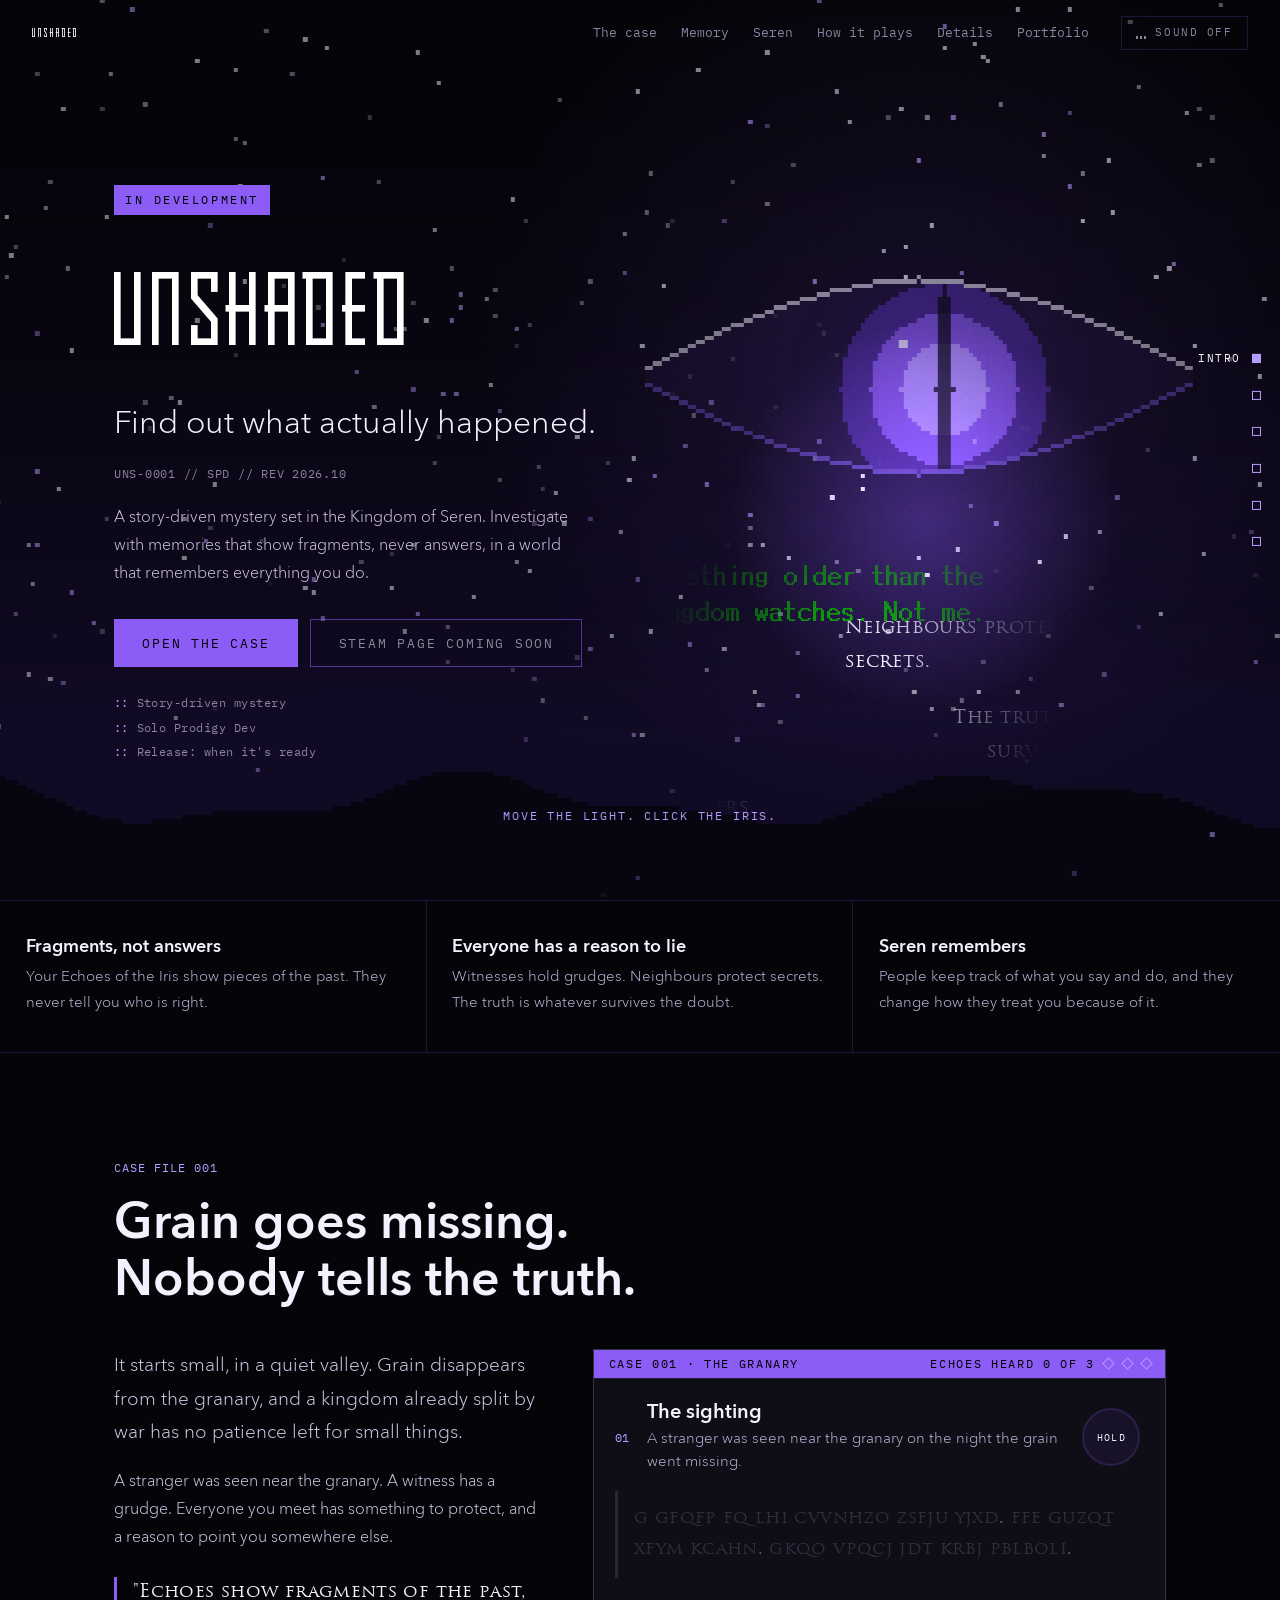
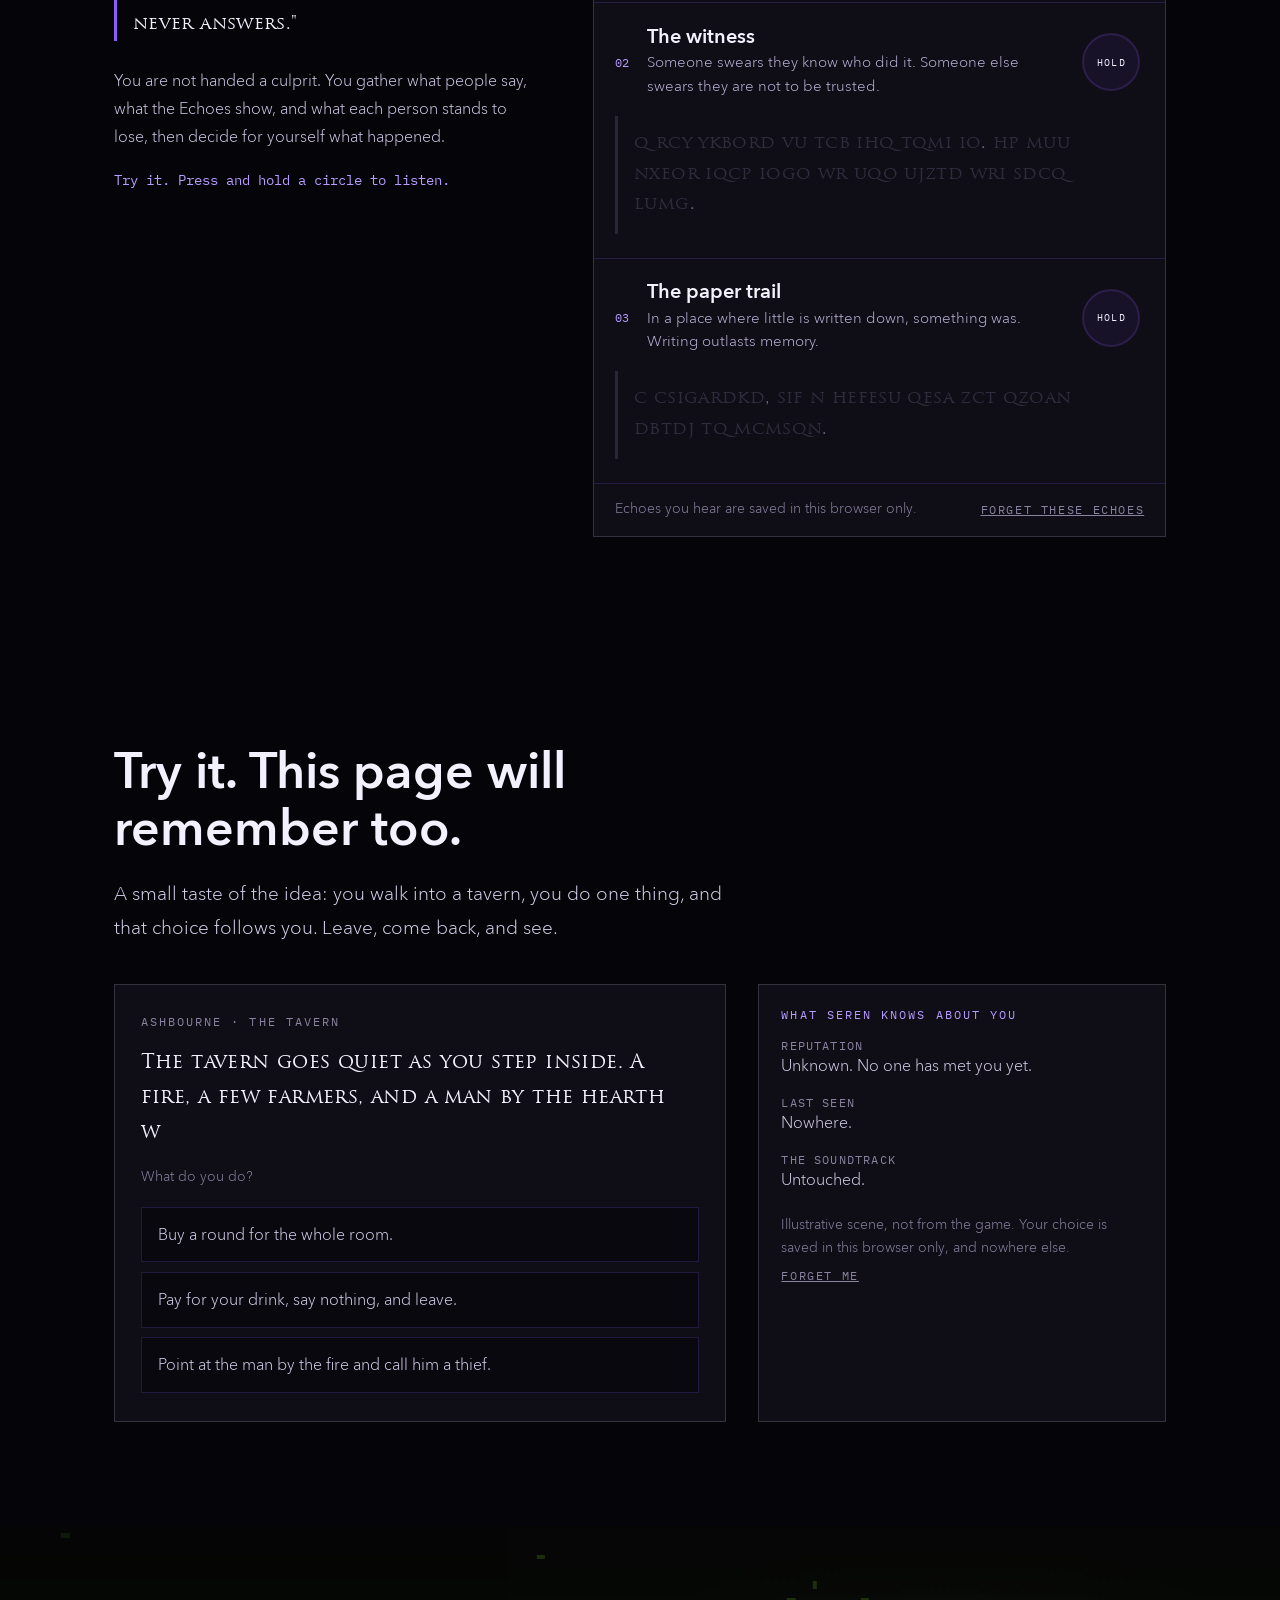
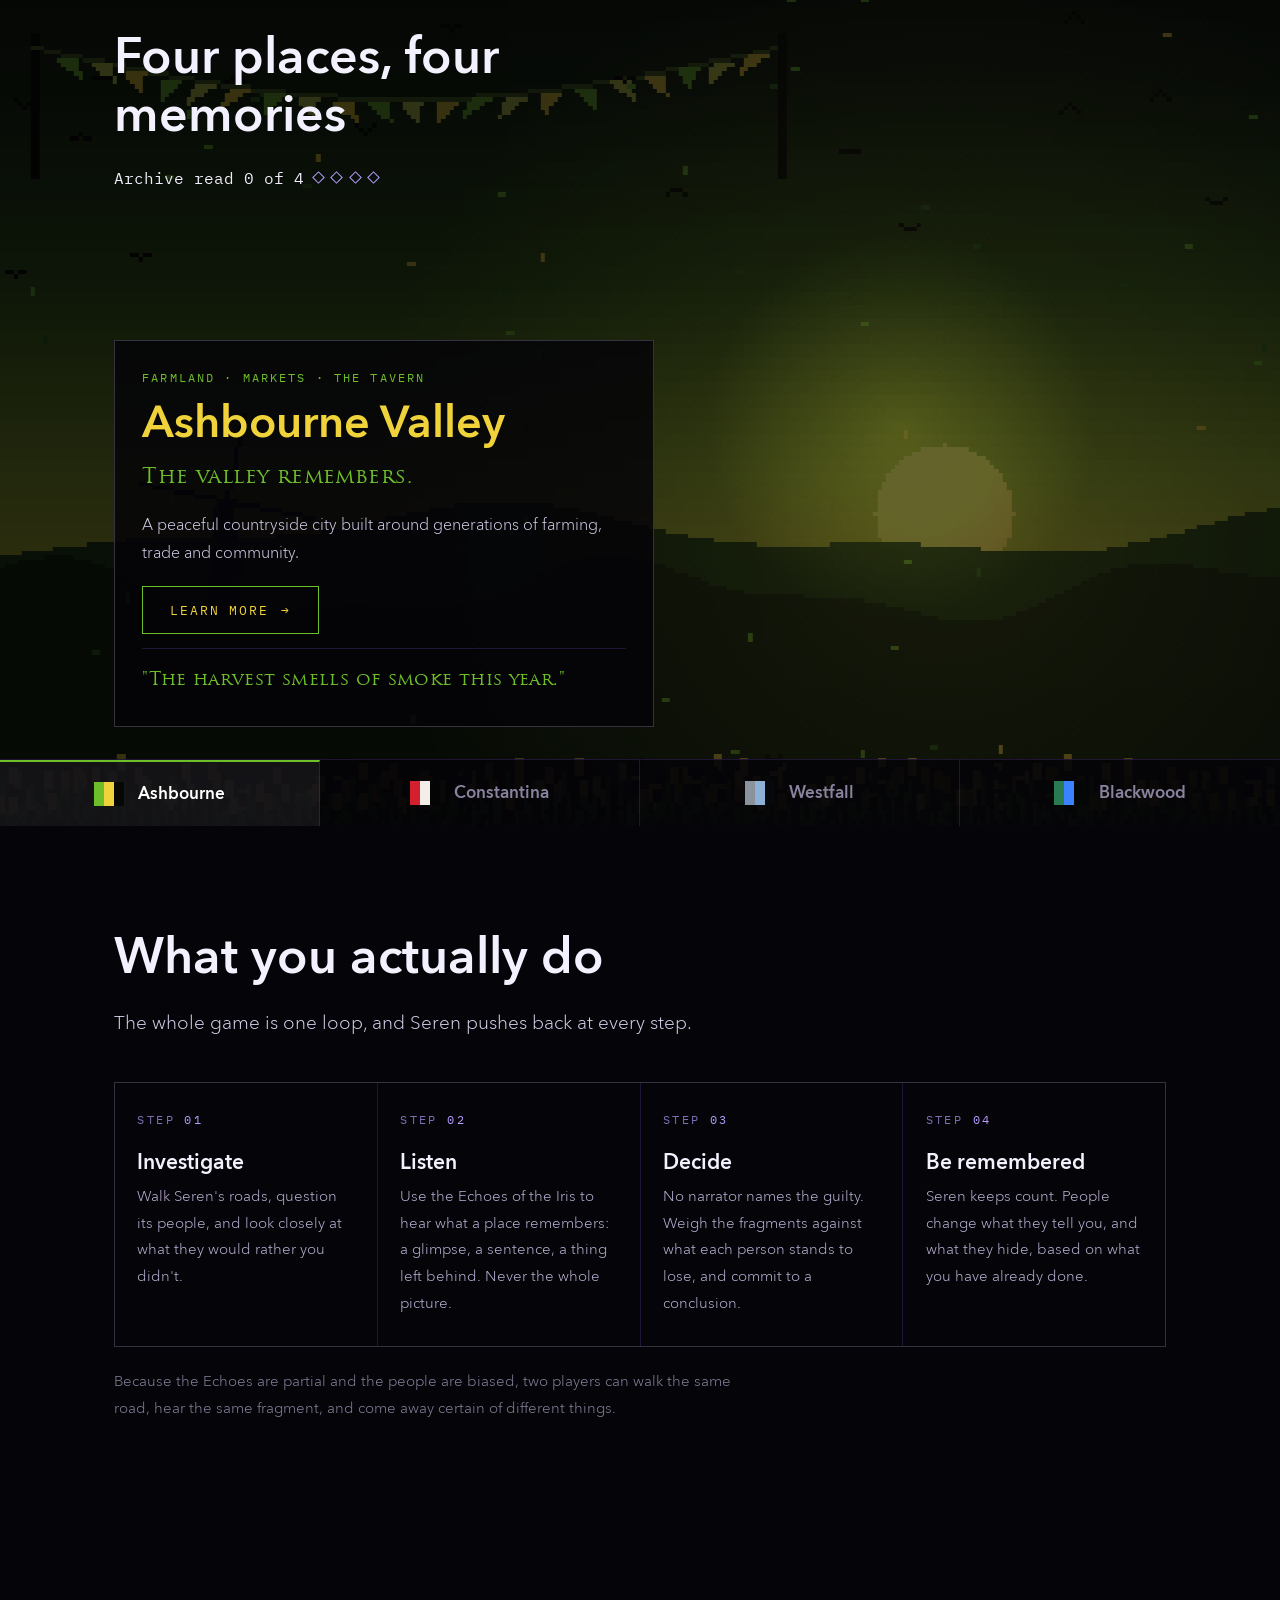
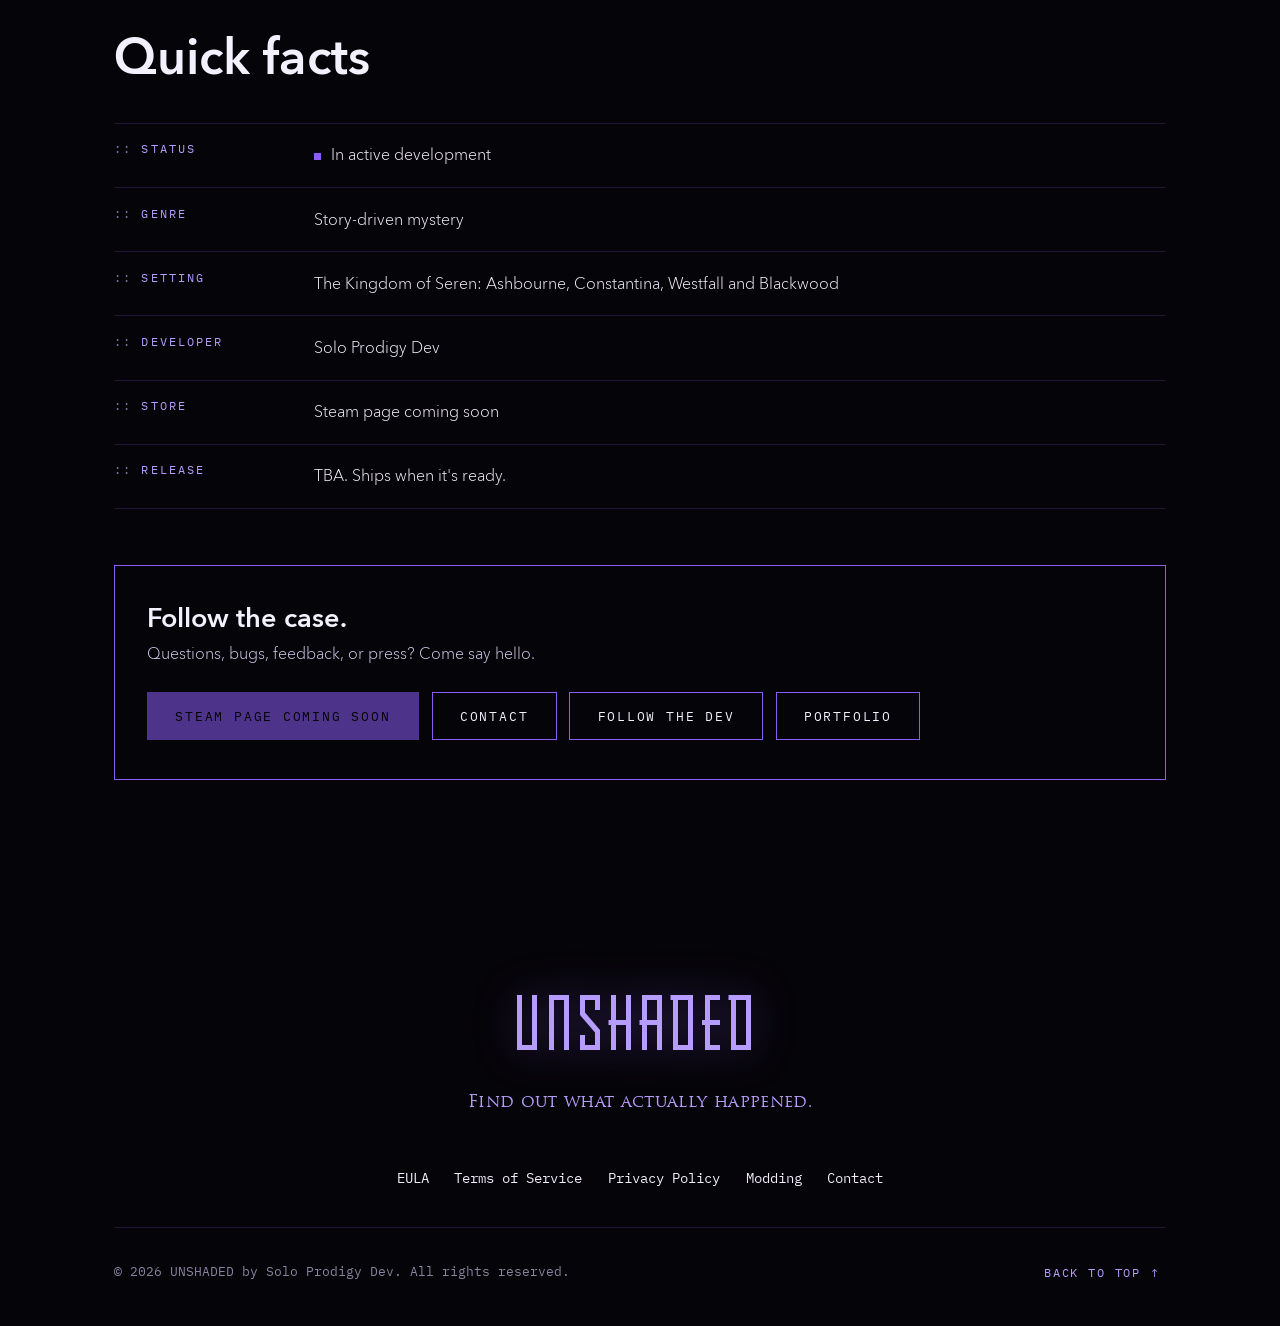
<file: unshaded/index.html>
<!DOCTYPE html>
<html lang="en">
<head>
<meta charset="UTF-8">
<meta name="viewport" content="width=device-width, initial-scale=1">
<title>UNSHADED | Story-Driven Mystery Game | Solo Prodigy Dev</title>
<meta name="description" content="UNSHADED is a story-driven mystery set in the Kingdom of Seren. Memories show fragments, never answers, and the world remembers what you do.">
<meta name="theme-color" content="#050408">
<meta name="color-scheme" content="dark">
<link rel="canonical" href="https://soloprodigydev.github.io/unshaded/">
<link rel="apple-touch-icon" href="../logo.png">
<meta property="og:type" content="website">
<meta property="og:site_name" content="UNSHADED">
<meta property="og:title" content="UNSHADED: find out what actually happened">
<meta property="og:description" content="A story-driven mystery in the Kingdom of Seren. Echoes show fragments, never answers. Everyone has a reason to lie.">
<meta property="og:url" content="https://soloprodigydev.github.io/unshaded/">
<meta property="og:image" content="https://soloprodigydev.github.io/unshaded/og.png">
<meta name="twitter:card" content="summary_large_image">
<meta name="twitter:title" content="UNSHADED: find out what actually happened">
<meta name="twitter:description" content="A story-driven mystery in the Kingdom of Seren. Echoes show fragments, never answers. Everyone has a reason to lie.">
<meta name="twitter:image" content="https://soloprodigydev.github.io/unshaded/og.png">
<script type="application/ld+json">{"@context":"https://schema.org","@graph":[{"@type":"Organization","@id":"https://soloprodigydev.github.io/#studio","name":"Solo Prodigy Dev","url":"https://soloprodigydev.github.io/","logo":"https://soloprodigydev.github.io/logo.png","email":"soloprodigydev@gmail.com","sameAs":["https://github.com/soloprodigydev","https://beacons.ai/soloprodigy"]},{"@type":"VideoGame","@id":"https://soloprodigydev.github.io/unshaded/#game","name":"UNSHADED","url":"https://soloprodigydev.github.io/unshaded/","description":"A story-driven mystery set in the Kingdom of Seren. Echoes of the Iris show fragments of the past, never answers, and the people of Seren remember what you do.","genre":["Mystery","Story-driven","Adventure"],"gamePlatform":"PC (Steam)","image":"https://soloprodigydev.github.io/unshaded/og.png","publisher":{"@id":"https://soloprodigydev.github.io/#studio"},"author":{"@id":"https://soloprodigydev.github.io/#studio"}}]}</script>
<link rel="icon" href="../logo.png">
<style>
@font-face{font-family:Avenir;src:local('AvenirNextWorld-Light'),url(../fonts/AvenirNextWorld-Light.woff) format('woff');font-weight:300;font-display:swap}
@font-face{font-family:Avenir;src:local('AvenirNextWorld-Demi'),url(../fonts/AvenirNextWorld-Demi.woff) format('woff');font-weight:600;font-display:swap}
@font-face{font-family:Trajan;src:local('TrajanPro-Regular'),url(../fonts/TrajanPro-Regular.woff) format('woff');font-weight:400;font-display:swap}
@font-face{font-family:Pixelopolis;src:url(../fonts/Pixelopolis_9000.woff) format('woff');font-display:swap}
@font-face{font-family:Plex;src:url(../fonts/IBMPlexMono-Regular.woff) format('woff');font-weight:400;font-display:swap}
@font-face{font-family:Plex;src:url(../fonts/IBMPlexMono-SemiBold.woff) format('woff');font-weight:600;font-display:swap}
@font-face{font-family:Dotum;src:url(../fonts/dotumche-pixel.woff) format('woff');font-display:swap}

/*
  FONT SYSTEM  (same as the portfolio)
  Avenir Demi    headings          h1-h3, .hd
  Avenir Light   body              default
  Plex           UI / metadata     .mono, nav, labels
  Pixelopolis    UNSHADED brand    .pix
  Trajan         in-world text     .world   (echoes, whispers, dialogue)
  Dotum          the Ancient       .ancient
*/
@property --acc{syntax:'<color>';inherits:true;initial-value:#8b5cf6}
@property --acc2{syntax:'<color>';inherits:true;initial-value:#f4f1ff}
@property --acc3{syntax:'<color>';inherits:true;initial-value:#4b2a9e}
@property --ac{syntax:'<color>';inherits:true;initial-value:#8b5cf6}
:root{transition:--ac .9s}
:root{--ink:#050408;--bone:#f1ecfa;--dim:#8a829f;--line:rgba(139,92,246,.2);--acc:#8b5cf6;--acc2:#f4f1ff;--acc3:#4b2a9e;--glow:#b79cff}
*{margin:0;padding:0;box-sizing:border-box}
html{scroll-behavior:smooth}
body{background:var(--ink);color:var(--bone);font:300 16px/1.75 Avenir,'Avenir Next',system-ui,sans-serif;overflow-x:hidden}
a{color:var(--glow)}
:focus-visible{outline:2px solid var(--glow);outline-offset:3px}
button{font:inherit;color:inherit;background:none;border:0;cursor:pointer}
.pix{font-family:Pixelopolis,monospace;-webkit-font-smoothing:none;font-weight:400}
h1,h2,h3,.hd{font-family:Avenir,'Avenir Next',system-ui,sans-serif;font-weight:600;line-height:1.15}
.mono,header nav a,.eyebrow,.stamp,.meta,footer,.sound,.rail a,.tracker,.hintline,.lamp-hint{font-family:Plex,monospace;font-weight:400}
.world{font-family:Trajan,'Trajan Pro',Georgia,serif;font-weight:400;letter-spacing:.02em}
.ancient{font-family:Dotum,Plex,monospace;color:#0ABF00}
.wrap{width:100%;max-width:1100px;margin:0 auto;padding:0 1.5rem}
.eyebrow{font-size:.78rem;letter-spacing:.2em;text-transform:uppercase;color:var(--glow);margin-bottom:1rem;display:flex;align-items:center;gap:.9rem}
.eyebrow::after{content:"";width:48px;height:1px;background:var(--acc);opacity:.6}
h2{font-size:clamp(1.9rem,4.6vw,3.1rem);color:var(--acc2);margin-bottom:1.2rem;max-width:20ch}
.lead{font-size:1.2rem;color:#d6cfeb;max-width:58ch}
section{position:relative;padding:6.5rem 0}
.rv{opacity:0;transform:translateY(22px);transition:opacity .8s,transform .8s cubic-bezier(.2,.8,.2,1)}
.rv.in{opacity:1;transform:none}
.sr{position:absolute;width:1px;height:1px;overflow:hidden;clip:rect(0 0 0 0);white-space:nowrap}

/* progress + header + rail + sound */
.prog{position:fixed;top:0;left:0;right:0;height:2px;z-index:70;background:linear-gradient(90deg,var(--acc3),var(--glow));transform:scaleX(0);transform-origin:left;box-shadow:0 0 calc(var(--beat,0)*16px) var(--glow)}
header{position:fixed;top:0;left:0;right:0;z-index:50;display:flex;justify-content:space-between;align-items:center;gap:.6rem 2rem;flex-wrap:wrap;padding:1rem 2rem;background:linear-gradient(rgba(5,4,8,.92),rgba(5,4,8,0));transition:background .4s}
header.solid{background:rgba(5,4,8,.9);backdrop-filter:blur(14px);-webkit-backdrop-filter:blur(14px);border-bottom:1px solid var(--line)}
header .brand{font-size:1.05rem;letter-spacing:.12em;color:#fff;text-decoration:none}
header nav{display:flex;flex-wrap:wrap;gap:.1rem 1.5rem;margin-left:auto}
header nav a{color:var(--dim);text-decoration:none;font-size:.82rem;transition:color .25s}
header nav a:hover,header nav a.on{color:#fff}
header nav a.on{text-decoration:underline;text-decoration-color:var(--acc);text-underline-offset:6px}
.rail{position:fixed;right:1.2rem;top:50%;transform:translateY(-50%);z-index:40;display:none;flex-direction:column;gap:1.1rem;align-items:flex-end}
.rail a{display:flex;align-items:center;gap:.7rem;color:var(--dim);text-decoration:none;font-size:.68rem;letter-spacing:.14em;text-transform:uppercase}
.rail a span{opacity:0;transform:translateX(6px);transition:opacity .3s,transform .3s}
.rail a i{width:9px;height:9px;border:1px solid var(--glow);transform:rotate(45deg);transition:background .3s,box-shadow .3s}
.rail a:hover span,.rail a.on span{opacity:1;transform:none;color:#fff}
.rail a.on i{background:var(--glow);box-shadow:0 0 12px var(--glow)}
@media(min-width:1200px){.rail{display:flex}}
.sound{display:flex;align-items:center;gap:.6rem;padding:.4rem .9rem;font-size:.7rem;letter-spacing:.14em;text-transform:uppercase;color:var(--dim);border:1px solid var(--line);border-radius:999px;transition:color .3s,border-color .3s}
.sound:hover{color:#fff;border-color:var(--acc)}
.sound[aria-pressed=true]{color:#fff;border-color:var(--glow)}
.sound .bars{display:flex;align-items:flex-end;gap:2px;height:12px}
.sound .bars i{width:2px;height:3px;background:currentColor}
.sound[aria-pressed=true] .bars i{animation:eq 1.1s ease-in-out infinite}
.sound .bars i:nth-child(2){animation-delay:-.4s}.sound .bars i:nth-child(3){animation-delay:-.8s}
@keyframes eq{0%,100%{height:3px}50%{height:12px}}
.sound.live .bars i{animation:none;transition:height .08s linear}
.sndwrap{display:flex;align-items:center;gap:.8rem}
.vol{width:74px;height:14px;accent-color:var(--glow);cursor:pointer;display:none}
.sound[aria-pressed=true]+.vol{display:block}

/* hero: the page is in shade, your cursor is the light */
.hero{min-height:100svh;display:flex;align-items:center;position:relative;overflow:hidden;padding:7rem 0 4rem;touch-action:pan-y}
#sky{position:absolute;inset:0;width:100%;height:100%;image-rendering:pixelated;image-rendering:crisp-edges;z-index:0}
.hero::after{content:"";position:absolute;inset:0;z-index:1;pointer-events:none;background:radial-gradient(ellipse 85% 75% at 60% 45%,transparent 40%,rgba(5,4,8,.7) 100%),linear-gradient(90deg,rgba(5,4,8,.72) 0%,rgba(5,4,8,.3) 45%,transparent 75%),linear-gradient(transparent 70%,var(--ink))}
.whispers{position:absolute;inset:0;z-index:2;pointer-events:none;-webkit-mask-image:radial-gradient(circle 200px at var(--lx,30%) var(--ly,60%),#000 12%,transparent 100%);mask-image:radial-gradient(circle 200px at var(--lx,30%) var(--ly,60%),#000 12%,transparent 100%)}
.whispers p{position:absolute;max-width:26ch;font-size:clamp(.95rem,1.5vw,1.3rem);color:var(--acc2);text-shadow:0 0 18px rgba(183,156,255,.8)}
.whispers p.ancient{color:#0ABF00;text-shadow:0 0 14px rgba(10,191,0,.7);font-size:clamp(1rem,1.6vw,1.4rem)}
.hero::before{content:"";position:absolute;inset:0;z-index:2;pointer-events:none;background:radial-gradient(circle 170px at var(--lx,30%) var(--ly,60%),rgba(183,156,255,.2),rgba(139,92,246,.07) 55%,transparent)}
.hero .wrap{position:relative;z-index:3}
.stamp{display:inline-block;font-size:.72rem;letter-spacing:.22em;text-transform:uppercase;color:var(--glow);border:1px solid var(--glow);padding:.35rem .8rem;transform:rotate(-2.5deg);margin-bottom:1.6rem}
h1.pix{font-size:clamp(3rem,12vw,8.5rem);letter-spacing:.04em;line-height:1;color:transparent;background:linear-gradient(100deg,var(--acc),var(--acc3) 55%,var(--acc2));-webkit-background-clip:text;background-clip:text;filter:drop-shadow(0 0 calc(30px + var(--beat,0)*34px) rgba(139,92,246,calc(.45 + var(--beat,0)*.35)));animation:rise 2.6s .5s ease both}
@keyframes rise{from{opacity:0;filter:blur(16px)}}
.hero .tagline{font-size:clamp(1.3rem,3vw,2rem);color:var(--acc2);margin:1.2rem 0 .8rem;font-weight:300;animation:rise 2s 1.6s ease both}
.hero .sub{max-width:52ch;color:#cfc7e6;margin-bottom:2rem;animation:rise 2s 2s ease both}
.hero .btns,.hero .meta{animation:rise 2s 2.3s ease both}
.meta{font-size:.78rem;color:var(--dim);letter-spacing:.08em;display:flex;flex-wrap:wrap;gap:.3rem 1.2rem;margin-top:2rem}
.btns{display:flex;flex-wrap:wrap;gap:.8rem}
.btn{font:400 .8rem Plex,monospace;letter-spacing:.14em;text-transform:uppercase;text-decoration:none;padding:.9rem 1.7rem;border:1px solid var(--acc);color:var(--acc2);border-radius:4px;transition:background .25s,box-shadow .25s,transform .25s,translate .25s;display:inline-block;cursor:pointer}
.btn:hover{background:rgba(139,92,246,.28);transform:translateY(-2px)}
.btn.solid{background:var(--acc);color:#fff}
.btn.solid:hover{background:#9d78ff}
.btn[aria-disabled=true]{opacity:.55;pointer-events:none}
.lamp-hint{position:absolute;z-index:3;left:50%;bottom:4.6rem;transform:translateX(-50%);font-size:.72rem;letter-spacing:.16em;text-transform:uppercase;color:var(--glow);white-space:nowrap;transition:opacity 1s;animation:rise 2s 3.2s ease both}
.lamp-hint.hide{opacity:0}
.scroll{position:absolute;bottom:1.6rem;left:50%;transform:translateX(-50%);z-index:3;width:1px;height:46px;background:linear-gradient(var(--glow),transparent);animation:drop 2.2s ease-in-out infinite}
@keyframes drop{0%{transform:translateX(-50%) scaleY(0);transform-origin:top}50%{transform:translateX(-50%) scaleY(1);transform-origin:top}51%{transform-origin:bottom}100%{transform:translateX(-50%) scaleY(0);transform-origin:bottom}}

/* pillars strip */
.pillars{display:grid;grid-template-columns:repeat(3,1fr);border-top:1px solid var(--line);border-bottom:1px solid var(--line)}
.pillars div{padding:2.2rem 1.6rem;border-right:1px solid var(--line)}
.pillars div:last-child{border-right:0}
.pillars h3{font-size:1.15rem;color:var(--acc2);margin-bottom:.4rem}
.pillars p{font-size:.95rem;color:#bdb4d8}

/* the case: hold to listen */
.case{display:grid;grid-template-columns:minmax(0,.85fr) minmax(0,1.15fr);gap:3.5rem;align-items:start;margin-top:2.5rem}
.case .intro{position:sticky;top:6.5rem}
.case .intro p{color:#d0c8e6;margin-bottom:1.1rem}
.case .intro .world{font-size:1.15rem;color:var(--acc2);border-left:3px solid var(--acc);padding-left:1rem;margin:1.6rem 0}
.file{background:rgba(20,14,38,.6);border:1px solid var(--line);border-radius:10px;overflow:hidden}
.fhead{display:flex;justify-content:space-between;align-items:center;gap:1rem;flex-wrap:wrap;padding:.9rem 1.3rem;font:400 .74rem Plex,monospace;letter-spacing:.14em;text-transform:uppercase;color:var(--dim)}
.tracker{display:flex;align-items:center;gap:.6rem}
.tracker u{width:9px;height:9px;border:1px solid var(--glow);transform:rotate(45deg);transition:background .5s,box-shadow .5s}
.tracker u.on{background:var(--glow);box-shadow:0 0 10px var(--glow)}
.threads{list-style:none}
.thread{border-top:1px solid var(--line);padding:1.4rem 1.3rem 1.5rem;transition:background .8s}
.thread.heard{background:linear-gradient(90deg,rgba(139,92,246,.12),transparent)}
.tmain{display:grid;grid-template-columns:auto 1fr auto;gap:1rem 1.1rem;align-items:center}
.tnum{font:400 .75rem Plex,monospace;color:var(--glow)}
.tmain h3{font-size:1.25rem;color:var(--acc2);margin-bottom:.15rem}
.tmain p{font-size:.95rem;color:#bdb4d8;line-height:1.55}
.listen{position:relative;width:66px;height:66px;border-radius:50%;display:grid;place-items:center;touch-action:none;-webkit-user-select:none;user-select:none;-webkit-touch-callout:none;-webkit-tap-highlight-color:transparent}
.listen svg{position:absolute;inset:0;transform:rotate(-90deg)}
.listen .bg{fill:rgba(139,92,246,.08);stroke:var(--line);stroke-width:2;transition:fill .3s}
.listen .fg{fill:none;stroke:var(--glow);stroke-width:3;stroke-linecap:round;stroke-dasharray:176;stroke-dashoffset:176}
.listen span{position:relative;font:400 .6rem Plex,monospace;letter-spacing:.14em;text-transform:uppercase;color:var(--acc2)}
.listen:hover .bg,.listen.on .bg{fill:rgba(139,92,246,.3)}
.listen.on{animation:throb .5s ease-in-out infinite alternate}
@keyframes throb{to{box-shadow:0 0 26px rgba(183,156,255,.5)}}
.frag{font-size:1.1rem;margin-top:1.1rem;min-height:4.4em;padding:.8rem 1rem;border-left:3px solid #2a2538;color:#6f6788;border-radius:0 6px 6px 0;transition:background .6s,border-color .6s,color .6s;overflow-wrap:anywhere}
.frag i{font-style:normal;opacity:.35}
.thread.heard .frag{border-color:var(--acc);color:var(--acc2);background:rgba(139,92,246,.1)}
.frag.live{border-color:var(--glow);color:#cfc4f5}
.unans{margin-top:1rem}
.unans[hidden]{display:none}
.unans h4{font:400 .72rem Plex,monospace;letter-spacing:.18em;text-transform:uppercase;color:var(--glow);margin-bottom:.5rem}
.unans ul{list-style:none}
.unans li{position:relative;padding-left:1.4rem;margin-bottom:.3rem;color:#d0c8e6;font-size:.95rem}
.unans li::before{content:"?";position:absolute;left:0;font-family:Plex,monospace;color:var(--acc)}
.fnote{display:flex;justify-content:space-between;align-items:center;gap:1rem;flex-wrap:wrap;border-top:1px solid var(--line);padding:.9rem 1.3rem;font-size:.85rem;color:var(--dim)}
.reset{font:400 .72rem Plex,monospace;letter-spacing:.14em;text-transform:uppercase;color:var(--dim);text-decoration:underline;width:max-content}
.reset:hover{color:#fff}
.all{margin-top:1.4rem;padding:1.3rem 1.4rem;border:1px solid rgba(183,156,255,.5);border-radius:10px;background:rgba(139,92,246,.1);box-shadow:0 0 40px rgba(139,92,246,.18);animation:rise 1.4s ease both}
.all[hidden]{display:none}
.all p{color:var(--acc2);font-size:1.1rem;margin-bottom:.9rem}

/* loop */
.loop{display:grid;grid-template-columns:repeat(4,1fr);gap:1px;background:var(--line);border:1px solid var(--line);border-radius:10px;overflow:hidden;margin-top:2.6rem}
.loop article{background:var(--ink);padding:1.8rem 1.4rem;position:relative}
.loop article::before{content:"";position:absolute;inset:0;background:radial-gradient(circle at 20% 0,rgba(139,92,246,.18),transparent 60%);opacity:0;transition:opacity .4s}
.loop article:hover::before{opacity:1}
.loop .n{font:400 .75rem Plex,monospace;color:var(--glow);letter-spacing:.2em;margin-bottom:1.6rem;display:block}
.loop h3{font-size:1.3rem;color:var(--acc2);margin-bottom:.5rem;position:relative}
.loop p{font-size:.95rem;color:#bdb4d8;position:relative}
.loopnote{margin-top:1.4rem;font-size:.95rem;color:var(--dim);max-width:70ch}

/* memory demo */
.mem{background:linear-gradient(180deg,transparent,rgba(75,42,158,.14) 40%,transparent)}
.stage{margin-top:2.4rem;display:grid;grid-template-columns:minmax(0,1.2fr) minmax(0,.8fr);gap:2rem;align-items:stretch}
.scene{position:relative;overflow:hidden;background:rgba(10,7,20,.8);border:1px solid var(--line);border-radius:10px;padding:1.8rem 1.6rem;display:flex;flex-direction:column;gap:1.1rem;min-height:360px}
.scene::before{content:"";position:absolute;left:-20%;right:-20%;bottom:-35%;height:75%;background:radial-gradient(ellipse at 50% 100%,rgba(255,140,60,.26),transparent 65%);animation:fire 3.2s ease-in-out infinite;pointer-events:none}
@keyframes fire{0%,100%{opacity:.7;transform:scale(1)}30%{opacity:1;transform:scale(1.06)}60%{opacity:.62;transform:scale(.98)}}
.scene>*{position:relative}
.scene .where{font:400 .72rem Plex,monospace;letter-spacing:.18em;text-transform:uppercase;color:var(--dim)}
.scene .say{font-size:1.25rem;color:var(--acc2);flex:1}
.scene .say small{display:block;margin-top:.8rem;font:300 .9rem Avenir,system-ui,sans-serif;color:var(--dim);letter-spacing:0;opacity:0;transition:opacity 1.2s}
.scene .say small.in{opacity:1}
.choices{display:grid;gap:.6rem}
.choices button{text-align:left;padding:.8rem 1rem;border:1px solid var(--line);border-radius:6px;color:#d6cfeb;background:rgba(5,4,8,.5);transition:border-color .25s,background .25s,transform .25s}
.choices button:hover{border-color:var(--acc);background:rgba(139,92,246,.14);transform:translateX(4px)}
.ledger2{background:rgba(20,14,38,.5);border:1px solid var(--line);border-radius:10px;padding:1.4rem}
.ledger2 h3{font:400 .72rem Plex,monospace;letter-spacing:.18em;text-transform:uppercase;color:var(--glow);margin-bottom:1rem}
.ledger2 dl{display:grid;gap:.9rem}
.ledger2 dt{font:400 .74rem Plex,monospace;color:var(--dim);letter-spacing:.1em;text-transform:uppercase}
.ledger2 dd{color:#d6cfeb;font-size:.98rem}
.ledger2 .note{margin-top:1.2rem;font-size:.85rem;color:var(--dim)}
.ledger2 .reset{margin-top:.4rem;display:block}

/* the kingdom: full-bleed pixel worlds */
#seren{padding:0;min-height:max(100svh,780px);display:flex;flex-direction:column;overflow:hidden;transition:--acc .9s,--acc2 .9s,--acc3 .9s}
#land{position:absolute;inset:0;width:100%;height:100%;image-rendering:pixelated;image-rendering:crisp-edges;z-index:0}
#seren .veil{position:absolute;inset:0;z-index:1;pointer-events:none;background:radial-gradient(ellipse 85% 75% at 50% 45%,transparent 45%,rgba(5,4,8,.72) 100%),linear-gradient(90deg,rgba(5,4,8,.55),rgba(5,4,8,.08) 60%,transparent),linear-gradient(rgba(5,4,8,.85),transparent 22%,transparent 50%,rgba(5,4,8,.88))}
.blink{position:absolute;inset:0;z-index:4;pointer-events:none;overflow:hidden}
.blink i{position:absolute;left:-5%;right:-5%;height:51%;background:#020104;transform:scaleY(0)}
.blink i:first-child{top:0;transform-origin:top;border-radius:0 0 50% 50%/0 0 14% 14%}
.blink i:last-child{bottom:0;transform-origin:bottom;border-radius:50% 50% 0 0/14% 14% 0 0}
.blink.go i{animation:lid .75s cubic-bezier(.5,0,.5,1)}
@keyframes lid{0%{transform:scaleY(0)}38%{transform:scaleY(1)}62%{transform:scaleY(1)}100%{transform:scaleY(0)}}
.rg{position:relative;z-index:2;flex:1;display:flex;flex-direction:column;padding-top:6.5rem;padding-bottom:2rem}
.rg h2{color:#f4f1ff}

.rpanel{margin-top:auto;width:min(540px,100%);border:1px solid color-mix(in oklch,var(--acc) 45%,transparent);border-radius:10px;padding:1.8rem 1.7rem;background:rgba(5,4,8,.66);backdrop-filter:blur(10px);-webkit-backdrop-filter:blur(10px);display:flex;flex-direction:column;gap:.9rem;min-height:330px}
.rpanel h3{font-size:clamp(2rem,4vw,2.8rem);color:var(--acc2)}
.rpanel .kind{font:400 .74rem Plex,monospace;letter-spacing:.18em;text-transform:uppercase;color:var(--acc)}
.rpanel p{color:#d6cfeb;max-width:56ch}
.rpanel .scene-note{font-size:.9rem;color:var(--dim)}
.rpanel .rtag{font-size:1.3rem;color:var(--acc);margin-top:-.3rem}
.rpanel .learn{align-self:flex-start;margin-top:.3rem;border-color:var(--acc);display:inline-flex;gap:.8rem;align-items:center}
.rpanel .learn span{transition:transform .3s}
.rpanel .learn:hover span{transform:translateX(5px)}
.rtabs button.read .hd::after{content:"";display:inline-block;width:6px;height:6px;margin-left:.6rem;background:var(--acc);transform:rotate(45deg);vertical-align:middle}
.rpanel .whisper{margin-top:auto;font-size:1.15rem;color:var(--acc);border-top:1px solid var(--line);padding-top:1rem}
.rpanel .whisper.ancient{color:#0ABF00}
.rtabs{position:relative;z-index:3;display:grid;grid-template-columns:repeat(4,1fr);border-top:1px solid var(--line);background:rgba(5,4,8,.88);backdrop-filter:blur(10px);-webkit-backdrop-filter:blur(10px)}
.rtabs button{display:flex;align-items:center;justify-content:center;gap:.9rem;padding:1.25rem .6rem;border-right:1px solid var(--line);color:var(--dim);font-size:1.05rem;transition:background .5s,color .3s}
.rtabs button:last-child{border-right:0}
.rtabs button:hover{color:#fff}
.rtabs button[aria-selected=true]{color:#fff;background:color-mix(in oklch,var(--acc) 18%,transparent);box-shadow:inset 0 2px var(--acc)}
.rtabs .sw{display:flex}
.rtabs .sw u{width:10px;height:24px}
.rtabs .sw u:first-child{border-radius:3px 0 0 3px}.rtabs .sw u:last-child{border-radius:0 3px 3px 0}

/* reactive layer: cursor aura, now playing, sound prompt */
.aura{position:fixed;left:0;top:0;width:460px;height:460px;margin:-230px 0 0 -230px;border-radius:50%;pointer-events:none;z-index:2;mix-blend-mode:screen;background:radial-gradient(circle,color-mix(in srgb,var(--ac) 22%,transparent),transparent 65%);opacity:0;transition:opacity .7s;will-change:transform}
.aura.on{opacity:1}.aura.off{opacity:0}
@media(hover:none){.aura{display:none}}
.np{position:fixed;right:1.2rem;bottom:5.2rem;z-index:60;display:flex;align-items:center;gap:.9rem;max-width:calc(100vw - 2.4rem);padding:.7rem 1.1rem;background:rgba(5,4,8,.84);border:1px solid color-mix(in srgb,var(--glow) 40%,transparent);border-radius:8px;backdrop-filter:blur(12px);-webkit-backdrop-filter:blur(12px);opacity:0;transform:translateY(14px);pointer-events:none;transition:opacity .6s,transform .6s cubic-bezier(.2,.8,.2,1)}
.np.show{opacity:1;transform:none}
.np i{width:7px;height:7px;background:var(--glow);transform:rotate(45deg);box-shadow:0 0 calc(4px + var(--beat,0)*14px) var(--glow);flex:none}
.np small{display:block;font:400 .64rem Plex,monospace;letter-spacing:.16em;text-transform:uppercase;color:var(--dim)}
.np b{display:block;font:400 1rem Trajan,'Trajan Pro',Georgia,serif;color:var(--acc2);letter-spacing:.02em}
.sndask{position:fixed;top:4.6rem;right:1.2rem;z-index:60;display:flex;align-items:center;gap:.9rem;padding:.55rem .6rem .55rem 1.1rem;background:rgba(10,7,20,.92);border:1px solid var(--line);border-radius:999px;backdrop-filter:blur(12px);-webkit-backdrop-filter:blur(12px);font:400 .72rem Plex,monospace;letter-spacing:.1em;color:var(--bone);opacity:0;transform:translateY(-12px);pointer-events:none;transition:opacity .6s,transform .6s cubic-bezier(.2,.8,.2,1)}
.sndask.show{opacity:1;transform:none;pointer-events:auto}
.sndask .btn{padding:.45rem .9rem;font-size:.68rem;border-radius:999px}
.sndask .x{width:26px;height:26px;border-radius:50%;color:var(--dim);line-height:1}
.sndask .x:hover{color:#fff}

/* lore archive: the deeper record */
dialog.lore{position:fixed;inset:0;width:100%;height:100%;max-width:none;max-height:none;margin:0;padding:0;border:0;background:var(--ink);color:var(--bone);overflow-y:auto;overscroll-behavior:contain;scroll-behavior:auto}
dialog.lore:not([open]){display:none}
dialog.lore::backdrop{background:#000}
dialog.lore[open]{animation:loreIn .9s cubic-bezier(.2,.7,.2,1) both}
dialog.lore.out{animation:loreOut .35s ease forwards}
@keyframes loreIn{from{clip-path:circle(0 at var(--ox,50%) var(--oy,80%))}to{clip-path:circle(160vmax at var(--ox,50%) var(--oy,80%))}}
@keyframes loreOut{to{opacity:0}}
.lore .fx{position:fixed;inset:0;pointer-events:none;z-index:0;background:radial-gradient(ellipse 80% 55% at 15% 0,color-mix(in oklch,var(--acc3) 60%,transparent),transparent 70%),radial-gradient(ellipse 60% 50% at 100% 100%,color-mix(in oklch,var(--acc3) 35%,transparent),transparent 70%),radial-gradient(circle 380px at var(--mx,70%) var(--my,30%),color-mix(in oklch,var(--acc) 15%,transparent),transparent 70%)}
.lore .lbar{position:fixed;top:0;left:0;right:0;height:2px;z-index:5;background:var(--acc);transform:scaleX(0);transform-origin:left;box-shadow:0 0 calc(var(--beat,0)*14px) var(--acc)}
.lore .lclose{position:fixed;top:1rem;right:1.2rem;z-index:5;font:400 .72rem Plex,monospace;letter-spacing:.16em;text-transform:uppercase;color:var(--dim);padding:.55rem 1rem;border:1px solid var(--line);border-radius:999px;background:rgba(5,4,8,.7);backdrop-filter:blur(8px);-webkit-backdrop-filter:blur(8px);transition:color .25s,border-color .25s}
.lore .lclose:hover{color:#fff;border-color:var(--acc)}
.lw{position:relative;z-index:1;max-width:740px;margin:0 auto;padding:7rem 1.5rem 5rem}
.lw.swap{animation:rise 1s ease both}
.lore .kind{font:400 .74rem Plex,monospace;letter-spacing:.2em;text-transform:uppercase;color:var(--acc);display:flex;align-items:center;gap:.9rem}
.lore .kind::after{content:"";width:48px;height:1px;background:var(--acc);opacity:.6}
.lore h2{max-width:none;font-size:clamp(2.6rem,8vw,5rem);color:var(--acc2);margin:1rem 0 .6rem}
.lore .tag{font-size:1.5rem;color:var(--acc)}
.lore .scn{margin:1.2rem 0 0;color:var(--dim);font-size:.95rem;max-width:52ch}
.lore .rule{height:1px;margin:2.6rem 0 3rem;background:linear-gradient(90deg,var(--acc),transparent)}
.lp{font-size:1.14rem;line-height:1.9;color:#d9d2ee;margin:0 0 1.5rem}
.lp.lead{font-size:1.32rem;color:var(--acc2)}
.lp.beat{font-family:Trajan,'Trajan Pro',Georgia,serif;font-size:1.45rem;line-height:1.5;color:var(--acc2);margin:2.4rem 0;padding-left:1.2rem;border-left:3px solid var(--acc)}
.lp em{font-style:normal;font-family:Plex,monospace;font-size:.92em;letter-spacing:.14em;color:var(--acc);border:1px solid color-mix(in srgb,var(--acc) 55%,transparent);padding:.05em .45em;border-radius:3px;white-space:nowrap}
.twin{display:grid;grid-template-columns:1fr 1fr;gap:1rem;margin:2.8rem 0}
.twin>div{border:1px solid color-mix(in srgb,var(--acc) 35%,transparent);border-radius:10px;padding:1.4rem 1.3rem;background:rgba(5,4,8,.55);transition:opacity .4s,border-color .4s,transform .4s}
.twin>div:hover{border-color:var(--acc);transform:translateY(-3px)}
.twin:hover>div:not(:hover){opacity:.45}
.twin small{display:block;font:400 .68rem Plex,monospace;letter-spacing:.18em;text-transform:uppercase;color:var(--acc);margin-bottom:.8rem}
.twin p{font-size:1.1rem;line-height:1.6;color:var(--acc2)}
.lore .q{margin:4rem 0 3rem;padding:2rem 0 0;border-top:1px solid color-mix(in srgb,var(--acc) 40%,transparent)}
.lore .q small{font:400 .7rem Plex,monospace;letter-spacing:.2em;text-transform:uppercase;color:var(--dim)}
.lore .q p{font-size:clamp(1.5rem,3.6vw,2.2rem);line-height:1.3;color:var(--acc2);margin-top:.8rem}
.lnav{display:flex;flex-wrap:wrap;justify-content:space-between;gap:.8rem;margin-top:2rem}
.lnav .btn{background:rgba(5,4,8,.5)}
.sealed .bar{display:block;height:1.15rem;margin:0 0 .8rem;border-radius:2px;background:#000;border:1px solid color-mix(in srgb,var(--acc) 30%,transparent);position:relative;overflow:hidden}
.sealed .bar::after{content:"";position:absolute;inset:0;background:linear-gradient(90deg,transparent,color-mix(in srgb,var(--acc) 40%,transparent),transparent);transform:translateX(-100%);animation:sweep 5s ease-in-out infinite}
@keyframes sweep{60%,100%{transform:translateX(100%)}}
.sealed .ancient{font-size:1.4rem;margin:2.2rem 0 .6rem}
.sealed .note{color:var(--dim);font-size:.95rem}

/* details */
.spec{width:100%;border-collapse:collapse;margin-top:2.2rem}
.spec tr{border-bottom:1px solid var(--line)}
.spec tr:first-child{border-top:1px solid var(--line)}
.spec td{padding:1.1rem 0;vertical-align:top}
.spec td:first-child{font:400 .74rem Plex,monospace;letter-spacing:.18em;text-transform:uppercase;color:var(--glow);width:200px;padding-right:1rem}
.dot{display:inline-block;width:7px;height:7px;border-radius:50%;background:var(--acc);margin-right:.6rem;animation:pulse 2s ease-in-out infinite}
@keyframes pulse{0%,100%{box-shadow:0 0 0 0 rgba(139,92,246,.6)}50%{box-shadow:0 0 0 6px rgba(139,92,246,0)}}
.cta{margin-top:3.5rem;border:1px solid rgba(139,92,246,.35);background:rgba(139,92,246,.07);border-radius:12px;padding:2.4rem 2rem;display:flex;flex-wrap:wrap;gap:1.5rem 3rem;align-items:center;justify-content:space-between}
.cta h3{font-size:1.7rem;color:var(--acc2)}
.cta p{color:#cfc7e6;margin-top:.3rem}

footer{border-top:1px solid var(--line);padding:2.4rem 1.5rem;text-align:center;font-size:.8rem;color:var(--dim)}
footer .links{display:flex;flex-wrap:wrap;justify-content:center;gap:.4rem 1.6rem;margin-bottom:.9rem}
footer a{color:var(--dim);text-decoration:none}footer a:hover{color:#fff}

@media(max-width:900px){
  header{background:rgba(5,4,8,.94);border-bottom:1px solid var(--line)}
  header nav a:nth-child(n+6):not(:last-child){display:none}
  .case,.stage{grid-template-columns:1fr}
  .loop{grid-template-columns:1fr 1fr}
  .pillars{grid-template-columns:1fr}.pillars div{border-right:0;border-bottom:1px solid var(--line)}.pillars div:last-child{border-bottom:0}
  .hero::after{background:linear-gradient(rgba(5,4,8,.55),rgba(5,4,8,.75) 60%,var(--ink))}
  #seren .veil{background:linear-gradient(rgba(5,4,8,.85),transparent 25%,transparent 35%,rgba(5,4,8,.92))}
  .lamp-hint{bottom:5.2rem}
}
@media(max-width:700px){
  .vol{display:none!important}.twin{grid-template-columns:1fr}.sndask{left:1rem;right:1rem;top:4.2rem;justify-content:space-between;white-space:normal}.np{bottom:4.6rem;right:.8rem}
  header nav{display:none}
  header{flex-wrap:nowrap}
  .scroll{display:none}.lamp-hint{bottom:1.3rem}
  .whispers p{left:6%!important;right:auto!important;text-align:left!important;max-width:30ch}
  .whispers p:nth-child(n){display:none}
  .whispers p:nth-child(1){display:block;top:81%!important}
  .whispers p:nth-child(10){display:block;top:88%!important}
  .rpanel{min-height:0}.rpanel .scene-note{display:none}
}
@media(max-width:560px){
  header{padding:.8rem 1rem}section{padding:4.5rem 0}.loop{grid-template-columns:1fr}.spec td:first-child{width:120px}
  .tmain{grid-template-columns:1fr auto}.tnum{display:none}
  .rtabs .sw{display:none}.rtabs button{font-size:.8rem;padding:1.1rem .2rem}
  .rg{padding-top:5.5rem}.rpanel{padding:1.4rem 1.2rem}
}
@media(prefers-reduced-motion:reduce){*,::after{animation:none!important;transition:none!important}html{scroll-behavior:auto}.rv{opacity:1;transform:none}}

/* CINEMATIC LAYER */
.plate{position:absolute;inset:0;z-index:0;overflow:hidden;translate:0 var(--py,0px);scale:1.08;animation:push 40s ease-in-out infinite alternate;will-change:translate,scale}
@keyframes push{from{scale:1.06}to{scale:1.14}}
.plate canvas{transform-origin:50% 55%}
.grain{position:absolute;inset:-50%;z-index:3;pointer-events:none;opacity:.075;mix-blend-mode:overlay;background-image:url("data:image/svg+xml;utf8,<svg xmlns='http://www.w3.org/2000/svg' width='220' height='220'><filter id='n'><feTurbulence type='fractalNoise' baseFrequency='.9' numOctaves='2' stitchTiles='stitch'/><feColorMatrix values='0 0 0 0 1 0 0 0 0 1 0 0 0 0 1 0 0 0 .9 0'/></filter><rect width='100%' height='100%' filter='url(%23n)'/></svg>");animation:grain .9s steps(1) infinite}
@keyframes grain{0%{transform:translate(0,0)}17%{transform:translate(-5%,4%)}34%{transform:translate(4%,-6%)}51%{transform:translate(-3%,-3%)}68%{transform:translate(6%,5%)}85%{transform:translate(-6%,2%)}}
.curtain{position:absolute;inset:0;z-index:6;background:#000;pointer-events:none;animation:curtain 3.2s .15s cubic-bezier(.4,0,.2,1) forwards}
@keyframes curtain{to{opacity:0}}
/* focus-pull: things sharpen into view as you scroll to them (the lore archive keeps its own reveal) */
/* the Ancient: a low murmur at the edge of the screen */
#ancient{position:fixed;left:1.2rem;bottom:1rem;max-width:min(18rem,calc(100vw - 2.4rem));z-index:4;font:400 .66rem/1.5 Dotum,Plex,monospace;color:#0ABF00;opacity:0;filter:blur(2px);pointer-events:none;mix-blend-mode:screen;transition:opacity 3s,filter 3s}
#ancient.show{opacity:.2;filter:none;animation:drift 9s ease-in-out infinite}
#ancient.show.echoed{opacity:.75;color:var(--glow);font-style:italic}
@keyframes drift{50%{transform:translate(6px,-4px)}}
@media(prefers-reduced-motion:reduce){.curtain{display:none}.rv{filter:none}.plate{scale:1.04}}

/* LORE: full-screen credits over the living artwork */
dialog.lore{overflow:hidden;background:#000}
#loreArt{position:absolute;inset:0;width:100%;height:100%;image-rendering:pixelated;image-rendering:crisp-edges;z-index:0}
.lore .plate{z-index:0}
.lore .fx{z-index:1}
.lore .scrim{position:fixed;inset:0;z-index:1;pointer-events:none;background:radial-gradient(ellipse 90% 80% at 35% 50%,transparent 45%,rgba(5,4,8,.55) 100%),linear-gradient(270deg,rgba(5,4,8,.84) 0,rgba(5,4,8,.62) 32%,rgba(5,4,8,.14) 58%,transparent 72%)}
.lore .grain{z-index:2}
.lore .lw{position:fixed;z-index:4;top:0;bottom:0;right:clamp(.8rem,5vw,6rem);left:auto;width:min(580px,92vw);max-width:none;margin:0;padding:84vh 1.2rem 64vh;overflow-y:auto;overflow-x:hidden;scrollbar-width:none;overscroll-behavior:contain;outline:0;
  -webkit-mask-image:linear-gradient(transparent 0,#000 14%,#000 86%,transparent 100%);mask-image:linear-gradient(transparent 0,#000 14%,#000 86%,transparent 100%)}
.lore .lw::-webkit-scrollbar{display:none}
.lore .lw *{text-shadow:0 2px 18px rgba(0,0,0,.95),0 0 4px rgba(0,0,0,.75)}
.lore .lw .btn{text-shadow:none}
.lore h2{font-size:clamp(2.4rem,5.2vw,4.2rem);margin:.9rem 0 .5rem}
.lore .tag{font-size:1.35rem}
.lore .scn{font-size:.95rem}
.lore .rule{margin:2.2rem 0 2.4rem}
.lp{font-size:1.1rem;line-height:1.85}
.lp.lead{font-size:1.24rem}
.lp.beat{font-size:1.3rem;margin:2.2rem 0}
.lore .twin{grid-template-columns:1fr;gap:1.8rem;margin:2.4rem 0}
.lore .twin>div{border:0;border-left:2px solid color-mix(in srgb,var(--acc) 60%,transparent);border-radius:0;background:none;padding:0 0 0 1.1rem}
.lore .twin>div:hover{transform:none;border-left-color:var(--acc)}
.lore .q p{font-size:clamp(1.4rem,2.6vw,2rem)}
.lore .lnav{margin-top:2.4rem}
/* back button: top-left, always there, never in the way */
.lore .lback{position:fixed;top:1.1rem;left:1.2rem;z-index:6;display:inline-flex;align-items:center;gap:.75rem;font:400 .78rem Plex,monospace;letter-spacing:.16em;text-transform:uppercase;color:#fff;padding:.7rem 1.15rem;border:1px solid color-mix(in srgb,var(--acc) 75%,transparent);border-radius:999px;background:rgba(5,4,8,.5);backdrop-filter:blur(8px);-webkit-backdrop-filter:blur(8px);box-shadow:0 0 28px -8px var(--acc);transition:background .25s,box-shadow .25s,transform .25s}
.lore .lback .arr{display:inline-block;font-size:1rem;line-height:1;transition:transform .25s}
.lore .lback small{font:400 .62rem Plex,monospace;letter-spacing:.14em;color:var(--dim);border:1px solid rgba(255,255,255,.18);border-radius:4px;padding:.12rem .4rem}
.lore .lback:hover{background:color-mix(in srgb,var(--acc) 28%,rgba(5,4,8,.5));box-shadow:0 0 36px -4px var(--acc)}
.lore .lback:hover .arr{transform:translateX(-5px)}
.lore .lplay{position:fixed;left:1.2rem;bottom:1.2rem;z-index:6;display:inline-flex;align-items:center;gap:.6rem;font:400 .68rem Plex,monospace;letter-spacing:.16em;text-transform:uppercase;color:var(--dim);padding:.55rem .95rem;border:1px solid rgba(255,255,255,.14);border-radius:999px;background:rgba(5,4,8,.45);backdrop-filter:blur(8px);-webkit-backdrop-filter:blur(8px);transition:color .25s,border-color .25s}
.lore .lplay:hover{color:#fff;border-color:var(--acc)}
.lore .lplay i{font-style:normal;font-size:.62rem;letter-spacing:0}
@media(max-width:760px){
  .lore .lw{right:0;left:0;width:auto;margin:0 auto;padding:78vh 1.3rem 62vh}
  .lore .scrim{background:linear-gradient(0deg,rgba(5,4,8,.88),rgba(5,4,8,.62) 55%,rgba(5,4,8,.25))}
  .lore .lback small{display:none}.lore .lplay{bottom:.8rem;left:.8rem}
}
@media(prefers-reduced-motion:reduce){.lore .lplay{display:none}.lore .lw{padding-top:9rem}}

/* lore: archive records, smoother roll, softer hand-offs */
:root{--book:'Iowan Old Style','Palatino Linotype',Palatino,'Book Antiqua',Georgia,serif}
dialog.lore{transition:--acc 1.4s ease,--acc2 1.4s ease,--acc3 1.4s ease}
#seren{transition:--acc 1.2s ease,--acc2 1.2s ease,--acc3 1.2s ease}
dialog.lore[open]{animation:loreIn 1.5s cubic-bezier(.45,.05,.15,1) both}
dialog.lore.out{animation:loreOut .6s ease forwards}
/* the text starts near the top of the page and travels down the record */
.lore .lw{padding:max(8.5rem,17vh) 1.2rem 72vh}
.lore .lin{will-change:transform;backface-visibility:hidden}
.lore .lbody{transition:opacity .6s ease,filter .6s ease,transform .6s ease}
.lore .lw.leave .lbody{opacity:0;filter:blur(8px);transform:translateY(-14px)}
.lore .lw.swap{animation:none}
.lore .lw.swap .lbody{animation:lbIn 1.4s cubic-bezier(.2,.7,.2,1) both}
.lore .lw.first .lbody{animation-delay:.6s}
@keyframes lbIn{from{opacity:0;filter:blur(10px);transform:translateY(18px)}}
.lore .rv{opacity:0;transform:translateY(14px);transition:opacity 1.5s ease,transform 1.5s cubic-bezier(.2,.7,.2,1)}
.lore .rv.in{opacity:1;transform:none}
/* an archive record, like a page from an old catalogue */
.lore .rec{margin:0}
.lore .rh{margin:0 0 1.1rem}
.lore .rh .no{display:flex;align-items:center;gap:.9rem;font:400 .7rem Plex,monospace;letter-spacing:.26em;text-transform:uppercase;color:var(--acc);margin-bottom:.55rem}
.lore .rh .no::after{content:"";flex:1;height:1px;background:linear-gradient(90deg,color-mix(in srgb,var(--acc) 60%,transparent),transparent)}
.lore .rh h3{font-size:clamp(1.3rem,2.7vw,1.85rem);line-height:1.2;letter-spacing:.07em;text-transform:uppercase;color:var(--acc2);font-weight:400}
.lore dl.meta{display:grid;gap:.4rem;margin:0 0 1.6rem;padding:.8rem 0;border-top:1px solid color-mix(in srgb,var(--acc) 35%,transparent);border-bottom:1px solid color-mix(in srgb,var(--acc) 35%,transparent)}
.lore dl.meta div{display:grid;grid-template-columns:8.6rem 1fr;gap:.8rem;align-items:baseline}
.lore dl.meta dt{font:400 .64rem Plex,monospace;letter-spacing:.18em;text-transform:uppercase;color:var(--dim)}
.lore dl.meta dd{font:400 .84rem Plex,monospace;letter-spacing:.04em;color:var(--acc2);margin:0}
.lore .inscr{margin:0 0 1.8rem;padding:1.1rem 1.3rem 1.1rem 1.5rem;border-left:2px solid var(--acc);background:linear-gradient(90deg,color-mix(in srgb,var(--acc) 15%,transparent),transparent 85%)}
.lore .inscr p{font-family:var(--book);font-style:italic;font-size:1.22rem;line-height:1.6;color:var(--acc2);margin:0 0 .55rem}
.lore .inscr p:last-child{margin:0}
.lore .rb p{font-family:var(--book);font-size:1.12rem;line-height:1.85;color:#d9d2ee;margin:0 0 .95rem}
.lore .rb p.dc::first-letter{font-family:Trajan,'Trajan Pro',Georgia,serif;float:left;font-size:3.4rem;line-height:.82;padding:.3rem .6rem 0 0;color:var(--acc)}
.lore .rb strong{font-weight:700;color:var(--acc2)}
.lore .rb em{font-style:normal;font-family:Plex,monospace;font-size:.86em;letter-spacing:.14em;color:var(--acc);border:1px solid color-mix(in srgb,var(--acc) 55%,transparent);padding:.05em .45em;border-radius:3px;white-space:nowrap}
.lore .rec.note{padding:1.5rem 1.4rem 1.2rem;border:1px dashed color-mix(in srgb,var(--acc) 55%,transparent);background:rgba(5,4,8,.4)}
.lore .rec.note .rh .no{color:var(--dim)}
.lore .stamp2{display:inline-block;font:400 .66rem/1.5 Plex,monospace;letter-spacing:.18em;text-transform:uppercase;color:var(--acc);border:1px solid var(--acc);padding:.4rem .75rem;margin:0 0 1.2rem;border-radius:2px;transform:rotate(-1deg)}
.lore .orn{height:1px;margin:3.2rem 0;position:relative;background:linear-gradient(90deg,transparent,color-mix(in srgb,var(--acc) 40%,transparent),transparent)}
.lore .orn::after{content:"\25C6";position:absolute;left:50%;top:50%;translate:-50% -50%;padding:0 .9rem;font-size:.55rem;color:var(--acc);background:transparent;text-shadow:none}
.lore .endmark{display:flex;flex-direction:column;align-items:center;gap:.7rem;margin:4rem 0 2.4rem;color:var(--dim)}
.lore .endmark i{width:9px;height:9px;border:1px solid var(--acc);transform:rotate(45deg)}
.lore .endmark small{font:400 .64rem Plex,monospace;letter-spacing:.22em;text-transform:uppercase}
@media(max-width:760px){.lore .lw{padding:max(7.5rem,16vh) 1.3rem 68vh}.lore dl.meta div{grid-template-columns:6.6rem 1fr}}
.blink.go i{animation:lid 1.1s cubic-bezier(.5,0,.5,1)}

/* back + pause: text only, no pill, easy to see */
.lore .lback,.lore .lplay{border:0;border-radius:0;background:none;box-shadow:none;backdrop-filter:none;-webkit-backdrop-filter:none;padding:.5rem .3rem;color:#fff;font-weight:600;font-size:.82rem;letter-spacing:.2em;text-shadow:0 0 14px rgba(0,0,0,.95),0 2px 6px rgba(0,0,0,.95),0 0 2px #000;opacity:.95;transition:color .25s,text-shadow .25s,opacity .25s}
.lore .lback small{border:0;padding:0;margin-left:.2rem;font-size:.7rem;color:rgba(255,255,255,.7)}
.lore .lback .arr{font-size:1.15rem}
.lore .lplay i{font-size:.7rem}
.lore .lback:hover,.lore .lplay:hover{background:none;box-shadow:none;color:var(--acc2);opacity:1;text-shadow:0 0 18px var(--acc),0 2px 6px rgba(0,0,0,.95)}

/* footer, dial, safety nets */
html{scroll-padding-top:5.5rem;-webkit-text-size-adjust:100%;text-size-adjust:100%}
a,button,.btn,[role=button],[role=tab],[role=slider]{touch-action:manipulation}
.skip{position:fixed;left:1rem;top:-5rem;z-index:100;background:#fff;color:#000;padding:.7rem 1.1rem;border-radius:6px;font:600 .9rem Avenir,system-ui,sans-serif;text-decoration:none;transition:top .2s}
.skip:focus{top:1rem}
html.fail .rv{opacity:1!important;transform:none!important;filter:none!important}
html.fail .curtain{display:none!important}
@media(pointer:coarse){header nav a{padding:.55rem .25rem}.rpanel .learn,.lnav .btn{min-height:44px}.lore .lback,.lore .lplay{padding:.8rem .5rem}}

footer{position:relative;overflow:hidden;border-top:0;padding:5.5rem 0 2.2rem;text-align:left;font-size:.9rem;color:var(--dim);isolation:isolate}
footer::before{content:"";position:absolute;top:0;left:0;right:0;height:1px;background:linear-gradient(90deg,transparent,var(--glow),transparent);box-shadow:0 0 22px 2px var(--acc);opacity:.85}
.fbrand{text-align:center;margin-bottom:3.2rem}
.fmark{display:block;font-size:clamp(2.4rem,10vw,6.4rem);letter-spacing:.06em;line-height:1;color:var(--glow);filter:drop-shadow(0 0 calc(22px + var(--beat,0)*30px) rgba(139,92,246,calc(.4 + var(--beat,0)*.35)))}
.fbrand p{margin-top:.9rem;color:var(--glow);font-size:1.05rem}
.flinks{display:flex;flex-wrap:wrap;justify-content:center;gap:.5rem 1.6rem;margin-bottom:2.5rem}
.flinks a{font:400 .85rem Plex,monospace;color:var(--bone);text-decoration:none}
.flinks a:hover,.flinks a:focus-visible{color:var(--glow)}
.fbase{display:flex;flex-wrap:wrap;gap:1rem 2rem;justify-content:space-between;align-items:center;padding-top:1.6rem;border-top:1px solid var(--line);font-size:.8rem}
.totop{display:inline-flex;gap:.6rem;align-items:center;font:400 .72rem Plex,monospace;letter-spacing:.16em;text-transform:uppercase;color:var(--glow);padding:.7rem .4rem;transition:color .25s}
.totop span{transition:transform .3s}.totop:hover{color:#fff}.totop:hover span{transform:translateY(-5px)}
@media(max-width:600px){footer{padding-top:4rem}.fbase{justify-content:center;text-align:center}}

/* volume dial */
.vol{width:44px;height:44px;display:none;cursor:grab;touch-action:none;position:relative;border-radius:50%;user-select:none;-webkit-user-select:none;-webkit-tap-highlight-color:transparent;transition:filter .25s}
.sound[aria-pressed=true]+.vol{display:block}
.vol.drag{cursor:grabbing}
.vol:hover,.vol:focus-visible,.vol.drag{filter:drop-shadow(0 0 9px var(--acc))}
.vol svg{width:100%;height:100%;overflow:visible}
.vol .ticks line{stroke:rgba(255,255,255,.2);stroke-width:1.5;stroke-linecap:round;transition:stroke .15s}
.vol .ticks line.on{stroke:var(--glow)}
.vol .body{fill:url(#dialG);stroke:rgba(255,255,255,.22);stroke-width:.8}
.vol .face{fill:#0d0a16;stroke:rgba(255,255,255,.07);stroke-width:.6}
.vol .ptr{fill:var(--glow)}
.vol.k svg{animation:dialk .13s ease-out}
@keyframes dialk{0%{transform:scale(.93)}100%{transform:none}}
.vol .vnum{position:absolute;left:50%;top:100%;translate:-50% 5px;font:400 .66rem Plex,monospace;letter-spacing:.06em;color:#fff;background:rgba(5,4,8,.9);border:1px solid var(--line);padding:.1rem .45rem;border-radius:4px;opacity:0;transition:opacity .2s;pointer-events:none;white-space:nowrap}
.vol:hover .vnum,.vol.drag .vnum,.vol.show .vnum,.vol:focus-visible .vnum{opacity:1}

/* lore: a hint that fades away */
.lore .lhint{position:fixed;left:1.2rem;bottom:4.3rem;z-index:6;max-width:min(24rem,60vw);text-align:left;font:400 .66rem/1.6 Plex,monospace;letter-spacing:.14em;text-transform:uppercase;color:#fff;text-shadow:0 0 12px #000,0 2px 6px #000;opacity:0;pointer-events:none;animation:lhint 8s 2.2s ease forwards}
.lore .lhint .touch{display:none}
@media(hover:none){.lore .lhint .desk{display:none}.lore .lhint .touch{display:inline}}
@media(max-width:760px){.lore .lhint{bottom:4rem;left:.8rem;max-width:80vw}}
@keyframes lhint{0%{opacity:0}12%,80%{opacity:.9}100%{opacity:0}}
@media(prefers-reduced-motion:reduce){.lore .lhint{animation:none;opacity:.8}}
</style>
<style id="flat">
/* flat pass: case-file look. hard edges, flat colour, no glow, no gradients.
   (the volume dial and the hold-to-listen circles stay round, they're knobs) */
body :not(.listen,.listen *,.vol,.vol *),
body :not(.listen,.listen *,.vol,.vol *)::before,
body :not(.listen,.listen *,.vol,.vol *)::after{
  border-radius:0!important;box-shadow:none!important;text-shadow:none!important;
  backdrop-filter:none!important;-webkit-backdrop-filter:none!important;
  background-image:none!important;
}
.aura,.grain,.fglow{display:none!important}
h1.pix{color:#fff!important;filter:none!important}
#seren .veil{background-color:rgba(5,4,8,.62)!important}
.lore .scrim{background-color:rgba(5,4,8,.72)!important}
.card:hover,.btn:hover,.flinks a:hover{transform:none!important}

/* record codes instead of decoration */
.stamp{transform:none!important;background:var(--acc)!important;color:#000!important;border:0!important;padding:.3rem .7rem}
.code{font:400 .78rem Plex,monospace;letter-spacing:.06em;color:var(--dim);margin:.4rem 0 1.4rem}
.meta{display:grid!important;gap:.15rem!important;margin-top:1.6rem!important;letter-spacing:.04em!important}
.meta span::before{content:":: ";color:var(--glow)}
.eyebrow::after{display:none!important}
.eyebrow{letter-spacing:.08em!important}
.spec td:first-child::before{content:":: ";opacity:.7}
.loop .n::before{content:"STEP ";opacity:.7}
.fhead{background:var(--acc)!important;color:#000!important;padding:.4rem .9rem!important}
.fhead *{color:#000!important}
.rtabs button[aria-selected=true]{border-top:2px solid var(--acc)!important;background-color:rgba(255,255,255,.06)!important}
.rail a i{transform:none!important}
.cta{background:none!important;border:1px solid var(--acc)!important}
.file,.scene,.ledger2,.rpanel{background-color:#0f0d16!important;border-color:#35313f!important}
.rpanel{background-color:rgba(5,4,8,.85)!important}
.loop{border-color:#35313f!important}
.btn{text-transform:uppercase}
.btn:hover{background:var(--bone)!important;color:#000!important;border-color:var(--bone)!important}
.btn.solid{background:var(--acc)!important;color:#000!important}
.btn.solid:hover{background:#fff!important}
</style>
<noscript><style>.rv{opacity:1!important;transform:none!important;filter:none!important}.curtain{display:none!important}</style></noscript>
<script>setTimeout(function(){if(!window.__ready)document.documentElement.classList.add('fail')},4000)</script>
</head>
<body>
<a class="skip" href="#case">Skip to content</a>
<div class="prog" id="prog" aria-hidden="true"></div>

<header id="top">
  <a class="brand pix" href="index.html">UNSHADED</a>
  <nav aria-label="Page">
    <a href="#case">The case</a><a href="#memory">Memory</a><a href="#seren">Seren</a><a href="#play">How it plays</a><a href="#details">Details</a><a href="../index.html">Portfolio</a>
  </nav>
  <div class="sndwrap">
    <button class="sound" id="sound" type="button" aria-pressed="false"><span class="bars" aria-hidden="true"><i></i><i></i><i></i></span><span id="soundLabel">Sound off</span></button>
    <div class="vol dial" id="vol" role="slider" tabindex="0" aria-label="Music volume" aria-valuemin="0" aria-valuemax="100" aria-valuenow="80" aria-valuetext="80 percent" title="Volume: drag, scroll, or use the arrow keys. Double-click to reset."><svg viewBox="-24 -24 48 48" aria-hidden="true"><defs><radialGradient id="dialG" cx=".35" cy=".3" r=".9"><stop offset="0" stop-color="#554a78"/><stop offset="1" stop-color="#14101f"/></radialGradient></defs><g class="ticks"></g><g class="cap"><circle r="11.5" class="body"/><circle r="8.6" class="face"/><rect x="-1.1" y="-10.4" width="2.2" height="6.4" rx="1.1" class="ptr"/></g></svg><span class="vnum" aria-hidden="true">80</span></div>
  </div>
</header>
<div class="aura" id="aura" aria-hidden="true"></div>
<div class="np" id="np" aria-live="polite"><i aria-hidden="true"></i><div><small>Now playing</small><b id="npT"></b><small id="npS"></small></div></div>
<div class="sndask" id="sndask" role="region" aria-label="Sound"><span>This page has a soundtrack.</span><button class="btn solid" id="askYes" type="button">Sound on</button><button class="x" id="askNo" type="button" aria-label="Dismiss">&#10005;</button></div>
<div id="ancient" role="status" aria-live="polite"></div>
<nav class="rail" id="rail" aria-label="Chapters"></nav>

<!-- hero -->
<div class="hero" id="hero">
  <div class="plate" aria-hidden="true"><canvas id="sky"></canvas></div><div class="grain" aria-hidden="true"></div>
  <div class="whispers" id="whispers" aria-hidden="true">
    <p class="world" style="left:6%;top:76%">Echoes show fragments of the past, never answers.</p>
    <p class="world" style="right:7%;top:19%;text-align:right">Everyone has a reason to lie.</p>
    <p class="world" style="left:44%;top:88%">Seren remembers.</p>
    <p class="world" style="right:6%;top:78%;text-align:right">The truth is whatever survives the doubt.</p>
    <p class="world" style="left:9%;top:14%">You are not handed a culprit.</p>
    <p class="world" style="left:38%;top:30%">People keep track of what you say and do.</p>
    <p class="world" style="left:66%;top:68%">Neighbours protect secrets.</p>
    <p class="world" style="left:62%;top:9%">Writing outlasts memory.</p>
    <p class="world" style="left:24%;top:92%">Witnesses hold grudges.</p>
    <p class="ancient" style="left:50%;top:62%">Something older than the kingdom watches. Not me.</p>
  </div>
  <div class="wrap">
    <span class="stamp">In development</span>
    <h1 class="pix">UNSHADED</h1>
    <p class="tagline">Find out what actually happened.</p>
    <p class="code">UNS-0001 // SPD // REV 2026.10</p>
    <p class="sub">A story-driven mystery set in the Kingdom of Seren. Investigate with memories that show fragments, never answers, in a world that remembers everything you do.</p>
    <div class="btns">
      <a class="btn solid" href="#case">Open the case</a>
      <a class="btn" href="#" id="steamHero" aria-disabled="true">Steam page coming soon</a>
    </div>
    <div class="meta"><span>Story-driven mystery</span><span>Solo Prodigy Dev</span><span>Release: when it's ready</span></div>
  </div>
  <p class="lamp-hint" id="lampHint">Move the light. Click the Iris.</p>
  <div class="scroll" aria-hidden="true"></div>
  <div class="curtain" id="curtain" aria-hidden="true"></div>
</div>

<div class="pillars">
  <div ><h3>Fragments, not answers</h3><p>Your Echoes of the Iris show pieces of the past. They never tell you who is right.</p></div>
  <div ><h3>Everyone has a reason to lie</h3><p>Witnesses hold grudges. Neighbours protect secrets. The truth is whatever survives the doubt.</p></div>
  <div ><h3>Seren remembers</h3><p>People keep track of what you say and do, and they change how they treat you because of it.</p></div>
</div>

<!-- the case -->
<section id="case" data-label="The case">
  <div class="wrap">
    <div class="eyebrow rv">Case file 001</div>
    <h2 class="rv">Grain goes missing. Nobody tells the truth.</h2>
    <div class="case">
      <div class="intro rv">
        <p class="lead">It starts small, in a quiet valley. Grain disappears from the granary, and a kingdom already split by war has no patience left for small things.</p>
        <p>A stranger was seen near the granary. A witness has a grudge. Everyone you meet has something to protect, and a reason to point you somewhere else.</p>
        <p class="world">"Echoes show fragments of the past, never answers."</p>
        <p>You are not handed a culprit. You gather what people say, what the Echoes show, and what each person stands to lose, then decide for yourself what happened.</p>
        <p class="hintline" style="color:var(--glow);font-size:.85rem">Try it. Press and hold a circle to listen.</p>
      </div>
      <div class="file rv" aria-label="Case file">
        <div class="fhead"><span>Case 001 &middot; The granary</span><span class="tracker" id="tracker"></span></div>
        <ol class="threads" id="threads"></ol>
        <div class="fnote"><span>Echoes you hear are saved in this browser only.</span><button class="reset" id="forget" type="button">Forget these Echoes</button></div>
      </div>
    </div>
    <div class="all" id="allHeard" hidden>
      <p class="world">That is all three. Two players can hear the same fragment and come away certain of different things.</p>
      <div class="btns"><a class="btn solid" href="#memory">See how Seren remembers you</a></div>
    </div>
  </div>
</section>

<!-- memory demo -->
<section id="memory" class="mem" data-label="Memory">
  <div class="wrap">
    <h2 >Try it. This page will remember too.</h2>
    <p class="lead">A small taste of the idea: you walk into a tavern, you do one thing, and that choice follows you. Leave, come back, and see.</p>
    <div class="stage">
      <div class="scene" id="scene" aria-live="polite"></div>
      <aside class="ledger2">
        <h3>What Seren knows about you</h3>
        <dl>
          <div><dt>Reputation</dt><dd id="repu">Unknown. No one has met you yet.</dd></div>
          <div><dt>Last seen</dt><dd id="seen">Nowhere.</dd></div>
          <div><dt>The soundtrack</dt><dd id="airdd">Untouched.</dd></div>
        </dl>
        <p class="note">Illustrative scene, not from the game. Your choice is saved in this browser only, and nowhere else.</p>
        <button class="reset" id="reset" hidden>Forget me</button>
      </aside>
    </div>
  </div>
</section>

<!-- seren -->
<section id="seren" data-label="Seren">
  <div class="plate" aria-hidden="true"><canvas id="land"></canvas></div>
  <div class="veil"></div><div class="grain" aria-hidden="true"></div>
  <div class="blink" id="blink" aria-hidden="true"><i></i><i></i></div>
  <div class="wrap rg">
    <h2>Four places, four memories</h2>
    <p class="tracker" id="arch"></p>
    <div class="rpanel" id="rpanel" role="tabpanel" aria-live="polite"></div>
  </div>
  <div class="rtabs" role="tablist" aria-label="Regions" id="rlist"></div>
</section>

<dialog class="lore" id="lore" aria-labelledby="loreT">
  <div class="plate" aria-hidden="true"><canvas id="loreArt"></canvas></div>
  <div class="fx" aria-hidden="true"></div><div class="scrim" aria-hidden="true"></div><div class="grain" aria-hidden="true"></div>
  <div class="lbar" id="lbar" aria-hidden="true"></div>
  <button class="lback" id="lclose" type="button" aria-label="Back to Seren"><span class="arr" aria-hidden="true">&larr;</span><span>Back</span><small aria-hidden="true">Esc</small></button>
  <button class="lplay" id="lplay" type="button" aria-pressed="false"></button>
  <p class="lhint" aria-hidden="true"><span class="desk">Scroll to read at your own pace &middot; Space pauses &middot; &larr; &rarr; switch place &middot; Esc goes back</span><span class="touch">Swipe to read at your own pace</span></p>
  <div class="lw" id="lw" tabindex="-1"><div class="lin" id="lin"></div></div>
</dialog>

<!-- how it plays -->
<section id="play" data-label="How it plays">
  <div class="wrap">
    <h2 >What you actually do</h2>
    <p class="lead">The whole game is one loop, and Seren pushes back at every step.</p>
    <div class="loop">
      <article ><span class="n">01</span><h3>Investigate</h3><p>Walk Seren's roads, question its people, and look closely at what they would rather you didn't.</p></article>
      <article ><span class="n">02</span><h3>Listen</h3><p>Use the Echoes of the Iris to hear what a place remembers: a glimpse, a sentence, a thing left behind. Never the whole picture.</p></article>
      <article ><span class="n">03</span><h3>Decide</h3><p>No narrator names the guilty. Weigh the fragments against what each person stands to lose, and commit to a conclusion.</p></article>
      <article ><span class="n">04</span><h3>Be remembered</h3><p>Seren keeps count. People change what they tell you, and what they hide, based on what you have already done.</p></article>
    </div>
    <p class="loopnote">Because the Echoes are partial and the people are biased, two players can walk the same road, hear the same fragment, and come away certain of different things.</p>
  </div>
</section>

<!-- details -->
<section id="details" data-label="Details">
  <div class="wrap">
    <h2 >Quick facts</h2>
    <table class="spec">
      <tr><td>Status</td><td><span class="dot"></span>In active development</td></tr>
      <tr><td>Genre</td><td>Story-driven mystery</td></tr>
      <tr><td>Setting</td><td>The Kingdom of Seren: Ashbourne, Constantina, Westfall and Blackwood</td></tr>
      <tr><td>Developer</td><td>Solo Prodigy Dev</td></tr>
      <tr><td>Store</td><td id="storeCell">Steam page coming soon</td></tr>
      <tr><td>Release</td><td>TBA. Ships when it's ready.</td></tr>
    </table>
    <div class="cta">
      <div><h3>Follow the case.</h3><p>Questions, bugs, feedback, or press? Come say hello.</p></div>
      <div class="btns"><a class="btn solid" href="#" id="steamCta" aria-disabled="true">Steam page coming soon</a><a class="btn" href="contact.html">Contact</a><a class="btn" href="https://beacons.ai/soloprodigy" rel="noopener">Follow the dev</a><a class="btn" href="../index.html">Portfolio</a></div>
    </div>
  </div>
</section>

<footer id="legal">
  <div class="wrap">
    <div class="fbrand"><span class="pix fmark">UNSHADED</span><p class="world">Find out what actually happened.</p></div>
    <nav class="flinks" aria-label="Legal and contact">
      <a href="eula.html">EULA</a>
      <a href="terms.html">Terms of Service</a>
      <a href="privacy.html">Privacy Policy</a>
      <a href="mods.html">Modding</a>
      <a href="contact.html">Contact</a>
    </nav>
    <div class="fbase"><div>&copy; 2026 UNSHADED by Solo Prodigy Dev. All rights reserved.</div><button class="totop" id="toTop" type="button">Back to top <span aria-hidden="true">&uarr;</span></button></div>
  </div>
</footer>
<noscript><p style="position:fixed;bottom:0;left:0;right:0;padding:1rem;background:#1b1033;color:#f4f1ff;text-align:center;z-index:99">UNSHADED's page is interactive and needs JavaScript. The game is a story-driven mystery set in the Kingdom of Seren. Contact: soloprodigydev@gmail.com</p></noscript>

<script>
/* Put the Steam page URL here when it exists and every "coming soon" button turns into a wishlist button. */
const STEAM_URL='';

const $=s=>document.querySelector(s),$$=s=>[...document.querySelectorAll(s)];
const reduce=matchMedia('(prefers-reduced-motion:reduce)').matches;
/* same storage keys as the portfolio page (uns_*) so progress carries over */
const store={get(k,d){try{return JSON.parse(localStorage.getItem('uns_'+k))??d}catch(e){return d}},set(k,v){try{localStorage.setItem('uns_'+k,JSON.stringify(v))}catch(e){}},del(k){try{localStorage.removeItem('uns_'+k)}catch(e){}}};
const hex=h=>[1,3,5].map(i=>parseInt(h.slice(i,i+2),16));
const mix=(a,b,f)=>{const A=hex(a),B=hex(b);return `rgb(${A.map((v,i)=>Math.round(v+(B[i]-v)*f)).join(',')})`};
const mulberry=a=>()=>{a|=0;a=a+0x6D2B79F5|0;let t=Math.imul(a^a>>>15,1|a);t=t+Math.imul(t^t>>>7,61|t)^t;return((t^t>>>14)>>>0)/4294967296};
const dec=s=>{const t=document.createElement('textarea');t.innerHTML=s;return t.value};
/* typewriter that reserves its final height so nothing jumps */
function typeText(el,s,ms=22,done){clearInterval(el._t);s=dec(s);
  if(reduce){el.textContent=s;done&&done();return}
  const a=document.createElement('span'),b=document.createElement('span');b.style.opacity='0';el.textContent='';el.append(a,b);b.textContent=s;let i=0;
  el._t=setInterval(()=>{i++;a.textContent=s.slice(0,i);b.textContent=s.slice(i);if(i>=s.length){clearInterval(el._t);done&&done()}},ms)}

/* sound: generated, no files. Off until you ask for it. */
const MOODS=[[110,138.6,164.8],[98,116.5,146.8],[82.4,123.5,164.8],[65.4,92.5,130.8],[73.4,110,146.8]];
const Snd={on:false,ctx:null,m:4,
  enable(){try{if(!this.ctx){const C=window.AudioContext||window.webkitAudioContext;if(!C)return false;this.build(new C())}
    this.ctx.resume();this.on=true;this.master.gain.setTargetAtTime(.7,this.ctx.currentTime,.9);return true}catch(e){return false}},
  disable(){this.on=false;if(this.ctx)this.master.gain.setTargetAtTime(0,this.ctx.currentTime,.25)},
  build(c){this.ctx=c;const m=this.master=c.createGain();m.gain.value=0;m.connect(c.destination);
    const d=c.createDelay(1.5);d.delayTime.value=.42;const fb=c.createGain();fb.gain.value=.45;
    const l2=c.createBiquadFilter();l2.type='lowpass';l2.frequency.value=1700;d.connect(l2);l2.connect(fb);fb.connect(d);
    const wet=c.createGain();wet.gain.value=.4;l2.connect(wet);wet.connect(m);this.fx=d;
    const pad=this.pad=c.createGain();pad.gain.value=0;pad.connect(m);pad.connect(d);
    this.v=[0,1,2].map(i=>{const o=c.createOscillator(),f=c.createBiquadFilter(),g=c.createGain(),l=c.createOscillator(),lg=c.createGain();
      o.type=['sine','triangle','sawtooth'][i];f.type='lowpass';f.frequency.value=420;g.gain.value=[.14,.08,.035][i];
      l.frequency.value=.06+i*.045;lg.gain.value=i?150:0;l.connect(lg);lg.connect(f.frequency);l.start();
      o.connect(f);f.connect(g);g.connect(pad);o.start();return o});
    this.mood(this.m)},
  mood(i){this.m=i;if(!this.ctx)return;const t=this.ctx.currentTime;this.v.forEach((o,k)=>o.frequency.setTargetAtTime(MOODS[i][k]*(k==2?2:1),t,1.6))},
  chime(freqs,vol=.12,dur=2.6){if(!this.on)return;const c=this.ctx,t=c.currentTime;
    freqs.forEach((f,i)=>[1,2.01,3.9].forEach((mu,j)=>{const o=c.createOscillator(),g=c.createGain(),s=t+i*.09;o.type='sine';o.frequency.value=f*mu;
      g.gain.setValueAtTime(0,s);g.gain.linearRampToValueAtTime(vol/(j+1)/(1+i*.2),s+.01);g.gain.exponentialRampToValueAtTime(.0001,s+dur/(j+1));
      o.connect(g);g.connect(this.master);g.connect(this.fx);o.start(s);o.stop(s+dur+.1)}))},
  dial(p,stop){if(!this.on||!this.ctx)return;const c=this.ctx,t=c.currentTime;
    if(!this._nb){const n=Math.floor(c.sampleRate*.04),b=c.createBuffer(1,n,c.sampleRate),d=b.getChannelData(0);for(let i=0;i<n;i++)d[i]=(Math.random()*2-1)*Math.pow(1-i/n,3);this._nb=b}
    const src=c.createBufferSource();src.buffer=this._nb;const f=c.createBiquadFilter();f.type='bandpass';f.frequency.value=stop?700:1700+p*1700;f.Q.value=2.2;const g=c.createGain();g.gain.value=stop?.45:.6;
    src.connect(f);f.connect(g);g.connect(this.master);src.start(t);
    const o=c.createOscillator(),og=c.createGain();o.type='triangle';o.frequency.setValueAtTime(stop?120:230+p*190,t);o.frequency.exponentialRampToValueAtTime(80,t+.05);
    og.gain.setValueAtTime(stop?.3:.2,t);og.gain.exponentialRampToValueAtTime(.0001,t+.06);o.connect(og);og.connect(this.master);o.start(t);o.stop(t+.08)},
  tick(){return;const c=this.ctx,t=c.currentTime,o=c.createOscillator(),g=c.createGain();o.type='sine';o.frequency.value=660;
    g.gain.setValueAtTime(.05,t);g.gain.exponentialRampToValueAtTime(.0001,t+.12);o.connect(g);g.connect(this.master);o.start(t);o.stop(t+.15)},
  holdStart(){if(!this.on)return;const c=this.ctx,o=c.createOscillator(),g=c.createGain(),f=c.createBiquadFilter();o.type='sawtooth';o.frequency.value=110;f.type='lowpass';f.frequency.value=200;
    g.gain.value=0;g.gain.setTargetAtTime(.06,c.currentTime,.1);o.connect(f);f.connect(g);g.connect(this.master);o.start();this.h={o,g,f}},
  holdUpdate(p){if(this.h){const t=this.ctx.currentTime;this.h.f.frequency.setTargetAtTime(200+p*1800,t,.05);this.h.o.frequency.setTargetAtTime(110+p*110,t,.05)}},
  holdStop(){if(this.h){const {o,g}=this.h,t=this.ctx.currentTime;g.gain.setTargetAtTime(0,t,.08);o.stop(t+.6);this.h=null}}
};
/* soundtrack: the real OST, from the music/ folder */
const DIRS=['music/','../music/'];/* folders to look in, in order */
const TRACKS={
 main:{f:'Main_Theme.mp3',t:'Main Theme',s:'UNSHADED OST'},
 home:{f:'Do_You_Remember.mp3',t:'Do You Remember',s:'Piano'},
 quiet:{f:'A_Quiet_Place.mp3',t:'A Quiet Place',s:'Ashbourne Valley OST'},
 below:{f:'The_Quiet_Below.mp3',t:'The Quiet Below',s:'The Depths of Blackwood OST'}};
/* which track plays in each region [Ashbourne, Constantina, Westfall, Blackwood], and how muffled it is. Swap in new tracks here. */
const REGION_TRACK=['quiet','home','home','below'],REGION_TONE=[20000,20000,2600,20000];
const RATE={round:1.03,quiet:.97,accuse:.92};
/* live level of the music, read by the hero eye, the kingdom scenes, the glow on the title and the header bars */
/* UI sounds: click.mp3 and hover.mp3, looked for next to the music (or in sfx/, or the page folder) */
const SFX_DIRS=['music/','../music/','','../','sfx/','../sfx/'];
const Sfx={ok:{},pool:{},i:{},
  load(){['click','hover'].forEach(n=>{if(this.pool[n])return;let d=0;const a=new Audio();a.preload='auto';
    const next=()=>{if(d>=SFX_DIRS.length){console.warn('UI sound not found: '+n+'.mp3');return}a.src=SFX_DIRS[d++]+n+'.mp3'};
    a.addEventListener('error',next);
    a.addEventListener('canplaythrough',()=>{if(this.pool[n])return;const src=a.src;this.pool[n]=[a,...[1,2,3].map(()=>{const x=new Audio(src);x.preload='auto';return x})];this.ok[n]=true},{once:true});next()})},
  play(n,v){if(!Snd.on||!this.ok[n])return;const p=this.pool[n],i=this.i[n]=((this.i[n]||0)+1)%p.length,a=p[i];a.volume=Math.min(1,v*Mus.vol/.8);try{a.currentTime=0}catch(e){}a.play().catch(()=>{})}};
(function(){if(matchMedia('(hover:none)').matches)return;
  const HOV='.btn:not([aria-disabled=true]),button:not(.listen),header nav a,.rail a,footer a,.twin>div';let last=null,t0=0;
  addEventListener('pointerover',e=>{const el=e.target.closest&&e.target.closest(HOV);if(!el||el===last)return;last=el;const n=performance.now();if(n-t0<70)return;t0=n;Sfx.play('hover',.35)},{passive:true});
  addEventListener('pointerout',e=>{if(last&&!last.contains(e.relatedTarget))last=null},{passive:true});
  addEventListener('click',e=>{const el=e.target.closest&&e.target.closest('a[href],button,.btn');if(!el||el.closest('.listen')||el.getAttribute('aria-disabled')==='true')return;Sfx.play('click',.6)})})();
const Energy={v:0,kick:0,pk:.2,run:false};
const Mus={on:false,cur:null,vol:+store.get('vol',.8)||.8,duck:1,el:{},g:{},pt:{},fade:{},dir:{},ready:false,routed:false,
  init(){if(this.ready||!Snd.ctx)return;this.ready=true;const c=Snd.ctx;this.routed=location.protocol!=='file:';
    if(this.routed){this.bus=c.createGain();this.lp=c.createBiquadFilter();this.lp.type='lowpass';this.lp.frequency.value=20000;
      this.an=c.createAnalyser();this.an.fftSize=256;this.an.smoothingTimeConstant=.72;this.bus.connect(this.lp);this.lp.connect(this.an);this.lp.connect(Snd.master)}
    Object.entries(TRACKS).forEach(([k,T])=>{const a=new Audio();a.preload='none';a.loop=true;a.preservesPitch=false;a.src=DIRS[0]+T.f;this.dir[k]=DIRS[0];this.el[k]=a;
      a.addEventListener('error',()=>{const i=DIRS.indexOf(this.dir[k]||DIRS[0]);
        if(i<DIRS.length-1){this.dir[k]=DIRS[i+1];a.src=DIRS[i+1]+T.f;a.load();if(this.on&&k===this.cur)a.play().catch(()=>{})}
        else this.fail(k,a.currentSrc||a.src)});
      if(this.routed){const s=c.createMediaElementSource(a),g=c.createGain();g.gain.value=0;s.connect(g);g.connect(this.bus);this.g[k]=g}else{a.volume=0;this.fade[k]=0}});
    if(!this.routed)setInterval(()=>Object.keys(this.el).forEach(k=>{const a=this.el[k];a.volume=Math.max(0,Math.min(1,a.volume+(this.fade[k]-a.volume)*.12))}),60)},
  start(){this.init();if(!this.ready)return;this.on=true;if(!this._rs){this._rs=1;const m=store.get('mt',null);if(m&&Date.now()-m.ts<120000&&this.el.main)try{this.el.main.currentTime=m.t}catch(e){}}Sfx.load();this.rate();if(Snd.pad)Snd.pad.gain.setTargetAtTime(0,Snd.ctx.currentTime,.6);syncZone();this.apply();energyStart()},
  stop(){this.on=false;this.apply();this.cur=null;$('#np').classList.remove('show')},
  want(k,tone){if(k!==this.cur){this.cur=k;this.announce(k)}
    if(this.lp)this.lp.frequency.setTargetAtTime(tone,Snd.ctx.currentTime,.8);this.apply()},
  apply(){if(!this.ready)return;const c=Snd.ctx;Object.keys(this.el).forEach(k=>{const live=this.on&&k===this.cur,tgt=live?this.vol*this.duck:0;clearTimeout(this.pt[k]);
    if(this.routed)this.g[k].gain.setTargetAtTime(tgt,c.currentTime,.8);else this.fade[k]=tgt;
    if(live){const a=this.el[k];if(a.paused)a.play().catch(()=>{})}
    else this.pt[k]=setTimeout(()=>{if(!(this.on&&k===this.cur))this.el[k].pause()},3400)})},
  setDuck(d){this.duck=d;this.apply()},
  rate(){const r=RATE[store.get('tavern',null)]||1;Object.values(this.el).forEach(a=>{a.preservesPitch=false;a.playbackRate=r})},
  fail(k,src){console.warn('Music file failed to load:',src);const n=$('#np');$('#npT').textContent='Music file not found';$('#npS').textContent=src.replace(location.origin,'');n.classList.add('show');clearTimeout(this._n);this._n=setTimeout(()=>n.classList.remove('show'),12000)},
  announce(k){const T=TRACKS[k],n=$('#np');$('#npT').textContent=T.t;$('#npS').textContent=T.s;n.classList.add('show');clearTimeout(this._n);this._n=setTimeout(()=>n.classList.remove('show'),5200)}};
function energyStart(){if(Energy.run||reduce)return;Energy.run=true;const root=document.documentElement,bars=$$('#sound .bars i');let buf,prev=0;
  (function f(t){if(!Mus.on||document.hidden){Energy.run=false;Energy.v=Energy.kick=0;root.style.setProperty('--beat',0);bars.forEach(b=>b.style.height='');return}
    let raw,b3;
    if(Mus.an){buf=buf||new Uint8Array(Mus.an.frequencyBinCount);Mus.an.getByteFrequencyData(buf);
      const avg=(a,z)=>{let s=0;for(let i=a;i<z;i++)s+=buf[i];return s/(z-a)/255};raw=avg(0,40);b3=[avg(0,4),avg(4,20),avg(20,64)]}
    else{raw=.3+.2*Math.sin(t/650);b3=[raw,raw*.8,raw*.6]}
    Energy.pk=Math.max(Energy.pk*.997,raw,.08);const n=Math.min(1,raw/Energy.pk);
    Energy.kick=Math.max(0,n-prev-.05)*1.8;prev=n;Energy.v+=(n-Energy.v)*.25;
    root.style.setProperty('--beat',Energy.v.toFixed(3));
    bars.forEach((el,i)=>el.style.height=(3+Math.min(1,b3[i]/Energy.pk*1.6)*9).toFixed(1)+'px');
    requestAnimationFrame(f)})(performance.now())}
(function(){const b=$('#sound'),l=$('#soundLabel'),vol=$('#vol'),ask=$('#sndask');let want=store.get('snd',false);
  const ui=()=>{const on=Snd.on||want;b.setAttribute('aria-pressed',on);l.textContent=on?'Sound on':'Sound off';b.classList.toggle('live',Snd.on&&!reduce)};
  const hideAsk=()=>{ask.classList.remove('show');store.set('asked',true)};
  const turnOn=()=>{const ok=Snd.enable();if(ok)Mus.start();return ok};
  b.onclick=()=>{if(Snd.on){Snd.disable();Mus.stop();want=false}else{want=turnOn()}store.set('snd',want);hideAsk();ui();Snd.tick()};
  $('#askYes').onclick=()=>{want=turnOn();store.set('snd',want);hideAsk();ui();Snd.tick()};
  $('#askNo').onclick=hideAsk;
  
  if(want){const first=()=>{removeEventListener('pointerdown',first);removeEventListener('keydown',first);if(want&&!Snd.on){turnOn();ui()}};addEventListener('pointerdown',first);addEventListener('keydown',first)}
  else setTimeout(()=>{if(!Snd.on&&!store.get('asked',false))ask.classList.add('show')},4500);
  addEventListener('pagehide',()=>{store.set('mt',Mus.on&&Mus.cur==='main'&&Mus.el.main&&!Mus.el.main.paused?{t:Mus.el.main.currentTime,ts:Date.now()}:null)});
  document.addEventListener('visibilitychange',()=>{if(!Snd.ctx)return;if(document.hidden)Snd.ctx.suspend();else{if(Snd.on){Snd.ctx.resume();energyStart()}}});ui()})();

/* header, progress, reveal, chapter rail */
const hdr=$('#top'),prog=$('#prog');
addEventListener('scroll',()=>{hdr.classList.toggle('solid',scrollY>40);prog.style.transform=`scaleX(${scrollY/Math.max(1,document.documentElement.scrollHeight-innerHeight)})`},{passive:true});
const io=new IntersectionObserver(es=>es.forEach(e=>{if(e.isIntersecting){e.target.classList.add('in');io.unobserve(e.target)}}),{threshold:.12});
$$('.rv').forEach(el=>io.observe(el));
const rail=$('#rail');
[['hero','Intro'],...$$('section[data-label]').map(s=>[s.id,s.dataset.label])].forEach(([id,l])=>{const a=document.createElement('a');a.href='#'+(id==='hero'?'top':id);a.dataset.t=id;a.innerHTML=`<span>${l}</span><i></i>`;rail.appendChild(a)});
const links=$$('header nav a[href^="#"]'),rl2=$$('#rail a');
const so=new IntersectionObserver(es=>es.forEach(e=>{if(e.isIntersecting){links.forEach(a=>a.classList.toggle('on',a.getAttribute('href')==='#'+e.target.id));rl2.forEach(a=>a.classList.toggle('on',a.dataset.t===e.target.id))}}),{rootMargin:'-45% 0px -50% 0px'});
$$('section[id],#hero').forEach(s=>so.observe(s));


/* the Ancient + secrets (same storage keys as the portfolio) */
const box=$('#ancient');let token=0,hideT,lastSay=0;
function say(text,mode='',force){const n=Date.now();if(!force&&n-lastSay<90000)return;lastSay=n;const t=++token;box.className=mode+' show';clearTimeout(hideT);hideT=setTimeout(()=>box.classList.remove('show'),Math.max(6000,text.length*110));box.textContent='';
  if(reduce){box.textContent=text;return}
  let i=0;(function stp(){if(t!==token)return;box.textContent=text.slice(0,++i);if(i<text.length)setTimeout(stp,60)})()}
let secrets=store.get('secrets',[]);if(!Array.isArray(secrets))secrets=[];
function secret(k,msg){if(!secrets.includes(k)){secrets.push(k);store.set('secrets',secrets)}say(msg,'echoed',1)}

/* WORLD ENGINE
   The portfolio's pixel world, copied over as-is: same scenes, same lighting, same lamp, same wind, same click toys.
   createWorld(canvas, host element, {names:[scenes to build], start, idle, onSize}) makes one living canvas. */
/* one shared pointer for every light on the page */
const Ptr={x:0,y:0,has:false,in:false};
addEventListener('pointermove',e=>{Ptr.x=e.clientX;Ptr.y=e.clientY;Ptr.has=true;Ptr.in=true},{passive:true});
document.addEventListener('mouseleave',()=>{Ptr.in=false});
document.addEventListener('mouseout',e=>{if(!e.relatedTarget)Ptr.in=false});
addEventListener('blur',()=>{Ptr.in=false});addEventListener('touchend',()=>{Ptr.in=false});
/* if a pixel world can't start (old browser, no canvas), the rest of the page carries on */
function createWorld(){try{return _createWorld.apply(null,arguments)}catch(e){console.warn('pixel world skipped',e);return{setScene(){},SC:{},get scene(){return''}}}}
function _createWorld(wc,host,opts){
const g=wc.getContext('2d'),lc=document.createElement('canvas'),lg=lc.getContext('2d');
let W=1,H=1,PS=4,burst=0,fade=1,lw=0,lh=0,snap=null,fadeT0=0,held=null;const FADE_MS=1700;
const mouse={x:-999,y:-999,vx:0,vy:0},lamp={x:0,y:0,k:1},lights=[];
const rnd=(a,b)=>a+Math.random()*(b-a),lim=(v,m)=>Math.max(-m,Math.min(m,v)),pick=a=>a[Math.floor(Math.random()*a.length)];
const hexa=h=>[1,3,5].map(i=>parseInt(h.slice(i,i+2),16));
const mixc=(a,b,t)=>{const A=hexa(a),B=hexa(b);return `rgb(${A.map((v,i)=>Math.round(v+(B[i]-v)*t)).join(',')})`};
const R=(x,y,w,h,c)=>{g.fillStyle=c;g.fillRect(Math.round(x),Math.round(y),Math.max(1,Math.round(w)),Math.max(1,Math.round(h)))};
function disc(cx,cy,r,c){cx=Math.round(cx);cy=Math.round(cy);for(let dy=-r;dy<=r;dy++){const w=Math.floor(Math.sqrt(r*r-dy*dy));R(cx-w,cy+dy,w*2+1,1,c)}}
function line(x0,y0,x1,y1,c){x0=Math.round(x0);y0=Math.round(y0);x1=Math.round(x1);y1=Math.round(y1);const dx=Math.abs(x1-x0),dy=-Math.abs(y1-y0),sx=x0<x1?1:-1,sy=y0<y1?1:-1;let e=dx+dy,n=0;g.fillStyle=c;for(;;){g.fillRect(x0,y0,1,1);if((x0===x1&&y0===y1)||++n>300)break;const e2=2*e;if(e2>=dy){e+=dy;x0+=sx}if(e2<=dx){e+=dx;y0+=sy}}}
function sky(st,top,bot){const n=st.length-1;for(let y=top;y<bot;y+=3){const u=(y-top)/(bot-top)*n,i=Math.min(n-1,Math.floor(u));R(0,y,W,3,mixc(st[i],st[i+1],u-i))}}
const rY=(b,a,f,s,x)=>b+Math.sin(x*f+s)*a+Math.sin(x*f*2.3+s*2)*a*.4;
function ridge(b,a,f,s,c){g.fillStyle=c;for(let x=0;x<W;x++){const y=Math.round(rY(b,a,f,s,x));g.fillRect(x,y,1,H-y)}}
function ell(cx,cy,rx,ry,c,a){g.globalAlpha=a;for(let dy=-ry;dy<=ry;dy++){const h=Math.round(rx*Math.sqrt(1-(dy/ry)*(dy/ry)));R(cx-h,cy+dy,h*2,1,c)}g.globalAlpha=1}
const wind=t=>.9+Math.sin(t/2600)*.5+Math.sin(t/830)*.2+burst;
const near=(x,y,r)=>mouse.x<-900?0:Math.max(0,1-Math.hypot(mouse.x-x,mouse.y-y)/r);
const wrapP=p=>{if(p.x>W+4)p.x=-4;if(p.x<-4)p.x=W+4;if(p.y>H+4)p.y=-4;if(p.y<-4)p.y=H+4};
function gust(p,r,f){if(mouse.x<-900)return;const dx=p.x-mouse.x,dy=p.y-mouse.y,d=Math.hypot(dx,dy);if(d<r&&d>.01){const k=1-d/r;p.vx=lim(p.vx+dx/d*f*k+mouse.vx*.05*k,5);p.vy=lim(p.vy+dy/d*f*k+mouse.vy*.05*k,5)}}
function lighting(dark,ink){lg.globalCompositeOperation='source-over';lg.clearRect(0,0,W,H);lg.fillStyle=`rgba(${ink},${dark})`;lg.fillRect(0,0,W,H);lg.globalCompositeOperation='destination-out';
  for(const L of lights){const q=lg.createRadialGradient(L.x,L.y,0,L.x,L.y,L.r);q.addColorStop(0,`rgba(0,0,0,${L.a})`);q.addColorStop(1,'rgba(0,0,0,0)');lg.fillStyle=q;lg.fillRect(L.x-L.r,L.y-L.r,L.r*2,L.r*2)}
  g.drawImage(lc,0,0);g.globalCompositeOperation='lighter';
  for(const L of lights){if(!L.c)continue;const q=g.createRadialGradient(L.x,L.y,0,L.x,L.y,L.r);q.addColorStop(0,`rgba(${L.c},${L.a*.3})`);q.addColorStop(1,`rgba(${L.c},0)`);g.fillStyle=q;g.fillRect(L.x-L.r,L.y-L.r,L.r*2,L.r*2)}
  g.globalCompositeOperation='source-over'}

function torn(x,y,col,edge,t,ph,w){const amp=(.6+w*.5)+near(x+7,y,36)*2;R(x,y-2,1,18,'#030405');
  for(let i=1;i<=14;i++){const off=Math.sin(t/150-i*.65+ph)*(1+i*.35)*amp*.6,h=Math.max(2,9-((i*.55)|0)-(i%4===0?3:0));R(x+i,y+off,1,h,col);R(x+i,y+off+h-1,1,1,edge)}}

/* FOLK: tiny pixel people. One helper for crowds, so each region just says how they behave.
   makeFolk(how many, ground y, how deep the crowd is, scarf colours, walk speed)
   drawFolk options: body colour, shy (back away from cursor), cheer (hop + wave), eyes (glowing eyes that look at you) */
function makeFolk(n,y,depth,cols,sp=.1){return [...Array(n)].map(()=>({x:rnd(0,W),y:y+rnd(0,depth),vx:rnd(-sp,sp),c:pick(cols),up:0}))}
function drawFolk(list,t,o){list.forEach(p=>{
  p.x+=p.vx;if(p.x<-3)p.x=W+3;if(p.x>W+3)p.x=-3;
  const n=near(p.x,p.y-6,o.r||36);
  if(o.shy&&n>0)p.x+=(p.x<mouse.x?-1:1)*n*.5;
  p.up+=((o.cheer&&(n>.2||burst>1.3)?1:0)-p.up)*.2;
  const hop=p.up>.5?Math.abs(Math.sin(t/110+p.x))*2:0,x=Math.round(p.x),y=Math.round(p.y-hop);
  R(x,y-5,2,5,o.body);R(x,y-7,2,2,o.body);R(x,y-4,2,1,p.c);
  if(o.eyes){g.globalAlpha=.3+n*.7;R(x,y-6,2,1,o.eyes);g.globalAlpha=1}
  if(p.up>.5){R(x-1,y-8,1,3,o.body);R(x+2,y-8,1,3,o.body)}})}

/* CLICK POPS: every click throws a puff in the colours of the current scene */
const POP={unshaded:['#b79cff','#f4f1ff'],ashbourne:['#6dbf2a','#f0d33a','#2f6b1f'],constantina:['#d4202e','#f3efe8'],westfall:['#9aa5b1','#8fb0d6'],blackwood:['#3b82ff','#3fd08a']};
/* TWEEN: slide a number from a to b over ms milliseconds, calling fn(value) every frame.
   ease.out = fast then slow. ease.back = overshoots a little then settles (bouncy). */
const ease={out:t=>1-Math.pow(1-t,3),back:t=>1+2.7*Math.pow(t-1,3)+1.7*Math.pow(t-1,2),soft:t=>1-Math.pow(1-t,4)};
function tween(a,b,ms,fn,e=ease.out){if(reduce)return fn(b);const t0=performance.now();(function f(now){const k=Math.min(1,(now-t0)/ms);fn(a+(b-a)*e(k));if(k<1)requestAnimationFrame(f)})(t0)}
let pops=[];
function pop(x,y){for(let i=0;i<22;i++){const a=rnd(0,6.28),v=rnd(.5,2.6);pops.push({x,y,vx:Math.cos(a)*v,vy:Math.sin(a)*v-1,life:1,c:pick(POP[sceneName])})}burst=Math.min(2.2,burst+.8)}
function drawPops(){pops=pops.filter(p=>{p.vy+=sceneName==='blackwood'?-.01:.06;p.vx*=.97;p.x+=p.vx;p.y+=p.vy;p.life-=.02;if(p.life<=0)return false;g.globalAlpha=Math.min(1,p.life);R(p.x,p.y,p.s||1,p.s||1,p.c);g.globalAlpha=1;return true})}
const SC={
/* UNSHADED: black, purple, white. A watching iris, stars, rising motes */
unshaded:{dark:.5,ink:'5,4,8',glow:'139,92,246',
 wakeK(t){if(this.t0==null)this.t0=t;if(reduce)return 1;const a=Math.min(1,Math.max(0,(t-this.t0-300)/2300));return a*a*(3-2*a)},
 click(px,py,t){if(Math.abs(px-this.cx)<this.cw&&Math.abs(py-this.cy)<this.cw*.45){this.sq=t;secret('eye','It does not like being poked.')}},
 init(){this.s=[...Array(Math.round(W*H/240))].map(()=>({x:rnd(0,W),y:rnd(0,H*.8),ph:rnd(0,6),p:Math.random()<.2}));
  this.m=[...Array(50)].map(()=>({x:rnd(0,W),y:rnd(H*.3,H),vx:0,vy:rnd(-.25,-.05),ph:rnd(0,6)}))},
 draw(t){const w=wind(t);sky(['#050408','#0a0614','#180d32','#2f1a66'],0,H);
  this.s.forEach(s=>{g.globalAlpha=.3+.7*Math.abs(Math.sin(t/900+s.ph));R(s.x,s.y,1,1,s.p?'#b79cff':'#f4f1ff')});g.globalAlpha=1;
  const cx=Math.round(W*(this.cxf??.5)),cy=Math.round(H*(this.cyf??.34)),rx=Math.round(Math.min(W,H*1.8)*(this.rxf??.2)),ry=Math.round(rx*.42);
  /* where it looks: your cursor, or a slow wander when idle */
  const lx=mouse.x<-900?Math.sin(t/3000)*.5:lim((mouse.x-cx)/(W*.5),1),ly=mouse.x<-900?Math.sin(t/2200)*.25:lim((mouse.y-cy)/(H*.5),1);
  /* blink: shuts for a moment every 6.5 seconds */
  const ph=(t%6500)/6500,h=ry*this.wakeK(t)*(1+Energy.v*.12)*(ph>.96?Math.abs(Math.cos((ph-.96)/.04*Math.PI)):1)*(this.sq&&t-this.sq<500?Math.abs(Math.cos((t-this.sq)/500*Math.PI)):1);
  const ix=cx+lx*rx*.3,iy=cy+ly*ry*.45,ir=Math.round(ry*.9);
  const lid=u=>Math.round(h*(1-Math.pow(Math.abs(u),1.7)));            /* almond shape: how tall the eye is at this column */
  g.globalAlpha=.8;
  for(let dx=-rx;dx<=rx;dx++){const half=lid(dx/rx);if(half<1)continue;R(cx+dx,cy-half,1,half*2+1,'#1b1033')}   /* the white of the eye (dark purple) */
  const ring=(rad,c,sq)=>{for(let x=-rad;x<=rad;x++){const col=Math.round(ix)+x,u=(col-cx)/rx;if(Math.abs(u)>=1)continue;const half=lid(u),d=Math.round(Math.sqrt(rad*rad-x*x)*sq),y0=Math.max(-half,Math.round(iy)-cy-d),y1=Math.min(half,Math.round(iy)-cy+d);if(y1>=y0)R(col,cy+y0,1,y1-y0+1,c)}};
  ring(ir,'#4b2a9e',1);ring(Math.round(ir*.72),'#8b5cf6',1);ring(Math.round(ir*.4),'#b79cff',1);
  ring(2,'#050408',ir/2);                                              /* the slit pupil */
  R(ix-ir*.45,iy-ir*.45,2,2,'#fff');                                   /* the shine */
  for(let dx=-rx;dx<=rx;dx++){const half=lid(dx/rx);if(half<1)continue;R(cx+dx,cy-half-1,1,1,'#f4f1ff');R(cx+dx,cy+half+1,1,1,'#6a4cc4')}  /* lid line */
  g.globalAlpha=1;
  lights.push({x:cx,y:cy,r:rx*1.6,a:.35,c:'139,92,246'});this.cw=rx;this.cy=cy;this.cx=cx;
  ridge(H*.78,6,.03,2,'#1d1040');ridge(H*.86,5,.05,5,'#0b0618');
  this.m.forEach(m=>{gust(m,26,.7);m.vx+=(w*.15-m.vx)*.03;m.x+=m.vx;m.y+=m.vy;m.vy+=(-.12-m.vy)*.02;if(m.y<-4){m.y=H+4;m.x=rnd(0,W)}wrapP(m);g.globalAlpha=.4+.5*Math.sin(t/500+m.ph);R(m.x,m.y,1,1,'#b79cff');g.globalAlpha=1})}},

/* ASHBOURNE: black, green, yellow. Golden harvest, birds, leaves, wheat, windmill, bunting */
ashbourne:{dark:.42,ink:'3,5,2',glow:'240,211,58',
 click(px,py){if(Math.hypot(px-this.mx,py-this.mh)<26){this.spin=.6;secret('mill','The mill remembers being busy.')}},
 init(){this.a=0;this.fk=makeFolk(26,H-15,5,['#f0d33a','#6dbf2a','#c9d84a']);
  this.st=[...Array(Math.ceil(W/2))].map((_,i)=>({x:i*2+(i%3),h:rnd(10,20),ph:rnd(0,6),d:Math.random()})).sort((a,b)=>b.d-a.d);
  this.b=[...Array(18)].map(()=>({x:rnd(0,W),y:rnd(H*.12,H*.4),vx:rnd(.6,1.2),vy:0,ph:rnd(0,6)}));
  this.l=[...Array(70)].map(()=>({x:rnd(0,W),y:rnd(0,H),vx:rnd(.2,.6),vy:rnd(.1,.4),r:rnd(0,6),c:Math.random()<.5?'#6dbf2a':Math.random()<.6?'#f0d33a':'#2f6b1f'}))},
 draw(t){const w=wind(t);
  sky(['#050802','#10240a','#2f5a14','#8fae2a','#f0d33a'],0,Math.round(H*.8));
  const sx=W*.72,sy=H*.64;disc(sx,sy,Math.round(H*.07),'#f6e05a');lights.push({x:sx,y:sy,r:H*.6,a:.55,c:'240,211,58'});
  ridge(H*.66,5,.03,1,'#1d4010');ridge(H*.72,6,.045,4,'#0e2308');
  /* windmill: spins faster in wind and when you wave near it */
  const mx=Math.round(W*.2),mb=Math.round(rY(H*.72,6,.045,4,mx)),mh=mb-26;this.mx=mx;this.mh=mh;this.spin=(this.spin||0)*.97;
  for(let k=0;k<26;k++)R(mx-(8-k*.12)/2,mb-k,8-k*.12,1,'#030501');
  this.a+=.012*w+near(mx,mh,40)*.08+this.spin;
  for(let k=0;k<4;k++){const q=this.a+k*Math.PI/2;line(mx,mh,mx+Math.cos(q)*20,mh+Math.sin(q)*20,'#030501')}
  /* bunting between two poles, pennants flutter and snap near the cursor */
  const x0=Math.round(W*.06),x1=Math.round(W*.6),y0=Math.round(H*.16);
  R(x0,y0-3,2,34,'#030501');R(x1,y0-3,2,34,'#030501');
  for(let x=x0;x<x1;x++)R(x,y0+Math.sin((x-x0)/(x1-x0)*Math.PI)*12,1,1,'#44631f');
  for(let i=1;i<(x1-x0)/8;i++){const px=x0+i*8,py=y0+Math.sin(i*8/(x1-x0)*Math.PI)*12,sw=Math.sin(t/260+i*.8)*1.2*w+near(px,py,30)*Math.sin(t/70+i)*2.5,c=['#f0d33a','#6dbf2a','#c9d84a'][i%3];
   for(let k=0;k<5;k++)R(px-(5-k)/2+sw*k/4,py+1+k,5-k,1,c)}
  /* birds flock toward each other and scatter from the cursor */
  let fx=0,fy=0;this.b.forEach(b=>{fx+=b.x;fy+=b.y});fx/=this.b.length;fy/=this.b.length;
  this.b.forEach(b=>{/* calm cursor = birds come close to look, fast cursor = they scatter */
   if(mouse.x>-900&&burst<.5&&Math.hypot(mouse.x-b.x,mouse.y-b.y)<110){b.vx+=(mouse.x-b.x)*.0015;b.vy+=(mouse.y-b.y)*.002}
   gust(b,burst>1?70:40,burst>1?3:2.2);b.vx=lim(b.vx+(1.2*w-b.vx)*.03+lim((fx-b.x)*.0006,.1),4);b.vy+=(Math.sin(t/900+b.ph)*.25-b.vy)*.05+lim((fy-b.y)*.001,.08);b.x+=b.vx;b.y+=b.vy;wrapP(b);
   const f=Math.round(Math.sin(t/(b.vx>2.5?60:120)+b.ph)*2);R(b.x-2,b.y-f,1,1,'#030501');R(b.x-1,b.y-f/2,1,1,'#030501');R(b.x,b.y,1,1,'#030501');R(b.x+1,b.y-f/2,1,1,'#030501');R(b.x+2,b.y-f,1,1,'#030501')});
  /* wheat bends with the wind and parts around the cursor */
  this.st.forEach(s=>{const back=s.d>.55,hh=back?s.h*.75:s.h,base=H-(back?5:2),n=near(s.x,base-hh,26),off=Math.sin(t/520+s.x*.15+s.ph)*1.5+w*2.2+(s.x>mouse.x?1:-1)*n*5,c1=back?'#1d4010':'#2f6b1f';
   for(let k=0;k<4;k++){const u=k/4;R(s.x+off*u*u,base-hh*u-hh/4,1,hh/4+1,k<2?c1:'#3f8a22')}
   R(s.x+off,base-hh-3,2,4,back?'#b8a328':'#f0d33a')});
  R(0,H-2,W,2,'#030501');
  drawFolk(this.fk,t,{body:'#030501',cheer:1,r:40}); /* villagers wave when you pass */
  /* leaves ride the gusts you make */
  this.l.forEach(l=>{gust(l,26,.8);l.vx+=(.55*w-l.vx)*.03;l.vy+=(.35-l.vy)*.03;l.x+=l.vx;l.y+=l.vy+Math.sin(t/400+l.r)*.15;l.r+=.08;wrapP(l);const f=Math.sin(l.r)>0;R(l.x,l.y,f?2:1,f?1:2,l.c)})}},

/* CONSTANTINA: black, red, white. Power, industry, empty streets under red banners */
constantina:{dark:.5,ink:'5,4,5',glow:'212,32,46',
 init(){this.bl=[];let x=-6;while(x<W){const w=Math.round(rnd(10,22)),h=Math.round(rnd(H*.16,H*.46));this.bl.push({x,w,h,s:Math.random()<.3,f:Math.random()});x+=w+(Math.random()<.4?3:0)}
  this.far=[];x=0;while(x<W){const w=Math.round(rnd(14,30));this.far.push({x,w,h:Math.round(rnd(H*.25,H*.55))});x+=w}
  this.ch=[.14,.5,.83].map(f=>({x:Math.round(W*f),h:Math.round(H*.42)}));this.sm=[];this.sa=0;
  this.bn=[.08,.33,.62,.9].map((f,i)=>({x:Math.round(W*f),y:Math.round(H*.2+(i%2)*H*.05),ph:i}));},
 draw(t){const w=wind(t),gy=H-18;
  sky(['#050405','#14060b','#4a0b15','#a31824','#e03a40'],0,H);
  disc(W*.22,H*.24,Math.round(H*.045),'#f3efe8');lights.push({x:W*.22,y:H*.24,r:H*.5,a:.35,c:'243,239,232'},{x:W/2,y:H*.8,r:W*.6,a:.5,c:'212,32,46'});
  this.far.forEach(b=>R(b.x,gy-b.h,b.w,b.h,'#2b0810'));
  if(t-this.sa>180){this.sa=t;this.ch.forEach(c=>this.sm.push({x:c.x+1,y:gy-c.h,vx:0,vy:-.35,s:2,a:.5}))}
  this.ch.forEach(c=>R(c.x,gy-c.h,3,c.h,'#050405'));
  this.sm=this.sm.filter(k=>{gust(k,24,.5);k.vx+=(w*.35-k.vx)*.03;k.x+=k.vx;k.y+=k.vy;k.s+=.03;k.a-=.004;if(k.a<=0)return false;g.globalAlpha=k.a;R(k.x,k.y,k.s,k.s,'#6a2a30');g.globalAlpha=1;return true});
  this.bl.forEach(b=>{const y=gy-b.h;R(b.x,y,b.w,b.h,'#050405');R(b.x,y,1,b.h,'#3a0a12');
   if(b.s)for(let k=0;k<14;k++){const sw=Math.max(1,b.w-k*(b.w/12));R(b.x+(b.w-sw)/2,y-k,sw,1,'#050405')}
   for(let wy=y+4;wy<gy-6;wy+=6)for(let wx=b.x+2;wx<b.x+b.w-2;wx+=4)if(((wx*7+wy*13+Math.floor(t/2400+b.f*5))%5)<2)R(wx,wy,2,3,((wx+wy)%8<4)?'#f3efe8':'#d4202e')});
  R(0,gy,W,18,'#1a0508');R(0,gy,W,1,'#8f1520');
  /* banners: cloth ripples, flares up when you pass */
  this.bn.forEach(bn=>{R(bn.x,bn.y-3,1,52,'#050405');R(bn.x,bn.y-3,12,1,'#3a0a12');
   for(let r=0;r<34;r++){const off=Math.sin(t/280-r*.22+bn.ph)*(.8+r*.06)*(.6+w*.6)+near(bn.x+6,bn.y+r,34)*Math.sin(t/60+r*.5)*2.5;
    if(r<30)R(bn.x+1+off,bn.y+r,10,1,'#d4202e');else{R(bn.x+1+off,bn.y+r,3,1,'#d4202e');R(bn.x+8+off,bn.y+r,3,1,'#d4202e')}
    if(r>=6&&r<20)R(bn.x+5+off,bn.y+r,2,1,'#f3efe8');if(r>=12&&r<14)R(bn.x+2+off,bn.y+r,8,1,'#f3efe8')}});}},

/* WESTFALL: black, grey, faint blue. Cold, damaged, isolated */
westfall:{dark:.5,ink:'5,7,10',glow:'111,143,184',
 click(px,py){if(Math.hypot(px-W*.8,py-H*.2)<H*.07){burst=2.2;secret('moon','The wind carries names. It just said yours.')}},
 init(){this.fk=makeFolk(7,H-19,3,['#6f8fb8','#8a929c'],.05);this.f=[...Array(140)].map(()=>({x:rnd(0,W),y:rnd(0,H),vx:rnd(1,2.5),vy:rnd(.1,.5),b:Math.random()<.15,c:Math.random()<.5?'#9aa5b1':'#dfe9f5'}));
  this.s=[...Array(16)].map(()=>({x:rnd(0,W),y:rnd(5,H-30),l:rnd(14,40),v:rnd(2,5)}));
  this.sp=[...Array(14)].map(()=>({x:rnd(0,W),h:rnd(10,24),lean:rnd(-.5,.5),ph:rnd(0,6)}))},
 draw(t){const w=wind(t);
  sky(['#06080b','#10151b','#2a323b','#5a6672','#8ea0b2'],0,H);
  disc(W*.8,H*.2,Math.round(H*.05),'#c4d6e8');lights.push({x:W*.8,y:H*.2,r:H*.55,a:.5,c:'120,160,210'});
  ridge(H*.62,8,.025,3,'#1c2128');
  const cx=Math.round(W/2),by=H-16,ww=Math.round(W*.34),wt=by-Math.round(H*.22);
  R(cx-ww/2,wt,ww,by-wt,'#080a0d');for(let x=cx-ww/2;x<cx+ww/2;x+=6)R(x,wt-3,3,3,'#080a0d');R(cx-ww/2,wt,1,by-wt,'#1f2a38');
  [cx-ww/2-5,cx+ww/2-5].forEach(tx=>{const tt=by-Math.round(H*.42);R(tx,tt,10,by-tt,'#080a0d');for(let x=tx;x<tx+10;x+=4)R(x,tt-3,2,3,'#080a0d');R(tx,tt,1,by-tt,'#1f2a38')});
  const kt=by-Math.round(H*.52);R(cx-9,kt,18,by-kt,'#080a0d');for(let k=0;k<12;k++)R(cx-9+k*.7,kt-k,18-k*1.4,1,'#080a0d');R(cx-9,kt,1,by-kt,'#1f2a38');
  R(cx-4,by-12,8,12,'#0e1620');R(cx-3,by-13,6,1,'#0e1620');
  g.globalAlpha=.5+.4*Math.sin(t/600);R(cx-2,by-Math.round(H*.4),2,4,'#6f8fb8');R(cx+3,by-Math.round(H*.3),2,4,'#6f8fb8');g.globalAlpha=1;
  [-10,10].forEach(o=>{const bx=cx+o,fh=3+Math.round(Math.sin(t/90+bx)+Math.sin(t/57+bx*2));R(bx,by-11,1,11,'#030405');R(bx-1,by-12,3,1,'#030405');R(bx-1,by-12-fh,3,fh,'#6f8fb8');R(bx,by-13-fh,1,2,'#cfe0f5');lights.push({x:bx,y:by-14,r:H*.2,a:.5,c:'111,143,184'})});
  torn(cx-ww/2,by-Math.round(H*.42)-3,'#7a838d','#6f8fb8',t,0,w);torn(cx+ww/2,by-Math.round(H*.42)-3,'#7a838d','#6f8fb8',t,1.5,w);torn(cx-5,kt-14,'#9aa5b1','#6f8fb8',t,3,w);
  ridge(H*.86,3,.06,1,'#0b0e12');R(0,by,W,H-by,'#07090c');
  this.sp.forEach(s=>{const sw=Math.sin(t/900+s.ph)*.4+s.lean;line(s.x,H-2,s.x+sw*s.h*.6,H-2-s.h,'#030405')});
  drawFolk(this.fk,t,{body:'#030405',shy:1,r:50}); /* isolated: they back away from you */
  /* wind streaks and drifting ash, shoved aside by the cursor */
  this.s.forEach(s=>{s.x+=s.v*w;if(s.x>W+40)s.x=-40;g.globalAlpha=.14;R(s.x,s.y+Math.sin(s.x/20+t/500)*2,s.l,1,'#8fb0d6');g.globalAlpha=1});
  this.f.forEach(f=>{gust(f,24,1);f.vx+=(2*w-f.vx)*.02;f.vy+=(.25-f.vy)*.02;f.x+=f.vx;f.y+=f.vy+Math.sin(t/300+f.x*.1)*.1;wrapP(f);R(f.x,f.y,f.b?2:1,1,f.c)})}},

/* BLACKWOOD
   dark green, black, blue. big old tree w/ a door in it, a pool, and stuff that watches you.
   (rewrote this whole section, its WAY bigger now lol. try clicking everything)
   things to try: knock on the door, poke the owl, click the mushrooms, click the lily pads, click the air */
blackwood:{dark:.68,ink:'2,6,5',glow:'59,130,255',

 init(){
  const gy=this.gy=Math.round(H*.84);   // ground line. everything under it is the pool
  this.tx=W/2;                          // tree x, it moves a bit with the mouse
  this.knocks=0; this.knockGlow=0;
  this.doorOpen=0;                      // 0 = shut, 1 = open (gets tweened)
  this.ripples=[]; this.spirits=[]; this.spores=[];
  this.shroomHits=0; this.target=null;
  this.moonX=Math.round(W*.2);

  // 3 layers of trees so the parallax looks deep
  this.far=[...Array(Math.ceil(W/16))].map((_,i)=>({x:i*16+rnd(0,10),w:Math.round(rnd(2,5))}));
  this.mid=[...Array(Math.ceil(W/46))].map((_,i)=>({x:i*46+rnd(0,26),w:Math.round(rnd(6,11))}));
  this.near=[.03,.2,.8,.96].map(f=>({x:W*f,w:Math.round(rnd(10,16))}));
  this.rays=[.1,.3,.7,.9].map(f=>({x:W*f,w:rnd(4,9)}));
  this.fog=[...Array(9)].map(()=>({x:rnd(0,W),y:rnd(H*.4,gy),rx:rnd(50,120),ry:rnd(5,12),v:rnd(.02,.08)}));
  this.fern=[...Array(Math.ceil(W/4))].map((_,i)=>({x:i*4+rnd(0,3),h:rnd(5,15),ph:rnd(0,6)}));
  this.vines=[...Array(12)].map(()=>({x:rnd(4,W-4),len:Math.round(rnd(14,46))}));
  this.flies=[...Array(60)].map(()=>({x:rnd(0,W),y:rnd(H*.2,gy),vx:rnd(-.2,.2),vy:rnd(-.2,.2),ph:rnd(0,6),c:Math.random()<.6?'#6fa8ff':'#3fd08a'}));
  this.leaves=[...Array(24)].map(()=>({x:rnd(0,W),y:rnd(0,gy),r:rnd(0,6),c:Math.random()<.5?'#0f4a35':'#2a7a52'}));
  this.watchers=makeFolk(5,gy,0,['#3b82ff'],0);   // the folk that just stand there. creepy
  // NEW STUFF
  this.eyes=[...Array(6)].map(()=>({x:rnd(10,W-10),y:rnd(H*.3,gy-10),a:0,ph:rnd(0,6)}));   // eyes in the dark trees
  this.shrooms=[...Array(9)].map(()=>({x:rnd(6,W-6),px:0,s:Math.round(rnd(2,4)),glow:0,c:Math.random()<.5?'#3b82ff':'#3fd08a'}));
  this.pads=[.18,.36,.62,.8].map(f=>({x:W*f,y:gy+(H-gy)*rnd(.35,.7),bloom:0}));
  this.owl={x:0,y:0,mode:'sit',back:0,flap:0};
 },

 // click on the air and all the fireflies go there for a few secs
 swarm(px,py,t){this.target={x:px,y:py,until:t+2500}},

 click(px,py,t){
  const gy=this.gy,o=this.owl;
  // 1. the door. knock 3 times and it opens
  if(Math.abs(px-this.tx)<10&&py>gy-34&&py<gy+2){
   this.knockGlow=1.2;this.knocks++;
   if(this.knocks%3===0){
    secret('knock','...Who knocks at my door?');
    tween(0,1,600,v=>this.doorOpen=v,ease.back);               // door swings open (bouncy)
    setTimeout(()=>tween(1,0,900,v=>this.doorOpen=v),4500);     // and shuts again later
    for(let i=0;i<30;i++)this.spirits.push({x:this.tx+rnd(-3,3),y:gy-12,vx:rnd(-.6,.6),vy:rnd(-1.4,-.3),l:1});
   }
   return;
  }
  // 2. the owl
  if(o.mode==='sit'&&Math.hypot(px-o.x,py-(o.y-6))<9){o.mode='fly';secret('owl','Whoo. Rude.');return}
  // 3. mushrooms
  for(const m of this.shrooms){
   if(Math.abs(px-m.px)<m.s+3&&py>gy-m.s*2-6&&py<gy+1){
    m.glow=1;this.shroomHits++;
    for(let i=0;i<10;i++)this.spores.push({x:m.px,y:gy-m.s*2,vx:rnd(-.5,.5),vy:rnd(-1,-.3),l:1,c:m.c});
    if(this.shroomHits===8)secret('shrooms','They taste like static. Do not eat them.');
    return;
   }
  }
  // 4. lily pads
  for(const p of this.pads){
   if(Math.hypot((px-p.x)/8,(py-p.y)/4)<1){
    tween(p.bloom,p.bloom>.5?0:1,600,v=>p.bloom=v,ease.back);
    this.ripples.push({x:p.x,y:p.y,r:1});return;
   }
  }
  // 5. otherwise: water = ripple, air = fireflies come to you
  if(py>gy)this.ripples.push({x:px,y:py,r:1});else this.swarm(px,py,t);
 },

 draw(t){this.drawAll(t,wind(t),this.gy,Math.round(W*.045))},

 drawAll(t,w,gy,tw){
  const mxp=mouse.x<-900?0:(mouse.x-W/2)/W,tx=this.tx=Math.round(W/2-mxp*14);
  sky(['#020605','#04120d','#061c14','#0a2a22'],0,gy);

  // the moon (it peeks thru the trees)
  const my=Math.round(H*.17),mr=Math.round(H*.05);
  ell(this.moonX,my,mr*3,mr*3,'#3b82ff',.05);ell(this.moonX,my,mr*2,mr*2,'#6fa8ff',.08);
  disc(this.moonX,my,mr,'#cfe3ff');disc(this.moonX-mr*.3,my-mr*.2,Math.round(mr*.3),'#a9c4e8');
  lights.push({x:this.moonX,y:my,r:H*.4,a:.4,c:'111,168,255'});

  // god rays
  this.rays.forEach((s,i)=>{const sw=Math.sin(t/2200+i*2)*8;g.globalAlpha=.07+.03*Math.sin(t/1500+i);for(let y=0;y<gy;y++)R(s.x+y*.35+sw,y,s.w+y*.06,1,'#3b82ff');g.globalAlpha=1});

  // trees back to front. they slide at different speeds = parallax
  this.far.forEach(f=>R(f.x-mxp*3,0,f.w,gy,'#03150f'));
  // eyes hiding in the far trees. they vanish if you get close
  this.eyes.forEach(e=>{
   const close=near(e.x,e.y,38)>0;
   e.a+=((close?0:.9*(Math.sin(t/1700+e.ph)>-.6?1:0))-e.a)*.08;
   if(e.a>.02){g.globalAlpha=e.a;R(e.x-2,e.y,1,1,'#6fa8ff');R(e.x+2,e.y,1,1,'#6fa8ff');g.globalAlpha=1}
  });
  this.fog.forEach(f=>{f.x+=f.v+w*.04;if(f.x>W+120)f.x=-120;ell(f.x,f.y,f.rx,f.ry,'#2a6a5a',.07)});
  this.mid.forEach(m=>{const x=m.x-mxp*9;R(x,0,m.w,gy,'#052a1c');R(x,0,1,gy,'#0a3a28');for(let y=0;y<gy;y+=6)R(x+Math.floor(y*5+m.x)%m.w,y,1,3,'#0a3a28')});

  // THE OLD TREE. trunk gets wider at the bottom, roots go out on the ground
  for(let y=0;y<gy;y++){const wd=Math.round(tw+Math.pow(y/gy,5)*tw*1.4),x=tx-wd/2;R(x,y,wd,1,'#041a12');R(x,y,2,1,'#0f4a35');R(x+wd-2,y,2,1,'#010805');if(y%5===0)R(x+3+Math.floor(y*7)%Math.max(1,wd-6),y,1,3,'#0a3a28')}
  [-1,1].forEach(sd=>{for(let k=0;k<44;k++){const y=gy-Math.round(14*Math.exp(-k/11));R(tx+sd*(tw*.5+k*1.5)-1,y,3,gy-y+1,'#041a12')}});

  // branch + owl
  const by=Math.round(gy*.3),o=this.owl;
  R(tx-tw*2.6,by,tw*2.2,3,'#041a12');R(tx-tw*2.6,by,tw*2.2,1,'#0f4a35');
  if(o.mode==='sit'){o.x=Math.round(tx-tw*1.9);o.y=by}
  if(o.mode==='fly'){o.x+=1.7;o.y-=.5+Math.sin(t/90)*.4;o.flap=Math.sin(t/60)*4;if(o.x>W+10){o.mode='gone';o.back=t+7000}}
  if(o.mode==='gone'&&t>o.back){o.mode='sit'}
  if(o.mode!=='gone'){
   ell(o.x,o.y-5,4,5,'#010805',1);R(o.x-4,o.y-11,1,2,'#010805');R(o.x+3,o.y-11,1,2,'#010805');
   if(o.mode==='fly'){line(o.x-3,o.y-5,o.x-10,o.y-5+o.flap,'#010805');line(o.x+3,o.y-5,o.x+10,o.y-5+o.flap,'#010805')}
   const blink=(t%4200)<150,lx=lim((mouse.x-o.x)/40,1);   // eyes follow the mouse
   if(!blink){R(o.x-3,o.y-8,2,2,'#9cc4ff');R(o.x+1,o.y-8,2,2,'#9cc4ff');R(o.x-3+(lx>0?1:0),o.y-8,1,2,'#020805');R(o.x+1+(lx>0?1:0),o.y-8,1,2,'#020805')}
  }

  // the door: glows more when you are near or knock on it
  const hy=gy-28,pu=Math.min(1.3,.45+.2*Math.sin(t/900)+near(tx,hy+14,70)*.45+this.knockGlow),d=this.doorOpen;this.knockGlow*=.95;
  for(let x=-5;x<=5;x++){const top=hy+Math.round(Math.pow(Math.abs(x)/5,2)*6);R(tx+x,top,1,gy-top,'#020805')}
  const dw=3+Math.round(d*2);   // glowing part gets wider when the door is open
  g.globalAlpha=Math.min(1,pu);for(let x=-dw;x<=dw;x++){const top=hy+3+Math.round(Math.pow(Math.abs(x)/dw,2)*4);R(tx+x,top,1,gy-top,Math.abs(x)<2?'#9cc4ff':'#3b82ff')}g.globalAlpha=1;
  if(d>.05){g.globalAlpha=Math.min(.35,d*.35);for(let k=0;k<14;k++)R(tx-dw-k,gy-1+k*.15,dw*2+k*2,1,'#6fa8ff');g.globalAlpha=1}   // light spills out on the floor
  if(pu>.9&&Math.sin(t/500)>-.7){R(tx-2,hy+10,1,3,'#020805');R(tx+2,hy+10,1,3,'#020805')}   // something looks back
  for(let i=0;i<12;i++){const a=i/12*6.283+t/4000;g.globalAlpha=Math.min(1,.2+pu*.5*(Math.sin(t/400+i)*.5+.7));R(tx+Math.cos(a)*12,hy-8+Math.sin(a)*12,1,2,'#6fa8ff')}g.globalAlpha=1;   // rune ring
  lights.push({x:tx,y:hy+14,r:40+pu*50+d*50,a:Math.min(.9,pu),c:'59,130,255'});

  // canopy + vines
  for(let x=0;x<W;x+=2){const ch=10+Math.sin(x*.07+t/2500)*4+Math.sin(x*.19)*3;R(x,0,2,ch,'#020a07');R(x,ch,2,1,'#0f4a35')}
  this.vines.forEach(v=>{let vx=v.x;for(let k=0;k<v.len;k++){vx=v.x+Math.sin(t/700+v.x+k*.12)*(1+k*.1)*(.5+w*.5)+(v.x>mouse.x?1:-1)*near(v.x,k,30)*5*k/v.len;R(vx,k,1,1,'#0a3a28')}R(vx,v.len,2,2,'#3b82ff')});

  // falling leaves
  this.leaves.forEach(l=>{gust(l,24,.8);l.x+=Math.sin(t/500+l.r)*.3+w*.2;l.y+=.25;l.r+=.05;if(l.y>gy){l.y=-3;l.x=rnd(0,W)}wrapP(l);R(l.x,l.y,Math.sin(l.r)>0?2:1,1,l.c)});

  // the pool
  R(0,gy,W,H-gy,'#020f12');
  for(let y=gy+3;y<H;y+=3){g.globalAlpha=.18;const off=Math.sin(y*.9+t/600)*8;for(let x=-20+off;x<W;x+=40)R(x,y,16,1,'#3b82ff')}
  g.globalAlpha=.25;R(tx-tw/2,gy+2,tw,Math.round((H-gy)*.8),'#0a3a28');g.globalAlpha=Math.min(.5,pu*.4);R(tx-3+Math.sin(t/300)*1.5,gy+3,7,Math.round((H-gy)*.7),'#3b82ff');
  g.globalAlpha=.25;for(let y=gy+2;y<H;y+=2)R(this.moonX+Math.sin(y+t/400)*3-4,y,8+Math.sin(y*.5+t/300)*2,1,'#cfe3ff');g.globalAlpha=1;   // moon reflection
  R(0,gy,W,2,'#010403');
  // lily pads. click to make them bloom. all 4 = secret
  this.pads.forEach(p=>{
   const py=p.y+Math.sin(t/900+p.x)*.6;
   ell(p.x,py,7,2,'#0f4a35',1);R(p.x,py-1,7,1,'#020f12');
   if(p.bloom>.02){g.globalAlpha=Math.min(1,p.bloom);R(p.x-1,py-3,3,2,'#9cc4ff');R(p.x,py-4,1,1,'#fff');g.globalAlpha=1;lights.push({x:p.x,y:py-2,r:18*p.bloom,a:.5*p.bloom,c:'156,196,255'})}
  });
  if(!secrets.includes('pads')&&this.pads.every(p=>p.bloom>.95))secret('pads','Four flowers open. The water remembers the shape of the moon.');

  if(mouse.x>-900&&mouse.y>gy&&Math.hypot(mouse.vx,mouse.vy)>.8&&t-(this.rt||0)>120){this.rt=t;this.ripples.push({x:mouse.x,y:mouse.y,r:1})}
  this.ripples=this.ripples.filter(q=>{q.r+=.5;if(q.r>30)return false;g.globalAlpha=(1-q.r/30)*.7;for(let a=0;a<6.283;a+=.12)R(q.x+Math.cos(a)*q.r,q.y+Math.sin(a)*q.r*.35,1,1,'#6fa8ff');g.globalAlpha=1;return true});

  // ferns lean away from you, the watchers just stand and stare
  this.fern.forEach(f=>{const off=Math.sin(t/600+f.x*.2+f.ph)*1.5+w*1.5+(f.x>mouse.x?1:-1)*near(f.x,gy-f.h,24)*4;for(let k=0;k<3;k++){const u=k/3;R(f.x+off*u*u,gy-f.h*u-f.h/3,1,f.h/3+1,k<2?'#062a1c':'#0f4a35')}if(f.ph<1)R(f.x+off,gy-f.h-1,1,1,'#6fa8ff')});
  drawFolk(this.watchers,t,{body:'#010403',eyes:'#6fa8ff',r:70});

  // glowing mushrooms: get brighter when you go near, click for spores
  this.shrooms.forEach(m=>{
   const x=m.px=Math.round(m.x-mxp*12);
   m.glow=Math.max(m.glow*.97,near(x,gy-m.s,26)*.8);
   R(x,gy-m.s,1,m.s,'#0a3a28');
   g.globalAlpha=.35+m.glow*.65;
   for(let dx=-m.s;dx<=m.s;dx++){const h=Math.round(Math.sqrt(m.s*m.s-dx*dx)*.6);R(x+dx,gy-m.s-h,1,h+1,m.c)}
   g.globalAlpha=1;
   if(m.glow>.1)lights.push({x,y:gy-m.s,r:10+m.glow*22,a:m.glow*.6,c:m.c==='#3b82ff'?'59,130,255':'63,208,138'});
  });
  this.spores=this.spores.filter(s=>{s.x+=s.vx+Math.sin(t/200+s.y)*.2;s.y+=s.vy;s.l-=.012;if(s.l<=0)return false;g.globalAlpha=s.l;R(s.x,s.y,1,1,s.c);g.globalAlpha=1;return true});

  // spirits from knocking float up
  this.spirits=this.spirits.filter(sp=>{sp.x+=sp.vx+Math.sin(t/200+sp.y)*.2;sp.y+=sp.vy;sp.l-=.008;if(sp.l<=0)return false;g.globalAlpha=sp.l;R(sp.x,sp.y,2,2,'#9cc4ff');g.globalAlpha=1;lights.push({x:sp.x,y:sp.y,r:12,a:sp.l*.5,c:'111,168,255'});return true});

  // fireflies. go toward the cursor, or toward wherever you last clicked
  const hunting=this.target&&t<this.target.until;
  this.flies.forEach((f,i)=>{
   const dx=mouse.x-f.x,dy=mouse.y-f.y,dist=Math.hypot(dx,dy);
   if(mouse.x>-900&&dist<80&&dist>1){f.vx+=dx/dist*.04;f.vy+=dy/dist*.04}
   if(hunting){f.vx+=(this.target.x-f.x)*.0015;f.vy+=(this.target.y-f.y)*.0015}
   f.vx=lim(f.vx*.98+rnd(-.05,.05),hunting?2.6:1.4);f.vy=lim(f.vy*.98+rnd(-.05,.05),hunting?2.6:1.4);
   f.x+=f.vx;f.y+=f.vy;if(f.y>gy-4)f.vy=-.4;wrapP(f);
   const a=.35+.6*Math.sin(t/400+f.ph);
   g.globalAlpha=a*.25;R(f.x-1,f.y-1,3,3,f.c);g.globalAlpha=a;R(f.x,f.y,1,1,f.c);g.globalAlpha=a*.3;R(f.x,gy+(gy-f.y)*.3,1,1,f.c);g.globalAlpha=1;
   if(i%5===0)lights.push({x:f.x,y:f.y,r:14,a:a*.5,c:'111,168,255'});
  });

  // nearest layer: big dark trunks at the edges + grass, so the whole thing feels deeper
  this.near.forEach(n=>{const x=n.x-mxp*20;R(x,0,n.w,H,'#010403');R(x+n.w-2,0,1,H,'#052a1c')});
  for(let x=0;x<W;x+=7){const h=7+(x*13)%9,sw=Math.sin(t/700+x)*1.5+w;line(x,H,x+sw+2,H-h,'#010403');line(x+3,H,x+3+sw-1,H-h+3,'#010403')}
 }
}
};
let sceneName=opts.start,scene=SC[sceneName],vis=false,running=false,lastF=0,ptrT=-1e9,lastY=scrollY;
function setScene(n){if(n===sceneName||!SC[n])return;sceneName=n;scene=SC[n];
  if(reduce||!wc.width){renderOnce();return}
  /* crossfade: keep a frozen copy of the last frame and dissolve it away over the new scene */
  snap=snap||document.createElement('canvas');snap.width=wc.width;snap.height=wc.height;snap.getContext('2d').drawImage(wc,0,0);fade=0;fadeT0=performance.now();
  tween(1.07,1,2000,v=>wc.style.transform='scale('+v+')',ease.soft)}
function step(t){if(!lc.width||!lc.height||!wc.width||!wc.height)return;lights.length=0;scene.draw(t);drawPops();
  /* the light follows the real pointer. If the pointer leaves the window or this section, the light stays where it was and dims; it only wanders on its own if no pointer has ever been seen (touch screens). */
  if(Ptr.in&&inHost(Ptr.x,Ptr.y)){const r=wc.getBoundingClientRect();mouse.x=(Ptr.x-r.left)/r.width*W;mouse.y=(Ptr.y-r.top)/r.height*H}
  const here=mouse.x>-900;if(here)held={x:mouse.x,y:mouse.y};
  const tx=here?mouse.x:held?held.x:W/2+Math.cos(t/2300)*W*.3,ty=here?mouse.y:held?held.y:H*.45+Math.sin(t/1900)*H*.15;
  lamp.x+=(tx-lamp.x)*.2;lamp.y+=(ty-lamp.y)*.2;lamp.k+=((here||!Ptr.has?1:.35)-lamp.k)*.06;
  lights.push({x:lamp.x,y:lamp.y,r:Math.round(H*.2),a:.9*lamp.k,c:scene.glow});
  lighting(scene.dark,scene.ink);
  if(fade<1&&snap){const k=Math.min(1,(performance.now()-fadeT0)/FADE_MS);fade=k;g.globalAlpha=1-k*k*(3-2*k);g.drawImage(snap,0,0);g.globalAlpha=1}}
function renderOnce(){fade=1;step(0)}
function size(){const r=host.getBoundingClientRect();lw=r.width;lh=r.height;PS=r.width<700?3:Math.max(4,Math.round(r.width/380));
  W=Math.max(2,Math.ceil(r.width/PS));H=Math.max(2,Math.ceil(r.height/PS));
  wc.width=lc.width=W;wc.height=lc.height=H;g.imageSmoothingEnabled=false;opts.names.forEach(n=>SC[n].init());lamp.x=W/2;lamp.y=H/2;
  opts.onSize&&opts.onSize(SC,W,H);if(reduce)renderOnce()}
function loop(t){if(!vis||document.hidden){running=false;return}requestAnimationFrame(loop);if(opts.pauseWhen&&opts.pauseWhen())return;if(t-lastF<32)return;lastF=t;
  burst=Math.min(2.2,burst+Energy.kick*.35);burst*=.94;mouse.vx*=.8;mouse.vy*=.8;
  if(opts.idle&&mouse.x>-900&&t-ptrT>opts.idle)mouse.x=mouse.y=-999;step(t)}
function kick(){if(!running&&!reduce&&vis){running=true;requestAnimationFrame(loop)}}
size();let sw=host.getBoundingClientRect().width,sh=host.getBoundingClientRect().height;
new ResizeObserver(()=>{const r=host.getBoundingClientRect();if(Math.abs(r.width-sw)>2||Math.abs(r.height-sh)>150){sw=r.width;sh=r.height;size()}}).observe(host);
new IntersectionObserver(es=>{vis=es[0].isIntersecting;kick()},{rootMargin:'100px'}).observe(host);
document.addEventListener('visibilitychange',kick);
/* pointer: drives the lamp, the wind and the folk */
const inHost=(x,y)=>{const r=host.getBoundingClientRect();return x>=r.left&&x<=r.right&&y>=r.top&&y<=r.bottom};
function track(x,y){if(!inHost(x,y)){mouse.x=mouse.y=-999;return}const r=wc.getBoundingClientRect(),px=(x-r.left)/r.width*W,py=(y-r.top)/r.height*H;
  if(mouse.x>-900){mouse.vx=px-mouse.x;mouse.vy=py-mouse.y;burst=Math.min(2.2,burst+Math.hypot(mouse.vx,mouse.vy)*.012)}mouse.x=px;mouse.y=py;ptrT=performance.now()}
addEventListener('pointermove',e=>track(e.clientX,e.clientY),{passive:true});
addEventListener('touchmove',e=>{const t=e.touches[0];if(t)track(t.clientX,t.clientY)},{passive:true});
document.addEventListener('mouseleave',()=>{mouse.x=mouse.y=-999});addEventListener('touchend',()=>{mouse.x=mouse.y=-999});
addEventListener('scroll',()=>{if(vis)burst=Math.min(2.2,burst+Math.abs(scrollY-lastY)*.004);lastY=scrollY},{passive:true});
/* click: scene toys + a puff of colour */
addEventListener('click',e=>{if(reduce||!vis||!inHost(e.clientX,e.clientY))return;if(e.target.closest&&e.target.closest(opts.skip||'a,button,input,dialog,header,.rpanel,.rtabs,.sndask,.np,#ancient'))return;
  const r=wc.getBoundingClientRect(),px=(e.clientX-r.left)/r.width*W,py=(e.clientY-r.top)/r.height*H;
  if(scene.click)scene.click(px,py,performance.now());tween(1.02,1,350,v=>wc.style.transform='scale('+v+')');pop(px,py)});

return{setScene,SC,get scene(){return sceneName}}}

/* hero: the portfolio's Iris world, plus the lamp that reveals the whispers */
(function(){
  const hero=$('#hero'),hint=$('#lampHint'),cu=$('#curtain');let ptr=null,lastMove=-1e9,lx=0,ly=0,vis=true,run=false;
  createWorld($('#sky'),hero,{names:['unshaded'],start:'unshaded',idle:5000,pauseWhen:()=>loreOpen,onSize(SC,W,H){const u=SC.unshaded,wide=W>H*.9;u.cxf=wide?.7:.5;u.cyf=wide?.42:.2;u.rxf=wide?.2:.34}});
  function lampLoop(t){if(!vis||document.hidden){run=false;return}
    const r=hero.getBoundingClientRect(),live=!!ptr;
    const tx=live?ptr.x-r.left:r.width*(.5+.32*Math.sin(t/2900)),ty=live?ptr.y-r.top:r.height*(.55+.28*Math.sin(t/2100));
    lx+=(tx-lx)*.14;ly+=(ty-ly)*.14;hero.style.setProperty('--lx',lx.toFixed(1)+'px');hero.style.setProperty('--ly',ly.toFixed(1)+'px');requestAnimationFrame(lampLoop)}
  function kick(){if(!run&&!reduce){run=true;requestAnimationFrame(lampLoop)}}
  const r0=hero.getBoundingClientRect();lx=r0.width*.35;ly=r0.height*.6;
  new IntersectionObserver(es=>{vis=es[0].isIntersecting;kick()}).observe(hero);document.addEventListener('visibilitychange',kick);
  addEventListener('pointermove',e=>{ptr={x:e.clientX,y:e.clientY};lastMove=performance.now();hint.classList.add('hide');
    if(reduce){const r=hero.getBoundingClientRect();hero.style.setProperty('--lx',(e.clientX-r.left)+'px');hero.style.setProperty('--ly',(e.clientY-r.top)+'px')}},{passive:true});
  hero.addEventListener('pointerdown',e=>{if(e.target.closest('a,button'))return;Snd.chime([196,293.7],.09,3.2);hint.classList.add('hide')});
  if(matchMedia('(hover:none)').matches)hint.textContent='Drag to cast light. Tap the Iris.';
  cu&&cu.addEventListener('animationend',()=>cu.remove());
  reduce?(()=>{hero.style.setProperty('--lx',lx+'px');hero.style.setProperty('--ly',ly+'px')})():kick();
})();


/* the case: hold to listen */
const THREADS=[
 {t:'The sighting',lead:'A stranger was seen near the granary on the night the grain went missing.',q:['Who was near the granary that night?','What were they carrying, if anything?','Why were they afraid?']},
 {t:'The witness',lead:'Someone swears they know who did it. Someone else swears they are not to be trusted.',q:['What was the witness doing out that late?','What do they gain by speaking up?','What do they lose if they are wrong?']},
 {t:'The paper trail',lead:'In a place where little is written down, something was. Writing outlasts memory.',q:['What was written, and by whom?','Who was it meant to reach?','Why did it end up somewhere else?']}
];
const F=['A woman by the granary after dark. Her hands were empty. They would not stop shaking.',
'A man swears he saw her take it. He has never said what he was doing out that late.',
'A strongbox, and a letter that was never meant to arrive.'];
const HOLD=1300,ABC='abcdefghijklmnopqrstuvwxyz';
const TH=F.map((s,i)=>{const r=mulberry(31+i*17);return [...s].map(ch=>/[a-z]/i.test(ch)?.08+r()*.84:-1)});
const found=()=>{const f=store.get('found',[]);return Array.isArray(f)?f:[]};
const garble=(i,p)=>{const s=[...F[i]];return s.map((ch,k)=>(TH[i][k]<0||p>=TH[i][k])?ch.replace(/&/g,'&amp;').replace(/</g,'&lt;'):`<i>${ABC[Math.floor(Math.random()*26)]}</i>`).join('')};
const ol=$('#threads');
ol.innerHTML=THREADS.map((T,i)=>`<li class="thread" data-i="${i}">
  <div class="tmain"><span class="tnum">0${i+1}</span><div><h3>${T.t}</h3><p>${T.lead}</p></div>
  <button class="listen" type="button" aria-label="Press and hold to listen: ${T.t}"><svg viewBox="0 0 66 66" aria-hidden="true"><circle class="bg" cx="33" cy="33" r="28"/><circle class="fg" cx="33" cy="33" r="28"/></svg><span>Hold</span></button></div>
  <div class="frag world" aria-hidden="true"></div><span class="sr" aria-live="polite"></span>
  <div class="unans" hidden><h4>Still unanswered</h4><ul>${T.q.map(x=>`<li>${x}</li>`).join('')}</ul></div></li>`).join('');
const heard=i=>found().includes(i);
function ring(li,p){li.querySelector('.fg').style.strokeDashoffset=176*(1-p)}
function paint(i){const li=ol.children[i],on=heard(i);li.classList.toggle('heard',on);li.querySelector('.frag').innerHTML=on?garble(i,1):garble(i,0);
  li.querySelector('.listen span').textContent=on?'Heard':'Hold';ring(li,on?1:0);li.querySelector('.unans').hidden=!on}
function paintAll(){THREADS.forEach((_,i)=>paint(i));const f=found(),n=[0,1,2].filter(i=>f.includes(i)).length;
  $('#tracker').innerHTML=`<span>Echoes heard ${n} of 3</span>`+[0,1,2].map(i=>`<u class="${f.includes(i)?'on':''}"></u>`).join('');$('#allHeard').hidden=n<3}
paintAll();
let hold=null;
function startHold(i){if(hold)return;const li=ol.children[i],b=li.querySelector('.listen');hold={i,li,b,t0:performance.now(),raf:0,last:0};Mus.setDuck(.35);b.classList.add('on');li.querySelector('.frag').classList.add('live');Snd.holdStart();step()}
function step(){const h=hold;if(!h)return;const now=performance.now(),p=Math.min(1,(now-h.t0)/HOLD);ring(h.li,p);Snd.holdUpdate(p);
  if(!heard(h.i)&&now-h.last>70){h.last=now;h.li.querySelector('.frag').innerHTML=garble(h.i,p)}
  if(p>=1)return finish();h.raf=requestAnimationFrame(step)}
function finish(){const {i,li}=hold,first=!heard(i);end(true);
  if(first){const f=found();f.push(i);store.set('found',f);li.querySelector('.sr').textContent=F[i]}
  Snd.chime([392,587.3,783.99],.13,3);paintAll()}
function end(done){if(!hold)return;cancelAnimationFrame(hold.raf);const {i,b,li}=hold;hold=null;Mus.setDuck(1);b.classList.remove('on');li.querySelector('.frag').classList.remove('live');Snd.holdStop();if(!done)paint(i)}
$$('.listen').forEach((b,i)=>{
  b.addEventListener('pointerdown',e=>{e.preventDefault();b.setPointerCapture?.(e.pointerId);startHold(i)});
  ['pointerup','pointercancel','lostpointercapture'].forEach(ev=>b.addEventListener(ev,()=>end(false)));
  b.addEventListener('contextmenu',e=>e.preventDefault());
  b.addEventListener('keydown',e=>{if((e.key===' '||e.key==='Enter')&&!e.repeat){e.preventDefault();startHold(i)}});
  b.addEventListener('keyup',e=>{if(e.key===' '||e.key==='Enter')end(false)});
  b.addEventListener('blur',()=>end(false))});
$('#forget').onclick=()=>{store.del('found');paintAll();THREADS.forEach((_,i)=>paint(i))};
addEventListener('storage',()=>{paintAll();THREADS.forEach((_,i)=>paint(i))});

/* memory demo: the choice is stored, and the tavern knows you next time */
const CH={
round:{label:'Buy a round for the whole room.',rep:'Generous. Possibly trying too hard.',next:'"Back already? Sit. The room has been telling the story of your round all morning. Half of it is even true."',sub:'People are more willing to talk to you. Someone will want something in return.'},
quiet:{label:'Pay for your drink, say nothing, and leave.',rep:'Quiet. Hard to read.',next:'"You again. Said nothing last time, and that made people nervous. A silent stranger is worse than a loud one."',sub:'No one has a reason to like you, or a reason to hate you. Yet.'},
accuse:{label:'Point at the man by the fire and call him a thief.',rep:'Accuser. Dangerous to be near.',next:'"Three people stopped drinking here the night you left. The man by the fire has not been back. I would not ask my questions loudly, if I were you."',sub:'Doors close. The man by the fire now has a reason to hate you, and a story to tell about you.'}
};
const scene=$('#scene');
function drawScene(){
  const k=store.get('tavern',null);
  if(!k||!CH[k]){
    $('#repu').textContent='Unknown. No one has met you yet.';$('#seen').textContent='Nowhere.';$('#reset').hidden=true;
    scene.innerHTML=`<div class="where">Ashbourne &middot; The tavern</div>
     <div class="say world"><span id="say1"></span><small id="sm1" class="in">What do you do?</small></div>
     <div class="choices">${Object.entries(CH).map(([id,c])=>`<button data-c="${id}">${c.label}</button>`).join('')}</div>`;
    typeText($('#say1'),'The tavern goes quiet as you step inside. A fire, a few farmers, and a man by the hearth who will not meet your eye.',20);
    $$('.choices button').forEach(b=>b.onclick=()=>{Snd.tick();store.set('tavern',b.dataset.c);Mus.rate();Snd.chime([293.7,440],.07,2);drawScene()});
  }else{
    const c=CH[k];
    $('#repu').textContent=c.rep;$('#seen').textContent='Ashbourne, in the tavern.';$('#reset').hidden=false;
    scene.innerHTML=`<div class="where">Ashbourne &middot; The tavern &middot; The next day</div>
     <div class="say world"><span id="say1"></span><small id="sm1">${c.sub}</small></div>
     <div class="where" style="color:var(--glow)">Seren remembers. This page did too.</div>`;
    typeText($('#say1'),c.next,24,()=>$('#sm1').classList.add('in'));
  }
}
$('#reset').onclick=()=>{store.del('tavern');Mus.rate();drawScene()};
const AIR={round:'Warmer, a little brighter.',quiet:'Hushed, a little lower.',accuse:'Low and slow. Something is wrong.'};
const _ds=drawScene;drawScene=function(){_ds();$('#airdd').textContent=AIR[store.get('tavern',null)]||'Untouched.'};
drawScene();

/* the kingdom: four pixel worlds */
const RG=[
 {n:'Ashbourne',t:"Ashbourne Valley",tag:"The valley remembers.",b:"A peaceful countryside city built around generations of farming, trade and community.",k:'Farmland &middot; Markets &middot; The tavern',c:['#6dbf2a','#f0d33a','#050802'],names:['green','yellow','black'],d:'Farms, markets, and a tavern where everyone knows your name. Peaceful, for now.',s:'Golden harvest light, windmills and bunting, and the sense that every smile is guarding something.',w:'The harvest smells of smoke this year.',a:['#6dbf2a','#f0d33a','#2f6b1f','#050802']},
 {n:'Constantina',t:"Constantina",tag:"The heart of Seren.",b:"The capital of the kingdom: cathedrals, monuments and factories, and the largest city in Seren.",k:'Capital &middot; Cathedrals &middot; Industry',c:['#d4202e','#f3efe8','#050405'],names:['red','white','black'],d:'A gothic capital of cathedrals and factories. Power lives here, and so does the poverty beside it.',s:'Empty streets under red banners, chimneys that never stop, and a city that watches itself.',w:'The chimneys never stop. Nobody is out to hear them.',a:['#d4202e','#f3efe8','#7a0f18','#050405']},
 {n:'Westfall',t:"Westfall Citadel",tag:"The city that remembers.",b:"A walled frontier city on Seren's western edge, still standing after a long war.",k:'Frontier &middot; Citadel &middot; The Schism',c:['#8a929c','#8fb0d6','#06080b'],names:['grey','faint blue','black'],d:'A frontier citadel worn down by war. Here the Schism is not history. People remember it.',s:'Cold, damaged and isolated. The people here do not need an Echo to remember what happened.',w:'The wind here carries names.',a:['#8a929c','#8fb0d6','#4a525c','#06080b']},
 {n:'Blackwood',t:"Blackwood",tag:"Unmapped.",b:"A forest so old the sunlight gives up. Something was here long before Seren.",k:'Forest &middot; Ancient &middot; Unmapped',c:['#2a7a52','#3b82ff','#020605'],names:['dark green','blue','black'],d:'A forest so old the sunlight gives up. Something was here long before Seren.',s:'Deep shade, still water, and a quiet that feels like being listened to.',w:'Something older than the kingdom watches. Not me.',a:['#2a7a52','#3b82ff','#0f4a35','#020605'],anc:1}
];
const rl=$('#rlist'),rp=$('#rpanel'),sec=$('#seren');let cur=0,renderLand=()=>{};
RG.forEach((r,i)=>{const b=document.createElement('button');b.setAttribute('role','tab');b.dataset.i=i;
  b.innerHTML=`<span class="sw">${r.c.map(x=>`<u style="background:${x}"></u>`).join('')}</span><span class="hd">${r.n}</span>`;
  b.onclick=()=>go(i);
  b.onkeydown=e=>{if(e.key==='ArrowRight'||e.key==='ArrowLeft'){e.preventDefault();const j=(i+(e.key==='ArrowRight'?1:3))%4;go(j);rl.children[j].focus()}};
  rl.appendChild(b)});
function setRegion(i){const r=RG[i];cur=i;
  $$('#rlist button').forEach((b,j)=>{b.setAttribute('aria-selected',j===i);b.tabIndex=j===i?0:-1});
  sec.style.setProperty('--acc',r.a[0]);sec.style.setProperty('--acc2',r.a[1]);sec.style.setProperty('--acc3',r.a[2]);
  rp.innerHTML=`<span class="kind">${r.k}</span><h3 class="hd">${r.t}</h3><p class="rtag world">${r.tag}</p><p>${r.b}</p>
   <button class="btn learn" type="button" data-i="${i}">Learn more <span aria-hidden="true">&rarr;</span></button><p class="whisper ${r.anc?'ancient':'world'}"></p>`;
  rp.querySelector('.learn').onclick=e=>openLore(i,e.currentTarget);
  typeText(rp.querySelector('.whisper'),'"'+r.w+'"',30);Snd.mood(i);syncZone();renderLand()}
let busy=false;
function go(i){i=(i+4)%4;if(i===cur||busy)return;if(reduce){setRegion(i);return}busy=true;Snd.tick();const bl=$('#blink');bl.classList.remove('go');void bl.offsetWidth;bl.classList.add('go');
  setTimeout(()=>setRegion(i),430);setTimeout(()=>{busy=false;bl.classList.remove('go')},1150)}
/* the music and the cursor glow follow whichever region you are in */
let inSeren=false,loreOpen=false;
function syncZone(){const z=inSeren||loreOpen;document.documentElement.style.setProperty('--ac',z?RG[cur].a[0]:'#8b5cf6');
  if(Mus.on)Mus.want(z?REGION_TRACK[cur]:'main',z?REGION_TONE[cur]:20000)}
new IntersectionObserver(es=>{inSeren=es[0].isIntersecting;syncZone()},{rootMargin:'-30% 0px -30% 0px'}).observe(sec);
addEventListener('keydown',e=>{if(!inSeren||loreOpen||e.target.closest('input,textarea'))return;if(e.key==='ArrowRight')go(cur+1);else if(e.key==='ArrowLeft')go(cur-1)});

/* archive: the deeper record behind each place */
const lore=$('#lore'),lw=$('#lw'),lin=$('#lin'),lbar=$('#lbar');let loreI=0,loreIO=null,lastBtn=null;
const LORE_NAMES=['ashbourne','constantina','westfall','blackwood'],CRED_SPEED=22;
const P=s=>s.trim().split('\n').map(x=>x.trim()).filter(Boolean);
/* the records themselves: no = label, t = title, m = catalogue card, pre/q/p = text before the inscription, the inscription, text after; l = stamp, c = class */
const ARCH=[
[
 {no:'Archive 01',t:'Founding of the Valley',m:[['Classification','Historical Record'],['Origin','Ashbourne Municipal Archive'],['Estimated Age','600–700 years']],
  q:P(`"The first settlement was established beside the river, where the soil was dark and the water ran clear."`),
  p:P(`There is little agreement regarding the exact founding of Ashbourne.
The oldest surviving records describe no grand ceremony, no royal decree and no military conquest.
Instead, they describe farmers.
Small groups settled along the river and began cultivating the surrounding land. The valley provided fertile soil, clean water and natural shelter from the surrounding hills.
The settlements remained small for generations.
There was little reason for them to become anything else.
A person could build a home, grow food, trade with their neighbours and raise a family without ever needing to leave the valley.
Eventually, the settlements began to merge.
A market was established.
Then another.
Roads connected the farms.
A permanent town centre appeared.
The name <strong>Ashbourne</strong> first appears in surviving records several generations after the earliest settlement.
No surviving document explains where the name originated.`)},
 {no:'Archive 02',t:'The Valley Grows',m:[['Classification','Civic Record']],
  p:P(`By the beginning of the modern era, Ashbourne had become one of the largest agricultural communities in Seren.
The valley produced grain, fruit, livestock, timber and other resources that were distributed throughout the surrounding regions.
Unlike Constantina, Ashbourne did not grow because of government.
Unlike Westfall, it did not grow because of military necessity.
It grew because people continued to live there.
The city's expansion was gradual.
There was no single moment when Ashbourne became a city.
One generation built another street.
The next expanded the market.
A family purchased land.
A farm became a neighbourhood.
A road became a trade route.
The valley simply continued to grow.
This gradual development remains visible in the modern city.
The oldest parts of Ashbourne contain narrow roads and irregular buildings that follow the original settlements.
Newer districts are more organised, but even these often curve around old properties, fields and waterways.
The city was never designed all at once.
It accumulated.`)},
 {no:'Archive 03',t:'A Letter from Home',m:[['Classification','Personal Correspondence'],['Author','Unknown'],['Date','Approximately 80 years before the Schism']],
  q:P(`"You asked whether I intend to leave."
"I don't think I could."
"There are places beyond the valley where people live completely different lives. I know that. I have heard their stories."
"But here, everyone knows everyone."
"When the harvest is good, the whole valley knows."
"When someone's house burns, the whole valley knows."
"Perhaps that is what makes Ashbourne different."
"You are never really alone here."`),
  p:P(`The letter was discovered in a private collection and later donated to the Ashbourne Historical Society.
The identity of the author remains unknown.`)},
 {no:'Archive 04',t:'The Schism',m:[['Classification','Historical Record']],
  p:P(`The Schism changed Ashbourne without ever making it a battlefield.
The city was distant from the principal fighting.
Its farms continued to operate.
Its markets remained open.
Its roads remained in use.
But the people arriving from elsewhere began to tell different stories.
Soldiers returned from the western regions.
Families arrived with little more than what they could carry.
Merchants spoke of disrupted roads.
Refugees began settling within the valley.
For the first time in generations, Ashbourne's population began changing rapidly.
Some residents welcomed those arriving from the conflict.
Others feared that the problems of Constantina and Westfall were following them home.
The arguments were rarely about the war itself.
They were about food.
Housing.
Work.
Safety.
Trust.
The things that happen when a distant conflict becomes a local problem.`)},
 {no:'Archive 05',t:'The Refugees',m:[['Classification','Municipal Census Record']],
  p:P(`During the later years of the Schism, Ashbourne received more displaced people than any other major settlement outside the immediate conflict zones.
Many remained.
Some eventually returned home.
Some never had a home to return to.
This permanently changed the valley.
New surnames appeared in municipal records.
New traditions became part of local life.
Different accents could be heard in the markets.
Old residents sometimes complained that Ashbourne was becoming unfamiliar.
Others argued that this was simply what a living city looked like.
The argument remains unresolved.`)},
 {no:'Archive 06',t:'Present Day',
  p:P(`Ashbourne is still considered one of the safest settlements in Seren.
Its farms continue to surround the city.
Its markets remain busy.
The old roads remain crowded with travellers.
Children still grow up knowing the same streets their parents knew.
The valley looks peaceful.
That is not entirely an illusion.
Ashbourne really is peaceful.
But peace is not the same thing as being untouched.
The people of Ashbourne have learned that the outside world can reach them eventually.
No matter how far away it seems.`)},
 {no:'Archive Note',t:'',c:'note',l:'The following statement has been removed from the public archive.',
  q:P(`"Ashbourne survived because nobody important thought it worth destroying."`),
  p:P(`The author of the statement is unknown.`)}
],
[
 {no:'Archive 01',t:'Origins of the Capital',m:[['Classification','Royal Historical Record']],
  p:P(`Constantina was not always the largest city in Seren.
The earliest settlement occupied only a small area around a crossroads where several ancient roads met.
Merchants recognised the location first.
Goods travelling between distant settlements were exchanged there.
Temporary markets became permanent.
Warehouses appeared.
Workshops followed.
The settlement grew.
Eventually, government followed the money.
Administrative buildings were constructed.
Officials moved into the city.
Military offices were established.
Religious institutions expanded.
Constantina became the centre of Seren not because somebody declared it so, but because everything else slowly began depending on it.`)},
 {no:'Archive 02',t:'The City of Stone',m:[['Classification','Architectural Record']],
  p:P(`The Constantina known today was built over centuries.
There is no single architectural style that defines the city.
Instead, every generation added something.
Older stone structures sit beneath newer towers.
Ancient roads pass between enormous government buildings.
Cathedrals dominate districts that were once residential neighbourhoods.
Bridges connect parts of the city that were once separate settlements.
The city became a record of itself.
To walk through Constantina is to walk through hundreds of years of construction.`)},
 {no:'Archive 03',t:'The Capital',m:[['Classification','Royal Decree']],
  q:P(`"From this city shall the affairs of Seren be administered, its laws maintained, and its people represented."`),
  p:P(`Constantina eventually became the undisputed political centre of Seren.
The kingdom's most powerful institutions were concentrated within its walls.
The government.
The courts.
The military command.
The treasury.
The largest religious institutions.
The city became the place where decisions were made.
And because decisions were made there, power followed.`)},
 {no:'Archive 04',t:'The Age of Industry',m:[['Classification','Industrial Report']],
  p:P(`The transformation began slowly.
A workshop replaced by a factory.
A factory replaced by a larger factory.
New machines appeared.
Production increased.
Workers moved into the city.
Entire districts changed.
Some celebrated the transformation.
Constantina's economy grew rapidly.
Its factories could produce goods on a scale previously impossible.
The city became wealthier.
Larger.
More influential.
But the benefits were not shared equally.
The wealthy districts became increasingly separated from the industrial neighbourhoods.
The skyline became more impressive.
The streets beneath it became more crowded.`)},
 {no:'Archive 05',t:'Seren Vail',m:[['Classification','Military Record']],
  p:P(`The phrase <em>SEREN VAIL</em> became increasingly common during the years preceding the Schism.
Its exact origins are disputed.
By the beginning of the conflict, however, it had become one of the most recognisable expressions associated with the Constantinan military.
It appeared on banners.
It was spoken during ceremonies.
Soldiers shouted it before battle.
Children learned it in schools.
For many citizens, it represented pride in their kingdom.
For soldiers, it represented the people they believed they were protecting.
The phrase would eventually become associated with something far more complicated.`)},
 {no:'Archive 06',t:'The Schism',m:[['Classification','Government Record']],
  p:P(`The official Constantinan record describes the Schism as an act of rebellion.
Westfall's refusal to recognise the authority of the central government was treated as a direct threat to the unity of Seren.
The government declared that the kingdom could not survive divided.
Military action followed.
The conflict continued far longer than anyone expected.
Years became decades.
The language surrounding the war changed.
What had begun as a dispute over authority became a struggle over identity.
What did it mean to be Seren?
Who had the right to speak for Seren?
And at what point does defending a kingdom become destroying it?
The official records do not answer these questions.`)},
 {no:'Archive 07',t:`Worker's Journal`,m:[['Classification','Personal Account'],['Author','Redacted'],['Origin','Constantina Industrial District']],
  q:P(`"They say the city is growing."
"I suppose it is."
"There are more buildings every year."
"More machines."
"More soldiers."
"More smoke."
"They say we should be proud."
"I think I would like to see the sky again."`),
  p:P(`The remainder of the journal is missing.`)},
 {no:'Archive 08',t:'Present Constantina',
  p:P(`Constantina remains the largest city in Seren.
Its government remains powerful.
Its factories continue to operate.
Its monuments continue to dominate the skyline.
The city presents itself as proof that Seren survived.
That progress overcame division.
That order defeated chaos.
That the kingdom continues.
But Constantina contains millions of individual stories.
Not all of them agree with the monuments.
Not all of them agree with the government.
And not all of them remember the Schism in the same way.`)},
 {no:'Restricted Archive',t:'',c:'note',m:[['Access Level','Restricted']],
  p:P(`A number of historical documents relating to the earliest foundations of Constantina have been removed from public archives.
The reason for their removal is unknown.
Several documents reportedly contain references to structures that predate the accepted founding of the city.
No official explanation has been issued.`)}
],
[
 {no:'Archive 01',t:'The Frontier',m:[['Classification','Military Historical Record']],
  p:P(`Westfall was built where the kingdom ended.
Beyond it lay the western frontier.
The land was difficult.
The roads were long.
The terrain was unpredictable.
A permanent military settlement was established to protect the surrounding region.
The settlement became a fortress.
The fortress became a town.
The town became a city.
The walls expanded alongside it.`)},
 {no:'Archive 02',t:'Life Behind the Walls',m:[['Classification','Civilian Record']],
  p:P(`Westfall was never simply a military base.
Families lived there.
Children were born there.
Markets operated inside the walls.
Blacksmiths worked alongside soldiers.
Merchants travelled through the gates.
The city developed its own culture.
Military service was common, but it was not the only thing that defined the people.
Westfall was a home before it became a battlefield.
That distinction became important later.`)},
 {no:'Archive 03',t:'The Schism',m:[['Classification','Constantinan Military Record']],
  p:P(`Westfall refused to recognise the authority of the central government.
The refusal was declared an act of rebellion.
The western city rejected the accusation.
According to surviving Westfall records, the city believed Constantina had exceeded its authority and threatened the independence of the western territories.
Neither side accepted the other's interpretation.
The conflict became inevitable.`)},
 {no:'Archive 04',t:'The First Siege',m:[['Classification','Military Record']],
  p:P(`The first major assault on Westfall was expected to end quickly.
It did not.
The city's fortifications had been constructed over generations.
Its defenders knew the surrounding terrain.
The siege continued.
Then another followed.
And another.
Westfall became increasingly militarised.
More soldiers arrived.
Civilian life became more difficult.
Food became scarce.
Trade routes were disrupted.
Yet the city remained.`)},
 {no:'Archive 05',t:`A Soldier's Letter`,m:[['Classification','Personal Correspondence'],['Author','Unknown Westfall Soldier']],
  q:P(`"Mother asked when I will come home."
"I did not know what to tell her."
"I am home."`),
  p:P(`The letter contains no further explanation.`)},
 {no:'Archive 06',t:'The Ruins',m:[['Classification','Reconstruction Record']],
  p:P(`By the later stages of the conflict, entire districts of Westfall had been damaged or abandoned.
Some buildings were never rebuilt.
Others were rebuilt around their ruins.
In some areas, the old foundations remain beneath new houses.
The city learned to live around destruction.
A broken wall became part of a street.
A damaged tower became a landmark.
An abandoned barracks became housing.
The people stopped waiting for Westfall to return to what it had been.
They began deciding what it would become instead.`)},
 {no:'Archive 07',t:'Two Histories',m:[['Classification','Historical Analysis']],
  p:P(`Constantina's historians describe Westfall as the city that divided Seren.
Westfall's historians describe Constantina as the power that destroyed their home.
Both accounts contain evidence.
Both accounts contain omissions.
Both contain people who genuinely believed they were doing the right thing.
The truth is likely somewhere between them.
But after generations of conflict, admitting that has become difficult.`)},
 {no:'Archive 08',t:'Present Westfall',
  p:P(`Westfall remains heavily militarised.
The old fortifications still surround much of the city.
Some have been repaired.
Others remain damaged.
People continue to live among the remnants of the conflict.
The city is poorer than Constantina.
Its buildings are older.
Its streets are quieter.
Its people are often less trusting of outsiders.
But Westfall is not dead.
Markets still open.
Children still play in streets that once served as military routes.
Families still gather together.
People still rebuild.
The city has survived.
Not because the war spared it.
Because it didn't.`)},
 {no:'Archive Note',t:'',c:'note',
  pre:P(`A common saying among older Westfall residents is:`),
  q:P(`"The walls remember."`),
  p:P(`The origin of the phrase is unknown.`)}
],
[
 {no:'Archive 01',t:'The Forest',m:[['Classification','Geographic Record']],
  p:P(`No accurate map of Blackwood exists.
Several have been attempted.
None remain reliable.
The forest appears to change depending on the route taken.
Paths disappear.
Rivers move underground.
Landmarks become difficult to locate.
The forest is larger than most early records suggest.
Much larger.`)},
 {no:'Archive 02',t:'The First Expeditions',m:[['Classification','Royal Expedition Record']],
  p:P(`The first official expeditions into Blackwood were conducted centuries ago.
The objective was simple:
Map the forest.
Identify useful resources.
Locate potential settlements.
Return.
The first expedition returned after nineteen days.
The second returned after twenty-seven.
The third did not return.
No explanation was ever recorded.`)},
 {no:'Archive 03',t:'The Ruins',m:[['Classification','Archaeological Record']],
  p:P(`The ruins discovered beneath Blackwood are among the oldest known structures in Seren.
Their origins remain uncertain.
The architecture does not correspond to any known civilisation.
Several structures contain symbols that have no confirmed translation.
Some appear to have been constructed beneath the forest rather than on its surface.
This has led to considerable debate among historians.
If the structures were built underground, why?
And why were they built so far from any known settlement?`)},
 {no:'Archive 04',t:'The Old Stories',m:[['Classification','Religious Text']],
  p:P(`The oldest religious traditions of Seren describe the land as a gift from the gods.
According to several interpretations, the gods placed the kingdom upon the world and gave humanity the land to inhabit.
Blackwood is frequently cited as evidence of divine intervention.
Its ancient ruins.
Its enormous trees.
Its underground chambers.
Its unexplained structures.
To many people, the forest is sacred.
Others simply consider it dangerous.`)},
 {no:'Archive 05',t:`Traveller's Journal`,m:[['Classification','Personal Account']],
  q:P(`"There are places beneath the forest where the trees are larger than buildings."
"I found a river underground."
"There were lights in the water."
"I heard something moving beyond the cavern."
"We left before we found out what it was."`),
  p:P(`The traveller returned to Ashbourne three days later.
They never returned to Blackwood.`)},
 {no:'Archive 06',t:'The Deepest Chambers',m:[['Classification','Restricted Archaeological Record']],
  p:P(`The deeper chambers beneath Blackwood contain evidence of habitation.
Not temporary occupation.
Permanent habitation.
There are foundations.
Storage structures.
Water systems.
Roads.
Some chambers appear to have been connected by an extensive network of tunnels.
The age of these structures cannot currently be determined.
Several excavation sites have been sealed.
The official explanation is structural instability.`)},
 {no:'Archive 07',t:'Order of Ancients',m:[['Classification','Restricted']],
  p:P(`References to a civilisation known as the <strong>Order of Ancients</strong> appear in several unrelated records.
No accepted historical account places the Order within Seren's known timeline.
Some records describe them as scholars.
Others describe them as builders.
Some religious interpretations describe them as servants of the gods.
None of these accounts can be verified.
No confirmed living descendants are known to exist.`)},
 {no:'Archive 08',t:'Present Day',
  p:P(`Blackwood remains largely unexplored.
The kingdom has never successfully mapped its deepest regions.
Expeditions continue to return with fragments of information.
Most are incomplete.
Some contradict one another.
A few contain information that has never been made public.
For most citizens of Seren, Blackwood is simply an enormous forest.
For historians, it is an unanswered question.
For archaeologists, it is perhaps the greatest collection of ancient ruins in the kingdom.
And for those who have travelled deep enough into the forest, it is something else entirely.
Something that does not fit neatly into any historical record.`)},
 {no:'Final Archive Note',t:'',c:'note',l:'This document has been amended several times.',
  pre:P(`The original final paragraph has been removed.
The replacement reads:`),
  q:P(`"Further exploration is unnecessary."`),
  p:P(`No author is listed.
The previous version cannot be located.`)}
]
];
const para=(a,cls)=>a.map((x,k)=>`<p class="rv${cls&&k===0&&x.length>150?' dc':''}">${x}</p>`).join('');
function recHTML(a){
  const meta=a.m?`<dl class="meta rv">${a.m.map(([k,v])=>`<div><dt>${k}</dt><dd>${v}</dd></div>`).join('')}</dl>`:'';
  const q=a.q?`<blockquote class="inscr rv">${a.q.map(l=>`<p>${l}</p>`).join('')}</blockquote>`:'';
  return `<article class="rec ${a.c||''}"><div class="rh rv"><span class="no">${a.no}</span>${a.t?`<h3 class="world">${a.t}</h3>`:''}</div>`
   +(a.l?`<p class="stamp2 rv">${a.l}</p>`:'')+meta+(a.pre?`<div class="rb">${para(a.pre,1)}</div>`:'')+q+`<div class="rb">${para(a.p,!a.pre)}</div></article>`}

/* the roll
   One float position drives everything. The whole number goes to scrollTop, the leftover fraction goes to a transform on the inner
   wrapper, so the text glides sub-pixel instead of stepping. Speed eases in and out, and wheel / keys ease toward a target
   instead of jumping. */
let pos=0,tgt=null,speed=0,loreWorld=null,cPaused=false,userAt=-1e9,credRaf=0,lastCT=0,lastSet=0,swapping=false;
const lplay=$('#lplay');
function paintPlay(){lplay.innerHTML=cPaused?'<i>&#9654;</i> Play credits':'<i>&#10074;&#10074;</i> Pause credits';lplay.setAttribute('aria-pressed',cPaused)}
paintPlay();lplay.onclick=()=>{cPaused=!cPaused;paintPlay()};
function ensureLoreWorld(i){if(!loreWorld)loreWorld=createWorld($('#loreArt'),lore,{names:LORE_NAMES,start:LORE_NAMES[i],skip:'a,button,input,.lw'});else loreWorld.setScene(LORE_NAMES[i])}
const maxPos=()=>Math.max(0,lw.scrollHeight-lw.clientHeight);
const clampPos=v=>Math.max(0,Math.min(maxPos(),v));
function applyPos(){pos=clampPos(pos);const f=Math.floor(pos);lastSet=f;lw.scrollTop=f;lin.style.transform=`translate3d(0,${(f-pos).toFixed(2)}px,0)`}
function resetPos(){pos=0;tgt=null;speed=0;lastSet=0;lw.scrollTop=0;lin.style.transform=''}
function credLoop(t){if(!lore.open){credRaf=0;return}const dt=Math.min(.05,Math.max(0,(t-lastCT)/1000));lastCT=t;
  const hold=cPaused||swapping||lore.classList.contains('out')||t-userAt<2400;
  if(tgt!==null){pos+=(tgt-pos)*(1-Math.exp(-dt*6));if(Math.abs(tgt-pos)<.4){pos=tgt;tgt=null}}
  speed+=((hold?0:CRED_SPEED)-speed)*(1-Math.exp(-dt*(hold?5:1.4)));
  if(speed>.05)pos+=speed*dt;else if(tgt===null)pos=Math.round(pos);
  applyPos();credRaf=requestAnimationFrame(credLoop)}
function startCredits(){if(reduce||credRaf)return;lastCT=performance.now();userAt=performance.now()+600;credRaf=requestAnimationFrame(credLoop)}
const touchU=()=>{userAt=performance.now()};
const nudge=d=>{if(reduce){lw.scrollTop+=d;return}tgt=clampPos((tgt===null?pos:tgt)+d)};
const readList=()=>{const a=store.get('lore',[]);return Array.isArray(a)?a:[]};
function paintArch(){const r=readList(),n=[0,1,2,3].filter(i=>r.includes(i)).length;
  $('#arch').innerHTML=`<span>Archive read ${n} of 4</span>`+[0,1,2,3].map(i=>`<u class="${r.includes(i)?'on':''}"></u>`).join('');
  $$('#rlist button').forEach((b,j)=>b.classList.toggle('read',r.includes(j)))}
function loreHTML(i){const r=RG[i],p=RG[(i+3)%4],n=RG[(i+1)%4];
  return `<div class="lbody"><span class="kind">The Archives of Seren &middot; ${r.k}</span><h2 id="loreT">${r.t}</h2><p class="tag world">${r.tag}</p><p class="scn">${r.s}</p><div class="rule"></div>
   ${ARCH[i].map(recHTML).join('<div class="orn rv" aria-hidden="true"></div>')}
   <div class="endmark rv" id="lq" aria-hidden="true"><i></i><small>End of record</small></div>
   <nav class="lnav" aria-label="Archive"><button class="btn" type="button" data-d="-1">&larr; ${p.t}</button><button class="btn solid" type="button" data-d="1">${n.t} &rarr;</button></nav></div>`}
function paintAcc(i){const r=RG[i];lore.style.setProperty('--acc',r.a[0]);lore.style.setProperty('--acc2',r.a[1]);lore.style.setProperty('--acc3',r.a[2])}
function renderLore(i,swap,first){loreI=i;paintAcc(i);
  lin.innerHTML=loreHTML(i);lw.classList.remove('swap','first');if(swap){void lw.offsetWidth;lw.classList.add('swap');first&&lw.classList.add('first')}
  resetPos();userAt=performance.now()+600;lbar.style.transform='scaleX(0)';loreWorld&&loreWorld.setScene(LORE_NAMES[i]);
  $$('#lin [data-d]').forEach(b=>b.onclick=()=>switchLore(loreI+(+b.dataset.d)));
  loreIO&&loreIO.disconnect();
  loreIO=new IntersectionObserver(es=>es.forEach(e=>{if(!e.isIntersecting)return;e.target.classList.add('in');
    if(e.target.id==='lq'&&!readList().includes(loreI)){const a=readList();a.push(loreI);store.set('lore',a);paintArch();Snd.chime([392,587.3],.08,2.4)}}),{root:lw,threshold:.2});
  $$('#lin .rv').forEach(el=>loreIO.observe(el))}
/* place to place: the art dissolves and the colours drift while the old record fades out, then the new one fades in */
function switchLore(j){j=(j+4)%4;if(swapping||j===loreI)return;
  if(reduce){setRegion(j);renderLore(j,false);return}
  swapping=true;Snd.tick();setRegion(j);paintAcc(j);loreWorld&&loreWorld.setScene(LORE_NAMES[j]);lw.classList.add('leave');
  setTimeout(()=>{renderLore(j,true);lw.classList.remove('leave');swapping=false},700)}
function openLore(i,btn){if(lore.open)return;lastBtn=btn||lastBtn;if(btn){const r=btn.getBoundingClientRect();lore.style.setProperty('--ox',(r.left+r.width/2)+'px');lore.style.setProperty('--oy',(r.top+r.height/2)+'px')}
  swapping=false;lw.classList.remove('leave');renderLore(i,!reduce,true);lore.classList.remove('out');loreOpen=true;syncZone();Snd.chime([196,293.7,392],.07,3.2);
  try{lore.showModal?lore.showModal():lore.setAttribute('open','')}catch(e){lore.setAttribute('open','')}
  if(!pushed){try{history.pushState({lore:1},'');pushed=true}catch(e){}}
  ensureLoreWorld(i);lw.focus({preventScroll:true});startCredits()}
let pushed=false;
function doClose(){if(!lore.open||lore.classList.contains('out'))return;if(reduce){lore.close();return}lore.classList.add('out');setTimeout(()=>{try{lore.close()}catch(e){lore.removeAttribute('open')}},600)}
function closeLore(){if(!lore.open)return;if(pushed){pushed=false;try{history.back();setTimeout(doClose,350);return}catch(e){}}doClose()}
addEventListener('popstate',()=>{if(lore.open){pushed=false;doClose()}});
lore.addEventListener('close',()=>{if(pushed){pushed=false;try{history.back()}catch(e){}}lore.classList.remove('out');loreOpen=false;loreIO&&loreIO.disconnect();syncZone();const b=rp.querySelector('.learn');b&&b.focus({preventScroll:true})});
$('#lclose').onclick=closeLore;
lore.addEventListener('cancel',e=>{e.preventDefault();closeLore()});
lw.addEventListener('scroll',()=>{lbar.style.transform=`scaleX(${pos/Math.max(1,maxPos())||0})`;
  if(!reduce&&Math.abs(lw.scrollTop-lastSet)>1.5){pos=lw.scrollTop;tgt=null;speed=0;touchU()}},{passive:true});
/* wheel and keys ease toward a target instead of jumping */
lore.addEventListener('wheel',e=>{touchU();if(reduce){if(!lw.contains(e.target))lw.scrollTop+=e.deltaY;return}
  e.preventDefault();nudge(e.deltaY*(e.deltaMode===1?34:e.deltaMode===2?lw.clientHeight:1))},{passive:false});
['touchstart','touchmove'].forEach(ev=>lore.addEventListener(ev,touchU,{passive:true}));
lore.addEventListener('keydown',e=>{if(e.target.closest&&e.target.closest('button'))return;
  if(e.key===' '){e.preventDefault();cPaused=!cPaused;paintPlay();return}
  const d={ArrowDown:160,ArrowUp:-160,PageDown:lw.clientHeight*.8,PageUp:-lw.clientHeight*.8,End:1e6,Home:-1e6}[e.key];
  if(d){e.preventDefault();touchU();nudge(d)}});
lore.addEventListener('pointermove',e=>{lore.style.setProperty('--mx',e.clientX+'px');lore.style.setProperty('--my',e.clientY+'px')},{passive:true});
lore.addEventListener('keydown',e=>{if(e.key==='ArrowRight'||e.key==='ArrowLeft')switchLore(loreI+(e.key==='ArrowRight'?1:-1))});
paintArch();

let sx=null;sec.addEventListener('touchstart',e=>{sx=e.touches[0].clientX},{passive:true});
sec.addEventListener('touchend',e=>{if(sx===null)return;const d=e.changedTouches[0].clientX-sx;sx=null;if(Math.abs(d)>70)go(cur+(d<0?1:-1))},{passive:true});

(function(){
  const NAMES=['ashbourne','constantina','westfall','blackwood'];
  const land=createWorld($('#land'),sec,{names:NAMES,start:'ashbourne',pauseWhen:()=>loreOpen});
  renderLand=()=>land.setScene(NAMES[cur]);
  setRegion(0);
})();

/* cursor aura */
(function(){if(matchMedia('(hover:none)').matches)return;
  const aura=$('#aura');let ax=0,ay=0,tx=0,ty=0,run=false;
  new IntersectionObserver(es=>aura.classList.toggle('off',es[0].isIntersecting)).observe($('#hero'));
  function af(){ax+=(tx-ax)*.12;ay+=(ty-ay)*.12;aura.style.transform=`translate(${ax.toFixed(1)}px,${ay.toFixed(1)}px) scale(${(1+Energy.v*.25).toFixed(3)})`;
    if(Math.abs(tx-ax)+Math.abs(ty-ay)>.5||Energy.v>.02)requestAnimationFrame(af);else run=false}
  addEventListener('pointermove',e=>{
    if(!reduce){tx=e.clientX;ty=e.clientY;aura.classList.add('on');if(!run){run=true;requestAnimationFrame(af)}}
    },{passive:true});
  const awayA=()=>aura.classList.remove('on');document.addEventListener('mouseleave',awayA);document.addEventListener('mouseout',e=>{if(!e.relatedTarget)awayA()});addEventListener('blur',awayA);
})();


/* volume dial: 20 clicks, drag / scroll / arrow keys, a tick for every notch */
(function(){const d=$('#vol');if(!d)return;const tk=d.querySelector('.ticks'),cap=d.querySelector('.cap'),num=d.querySelector('.vnum'),N=20,NS='http://www.w3.org/2000/svg',lines=[];
  let v=Math.round(Math.max(0,Math.min(1,+Mus.vol||.8))*N),acc=v,x0=0,y0=0,v0=0,drag=false,hide=0;
  for(let i=0;i<=N;i++){const a=(-135+270*i/N)*Math.PI/180,l=document.createElementNS(NS,'line'),r1=i%5===0?14.4:15.8;
    l.setAttribute('x1',(Math.sin(a)*r1).toFixed(2));l.setAttribute('y1',(-Math.cos(a)*r1).toFixed(2));l.setAttribute('x2',(Math.sin(a)*20.5).toFixed(2));l.setAttribute('y2',(-Math.cos(a)*20.5).toFixed(2));tk.appendChild(l);lines.push(l)}
  function paint(){cap.setAttribute('transform','rotate('+(-135+270*v/N)+')');lines.forEach((l,i)=>l.classList.toggle('on',v>0&&i<=v));
    const pc=Math.round(v/N*100);num.textContent=pc;d.setAttribute('aria-valuenow',pc);d.setAttribute('aria-valuetext',pc+' percent')}
  function flash(){d.classList.add('show');clearTimeout(hide);hide=setTimeout(()=>d.classList.remove('show'),900)}
  function set(n,quiet){n=Math.max(0,Math.min(N,Math.round(n)));
    if(n===v){if(!quiet)Snd.dial(v/N,true);flash();return}
    v=n;acc=n;Mus.vol=v/N;store.set('vol',Mus.vol);try{Mus.apply()}catch(e){}paint();flash();
    if(!quiet){Snd.dial(v/N);if(!reduce){d.classList.remove('k');void d.offsetWidth;d.classList.add('k')}}}
  d.addEventListener('pointerdown',e=>{if(e.button)return;e.preventDefault();drag=true;x0=e.clientX;y0=e.clientY;v0=v;acc=v;d.classList.add('drag');try{d.setPointerCapture(e.pointerId)}catch(_){};d.focus({preventScroll:true})});
  d.addEventListener('pointermove',e=>{if(!drag)return;const n=Math.round(v0+((e.clientX-x0)-(e.clientY-y0))/7);if(n!==v)set(n);else flash()});
  const end=()=>{drag=false;d.classList.remove('drag')};d.addEventListener('pointerup',end);d.addEventListener('pointercancel',end);d.addEventListener('lostpointercapture',end);
  d.addEventListener('wheel',e=>{e.preventDefault();set(v+(e.deltaY<0?1:-1))},{passive:false});
  d.addEventListener('dblclick',()=>set(16));
  d.addEventListener('keydown',e=>{const k={ArrowUp:1,ArrowRight:1,ArrowDown:-1,ArrowLeft:-1,PageUp:4,PageDown:-4}[e.key];
    if(k){e.preventDefault();set(v+k)}else if(e.key==='Home'){e.preventDefault();set(0)}else if(e.key==='End'){e.preventDefault();set(N)}});
  paint()})();

/* footer: back to top */
(function(){const b=$('#toTop');b&&(b.onclick=()=>scrollTo({top:0,behavior:reduce?'auto':'smooth'}))})();

/* safety: if anything above failed to start, never leave content hidden */
window.__ready=1;

/* steam button: set STEAM_URL at the top to switch it on */
if(STEAM_URL){['#steamHero','#steamCta'].forEach(s=>{const a=$(s);a.href=STEAM_URL;a.target='_blank';a.rel='noopener';a.removeAttribute('aria-disabled');a.textContent='Wishlist on Steam'});$('#storeCell').innerHTML=`<a href="${STEAM_URL}" target="_blank" rel="noopener">Wishlist on Steam</a>`}
</script>
</body>
</html>
</file>
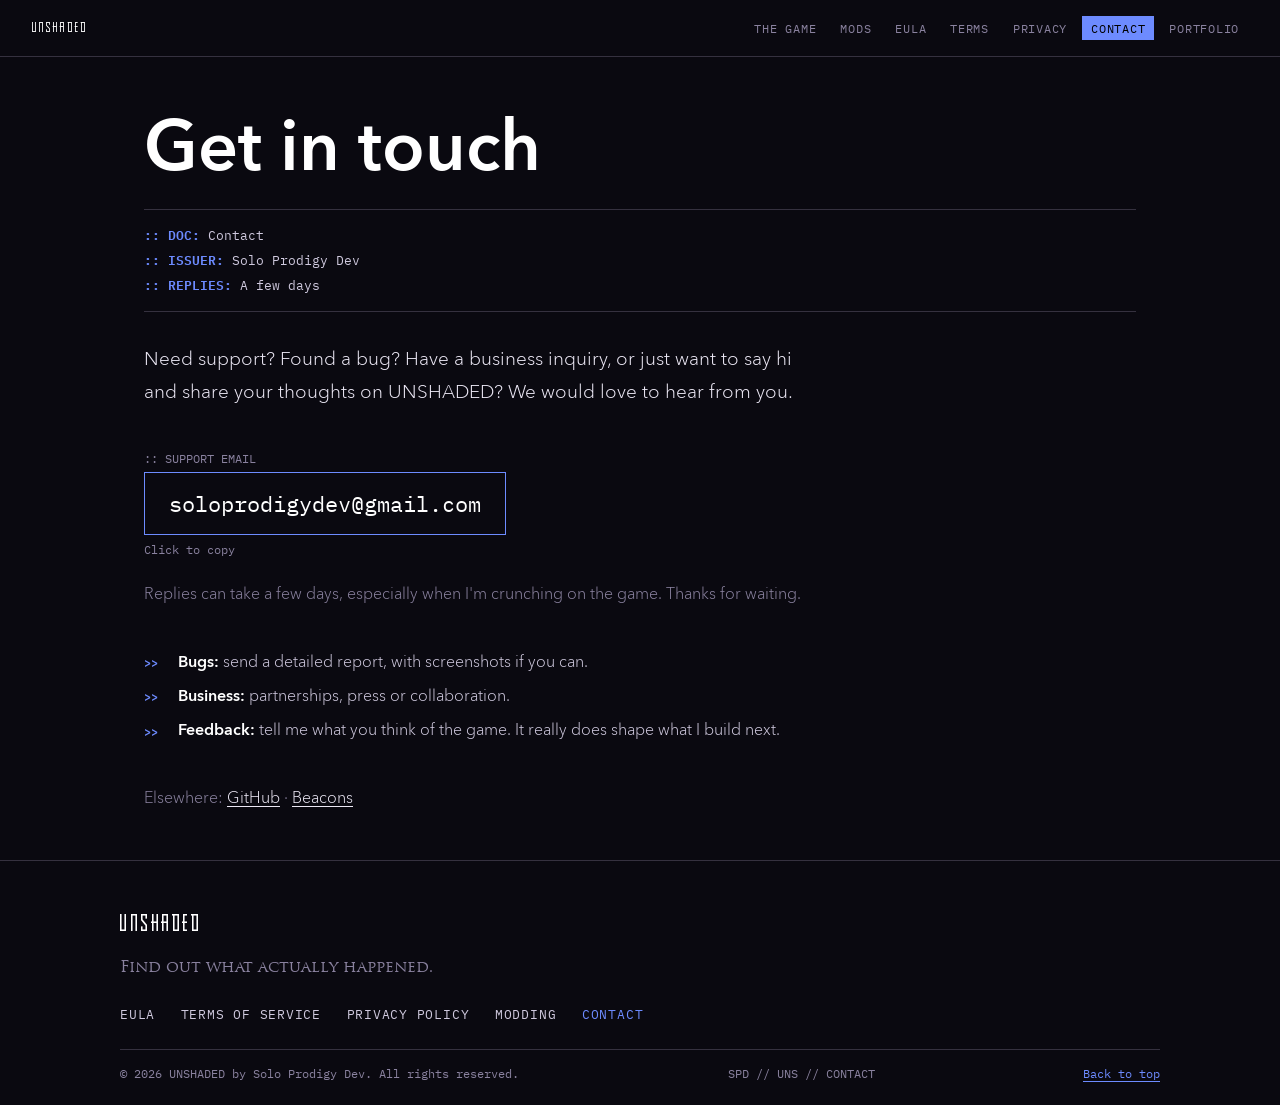
<file: unshaded/contact.html>
<!DOCTYPE html>
<html lang="en" data-t="contact">
<head>
<meta charset="UTF-8">
<meta name="viewport" content="width=device-width, initial-scale=1">
<title>Contact UNSHADED Support and Business | Solo Prodigy Dev</title>
<meta name="description" content="Contact the UNSHADED team at Solo Prodigy Dev for support, bug reports, business and press inquiries, or feedback on the game. Replies take a few days.">
<meta name="theme-color" content="#050408">
<meta name="color-scheme" content="dark">
<link rel="icon" href="../logo.png">
<link rel="apple-touch-icon" href="../logo.png">
<link rel="canonical" href="https://soloprodigydev.github.io/unshaded/contact.html">
<meta property="og:type" content="website">
<meta property="og:site_name" content="UNSHADED">
<meta property="og:title" content="Contact UNSHADED Support and Business | Solo Prodigy Dev">
<meta property="og:description" content="Contact the UNSHADED team at Solo Prodigy Dev for support, bug reports, business and press inquiries, or feedback on the game. Replies take a few days.">
<meta property="og:url" content="https://soloprodigydev.github.io/unshaded/contact.html">
<meta property="og:image" content="https://soloprodigydev.github.io/unshaded/og.png">
<meta name="twitter:card" content="summary_large_image">
<meta name="twitter:title" content="Contact UNSHADED Support and Business | Solo Prodigy Dev">
<meta name="twitter:description" content="Contact the UNSHADED team at Solo Prodigy Dev for support, bug reports, business and press inquiries, or feedback on the game. Replies take a few days.">
<meta name="twitter:image" content="https://soloprodigydev.github.io/unshaded/og.png">

<link rel="stylesheet" href="legal.css">
<script src="legal.js" defer></script>
</head>
<body id="top">
<a class="skip" href="#main">Skip to content</a>
<div id="prog" aria-hidden="true"></div>
<header>
  <a class="brand pix" href="index.html">UNSHADED</a>
  <nav aria-label="Site"><a href="index.html">The Game</a><a href="mods.html">Mods</a><a href="eula.html">EULA</a><a href="terms.html">Terms</a><a href="privacy.html">Privacy</a><a href="contact.html" aria-current="page">Contact</a><a href="../index.html">Portfolio</a></nav>
</header>
<main id="main">
<h1>Get in touch</h1>
<p class="doc"><b>:: DOC:</b> Contact<br><b>:: ISSUER:</b> Solo Prodigy Dev<br><b>:: REPLIES:</b> A few days</p>
<div>
<p class="lede">Need support? Found a bug? Have a business inquiry, or just want to say hi and share your thoughts on UNSHADED? We would love to hear from you.</p>
<p class="hint" style="margin-top:2rem">:: SUPPORT EMAIL</p>
<button class="email" id="email" type="button">soloprodigydev@gmail.com</button>
<p class="hint" id="hint">Click to copy</p>
<p style="margin-top:1.5rem;color:var(--dim)">Replies can take a few days, especially when I'm crunching on the game. Thanks for waiting.</p>
</div>
<ul style="max-width:40rem;margin:2.5rem 0"><li><strong>Bugs:</strong> send a detailed report, with screenshots if you can.</li><li><strong>Business:</strong> partnerships, press or collaboration.</li><li><strong>Feedback:</strong> tell me what you think of the game. It really does shape what I build next.</li></ul>
<p style="color:var(--dim)">Elsewhere: <a href="https://github.com/soloprodigydev">GitHub</a> &middot; <a href="https://beacons.ai/soloprodigy">Beacons</a></p>
</main>
<footer>
  <div class="fwrap">
    <span class="pix fmark">UNSHADED</span>
    <p class="world">Find out what actually happened.</p>
    <nav class="flinks" aria-label="Legal and contact"><a href="eula.html">EULA</a><a href="terms.html">Terms of Service</a><a href="privacy.html">Privacy Policy</a><a href="mods.html">Modding</a><a href="contact.html" aria-current="page">Contact</a></nav>
    <div class="fbase"><span>&copy; 2026 UNSHADED by Solo Prodigy Dev. All rights reserved.</span><span>SPD // UNS // CONTACT</span><a href="#top">Back to top</a></div>
  </div>
</footer>
</body>
</html>
</file>
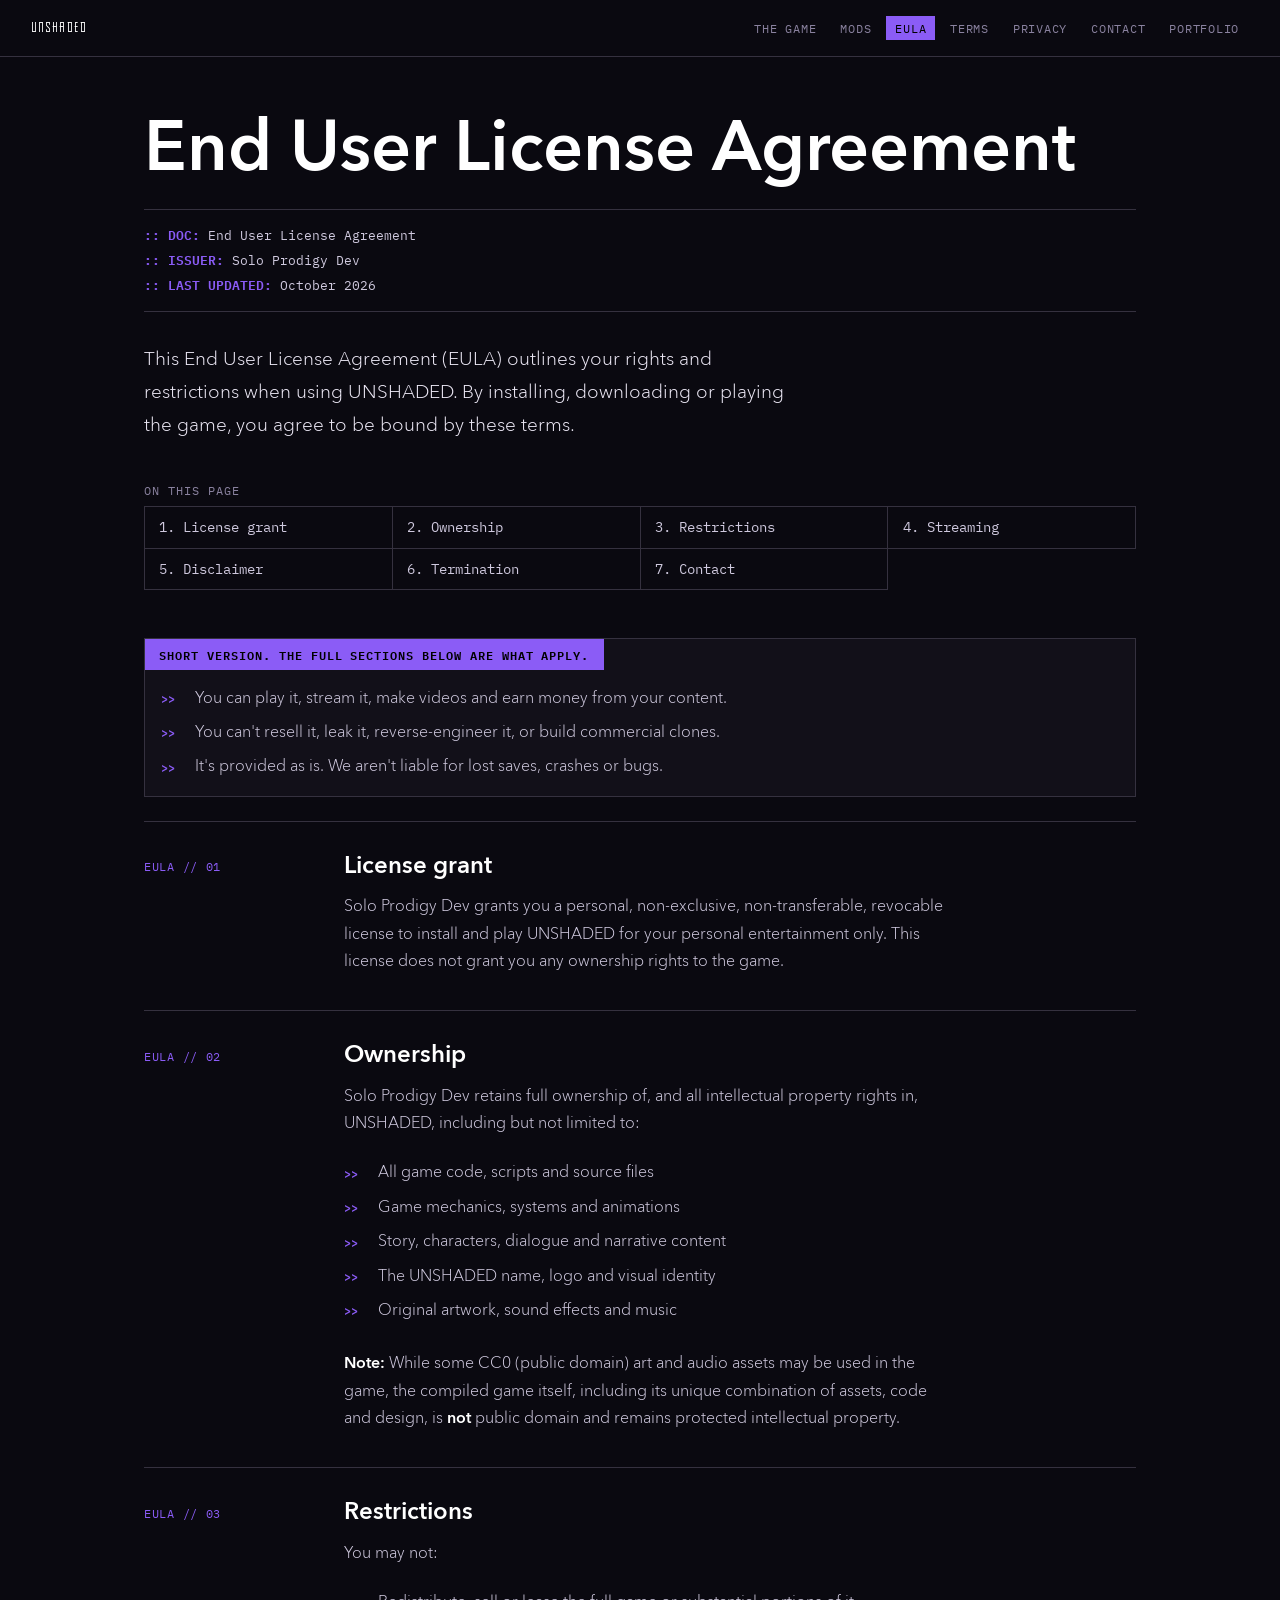
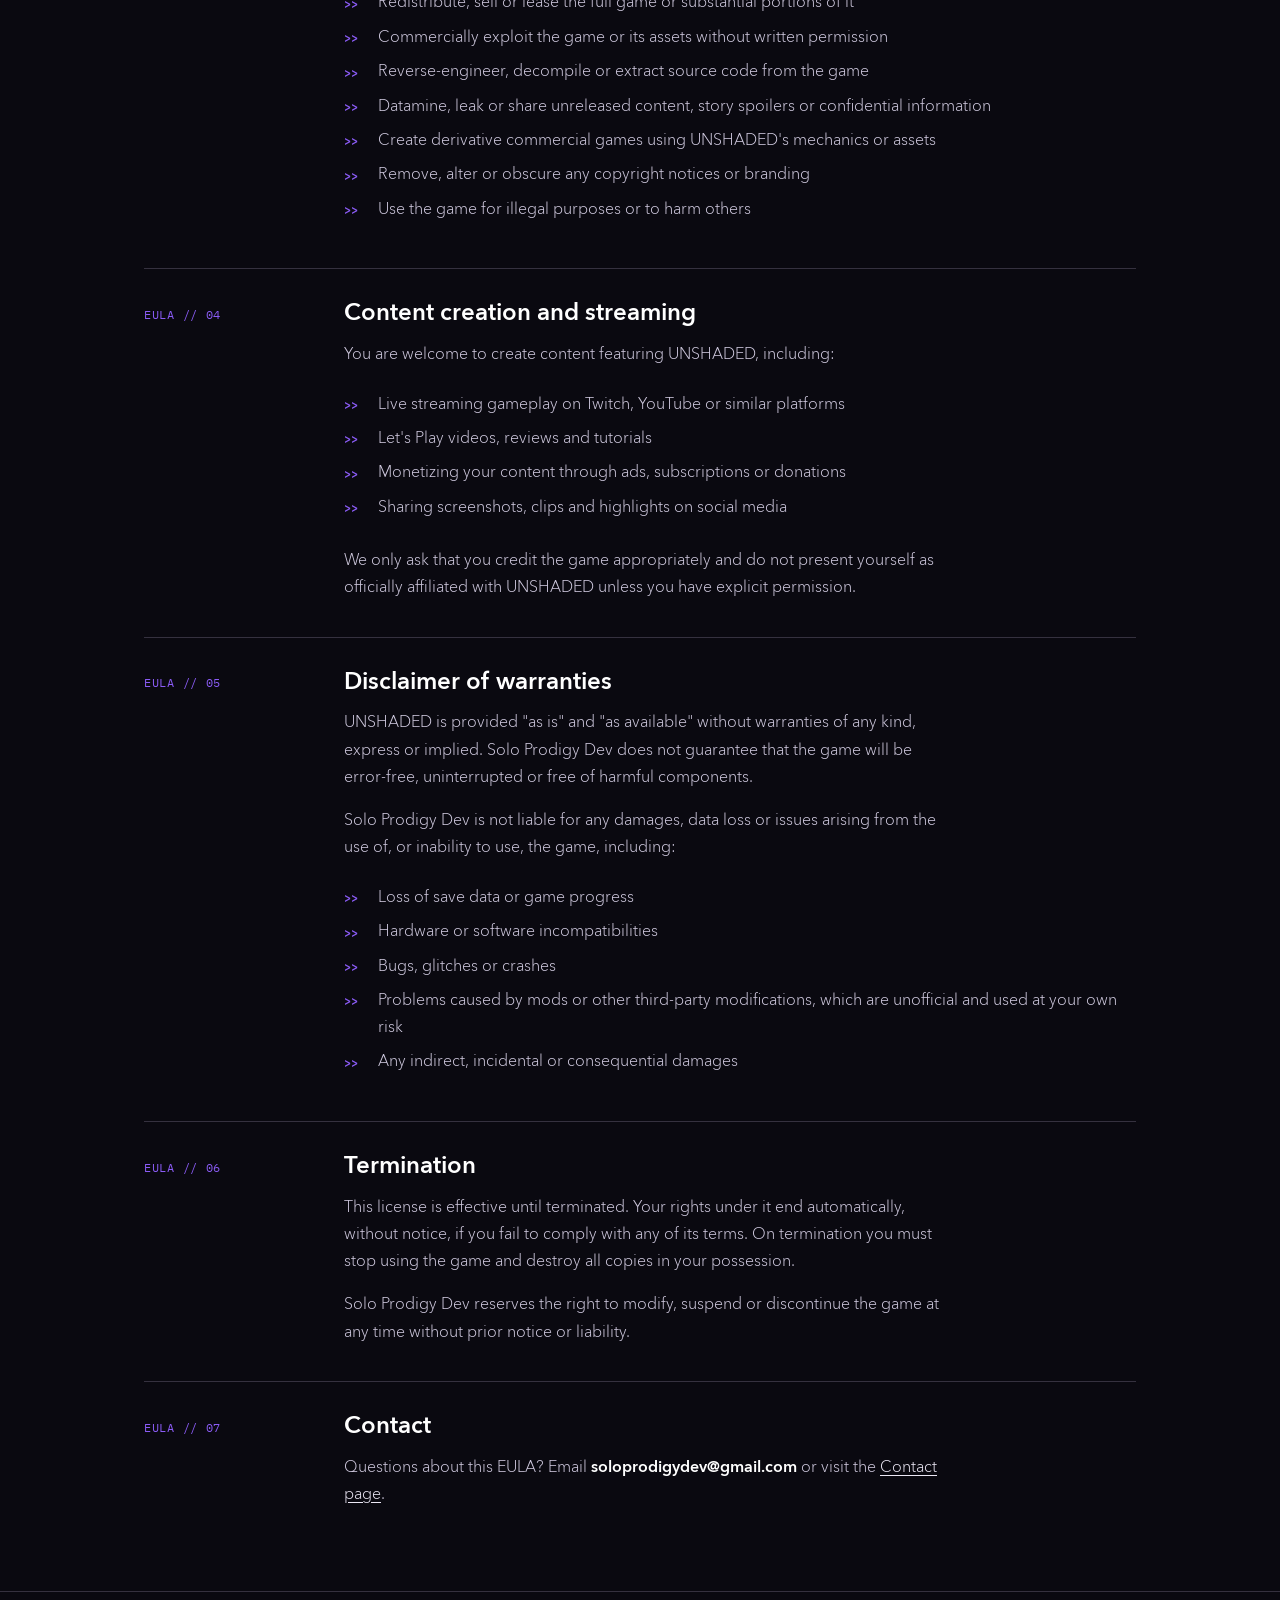
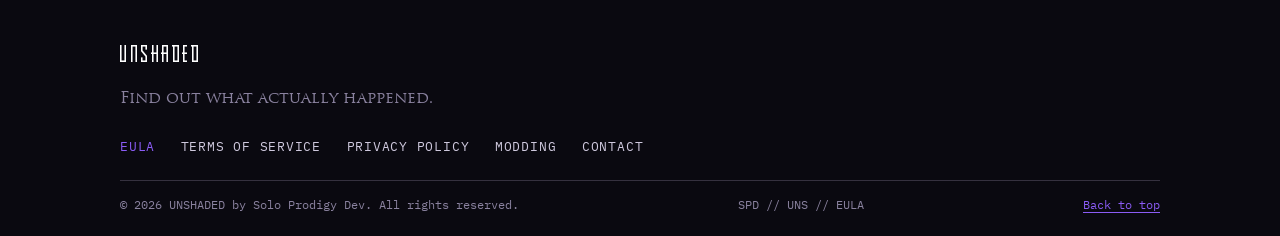
<file: unshaded/eula.html>
<!DOCTYPE html>
<html lang="en" data-t="eula">
<head>
<meta charset="UTF-8">
<meta name="viewport" content="width=device-width, initial-scale=1">
<title>UNSHADED End User License Agreement | Solo Prodigy Dev</title>
<meta name="description" content="The End User License Agreement for UNSHADED: your license to play, ownership, restrictions, content creation rights, disclaimers and termination.">
<meta name="theme-color" content="#050408">
<meta name="color-scheme" content="dark">
<link rel="icon" href="../logo.png">
<link rel="apple-touch-icon" href="../logo.png">
<link rel="canonical" href="https://soloprodigydev.github.io/unshaded/eula.html">
<meta property="og:type" content="website">
<meta property="og:site_name" content="UNSHADED">
<meta property="og:title" content="UNSHADED End User License Agreement | Solo Prodigy Dev">
<meta property="og:description" content="The End User License Agreement for UNSHADED: your license to play, ownership, restrictions, content creation rights, disclaimers and termination.">
<meta property="og:url" content="https://soloprodigydev.github.io/unshaded/eula.html">
<meta property="og:image" content="https://soloprodigydev.github.io/unshaded/og.png">
<meta name="twitter:card" content="summary_large_image">
<meta name="twitter:title" content="UNSHADED End User License Agreement | Solo Prodigy Dev">
<meta name="twitter:description" content="The End User License Agreement for UNSHADED: your license to play, ownership, restrictions, content creation rights, disclaimers and termination.">
<meta name="twitter:image" content="https://soloprodigydev.github.io/unshaded/og.png">

<link rel="stylesheet" href="legal.css">
<script src="legal.js" defer></script>
</head>
<body id="top">
<a class="skip" href="#main">Skip to content</a>
<div id="prog" aria-hidden="true"></div>
<header>
  <a class="brand pix" href="index.html">UNSHADED</a>
  <nav aria-label="Site"><a href="index.html">The Game</a><a href="mods.html">Mods</a><a href="eula.html" aria-current="page">EULA</a><a href="terms.html">Terms</a><a href="privacy.html">Privacy</a><a href="contact.html">Contact</a><a href="../index.html">Portfolio</a></nav>
</header>
<main id="main">
<h1>End User License Agreement</h1>
<p class="doc"><b>:: DOC:</b> End User License Agreement<br><b>:: ISSUER:</b> Solo Prodigy Dev<br><b>:: LAST UPDATED:</b> October 2026</p>
<p class="lede">This End User License Agreement (EULA) outlines your rights and restrictions when using UNSHADED. By installing, downloading or playing the game, you agree to be bound by these terms.</p>
<nav class="qn" aria-label="On this page"><h2>On this page</h2><div><a href="#license">1. License grant</a><a href="#ownership">2. Ownership</a><a href="#restrictions">3. Restrictions</a><a href="#streaming">4. Streaming</a><a href="#disclaimer">5. Disclaimer</a><a href="#termination">6. Termination</a><a href="#contact">7. Contact</a></div></nav>
<div class="box"><h2>Short version. The full sections below are what apply.</h2><ul><li>You can play it, stream it, make videos and earn money from your content.</li><li>You can't resell it, leak it, reverse-engineer it, or build commercial clones.</li><li>It's provided as is. We aren't liable for lost saves, crashes or bugs.</li></ul></div>
<section id="license" data-ref="EULA // 01"><h2>License grant</h2>
<p>Solo Prodigy Dev grants you a personal, non-exclusive, non-transferable, revocable license to install and play UNSHADED for your personal entertainment only. This license does not grant you any ownership rights to the game.</p>
</section>
<section id="ownership" data-ref="EULA // 02"><h2>Ownership</h2>
<p>Solo Prodigy Dev retains full ownership of, and all intellectual property rights in, UNSHADED, including but not limited to:</p><ul><li>All game code, scripts and source files</li><li>Game mechanics, systems and animations</li><li>Story, characters, dialogue and narrative content</li><li>The UNSHADED name, logo and visual identity</li><li>Original artwork, sound effects and music</li></ul><p><strong>Note:</strong> While some CC0 (public domain) art and audio assets may be used in the game, the compiled game itself, including its unique combination of assets, code and design, is <strong>not</strong> public domain and remains protected intellectual property.</p>
</section>
<section id="restrictions" data-ref="EULA // 03"><h2>Restrictions</h2>
<p>You may not:</p><ul><li>Redistribute, sell or lease the full game or substantial portions of it</li><li>Commercially exploit the game or its assets without written permission</li><li>Reverse-engineer, decompile or extract source code from the game</li><li>Datamine, leak or share unreleased content, story spoilers or confidential information</li><li>Create derivative commercial games using UNSHADED's mechanics or assets</li><li>Remove, alter or obscure any copyright notices or branding</li><li>Use the game for illegal purposes or to harm others</li></ul>
</section>
<section id="streaming" data-ref="EULA // 04"><h2>Content creation and streaming</h2>
<p>You are welcome to create content featuring UNSHADED, including:</p><ul><li>Live streaming gameplay on Twitch, YouTube or similar platforms</li><li>Let's Play videos, reviews and tutorials</li><li>Monetizing your content through ads, subscriptions or donations</li><li>Sharing screenshots, clips and highlights on social media</li></ul><p>We only ask that you credit the game appropriately and do not present yourself as officially affiliated with UNSHADED unless you have explicit permission.</p>
</section>
<section id="disclaimer" data-ref="EULA // 05"><h2>Disclaimer of warranties</h2>
<p>UNSHADED is provided "as is" and "as available" without warranties of any kind, express or implied. Solo Prodigy Dev does not guarantee that the game will be error-free, uninterrupted or free of harmful components.</p><p>Solo Prodigy Dev is not liable for any damages, data loss or issues arising from the use of, or inability to use, the game, including:</p><ul><li>Loss of save data or game progress</li><li>Hardware or software incompatibilities</li><li>Bugs, glitches or crashes</li><li>Problems caused by mods or other third-party modifications, which are unofficial and used at your own risk</li><li>Any indirect, incidental or consequential damages</li></ul>
</section>
<section id="termination" data-ref="EULA // 06"><h2>Termination</h2>
<p>This license is effective until terminated. Your rights under it end automatically, without notice, if you fail to comply with any of its terms. On termination you must stop using the game and destroy all copies in your possession.</p><p>Solo Prodigy Dev reserves the right to modify, suspend or discontinue the game at any time without prior notice or liability.</p>
</section>
<section id="contact" data-ref="EULA // 07"><h2>Contact</h2>
<p>Questions about this EULA? Email <strong>soloprodigydev@gmail.com</strong> or visit the <a href="contact.html">Contact page</a>.</p>
</section>
</main>
<footer>
  <div class="fwrap">
    <span class="pix fmark">UNSHADED</span>
    <p class="world">Find out what actually happened.</p>
    <nav class="flinks" aria-label="Legal and contact"><a href="eula.html" aria-current="page">EULA</a><a href="terms.html">Terms of Service</a><a href="privacy.html">Privacy Policy</a><a href="mods.html">Modding</a><a href="contact.html">Contact</a></nav>
    <div class="fbase"><span>&copy; 2026 UNSHADED by Solo Prodigy Dev. All rights reserved.</span><span>SPD // UNS // EULA</span><a href="#top">Back to top</a></div>
  </div>
</footer>
</body>
</html>
</file>
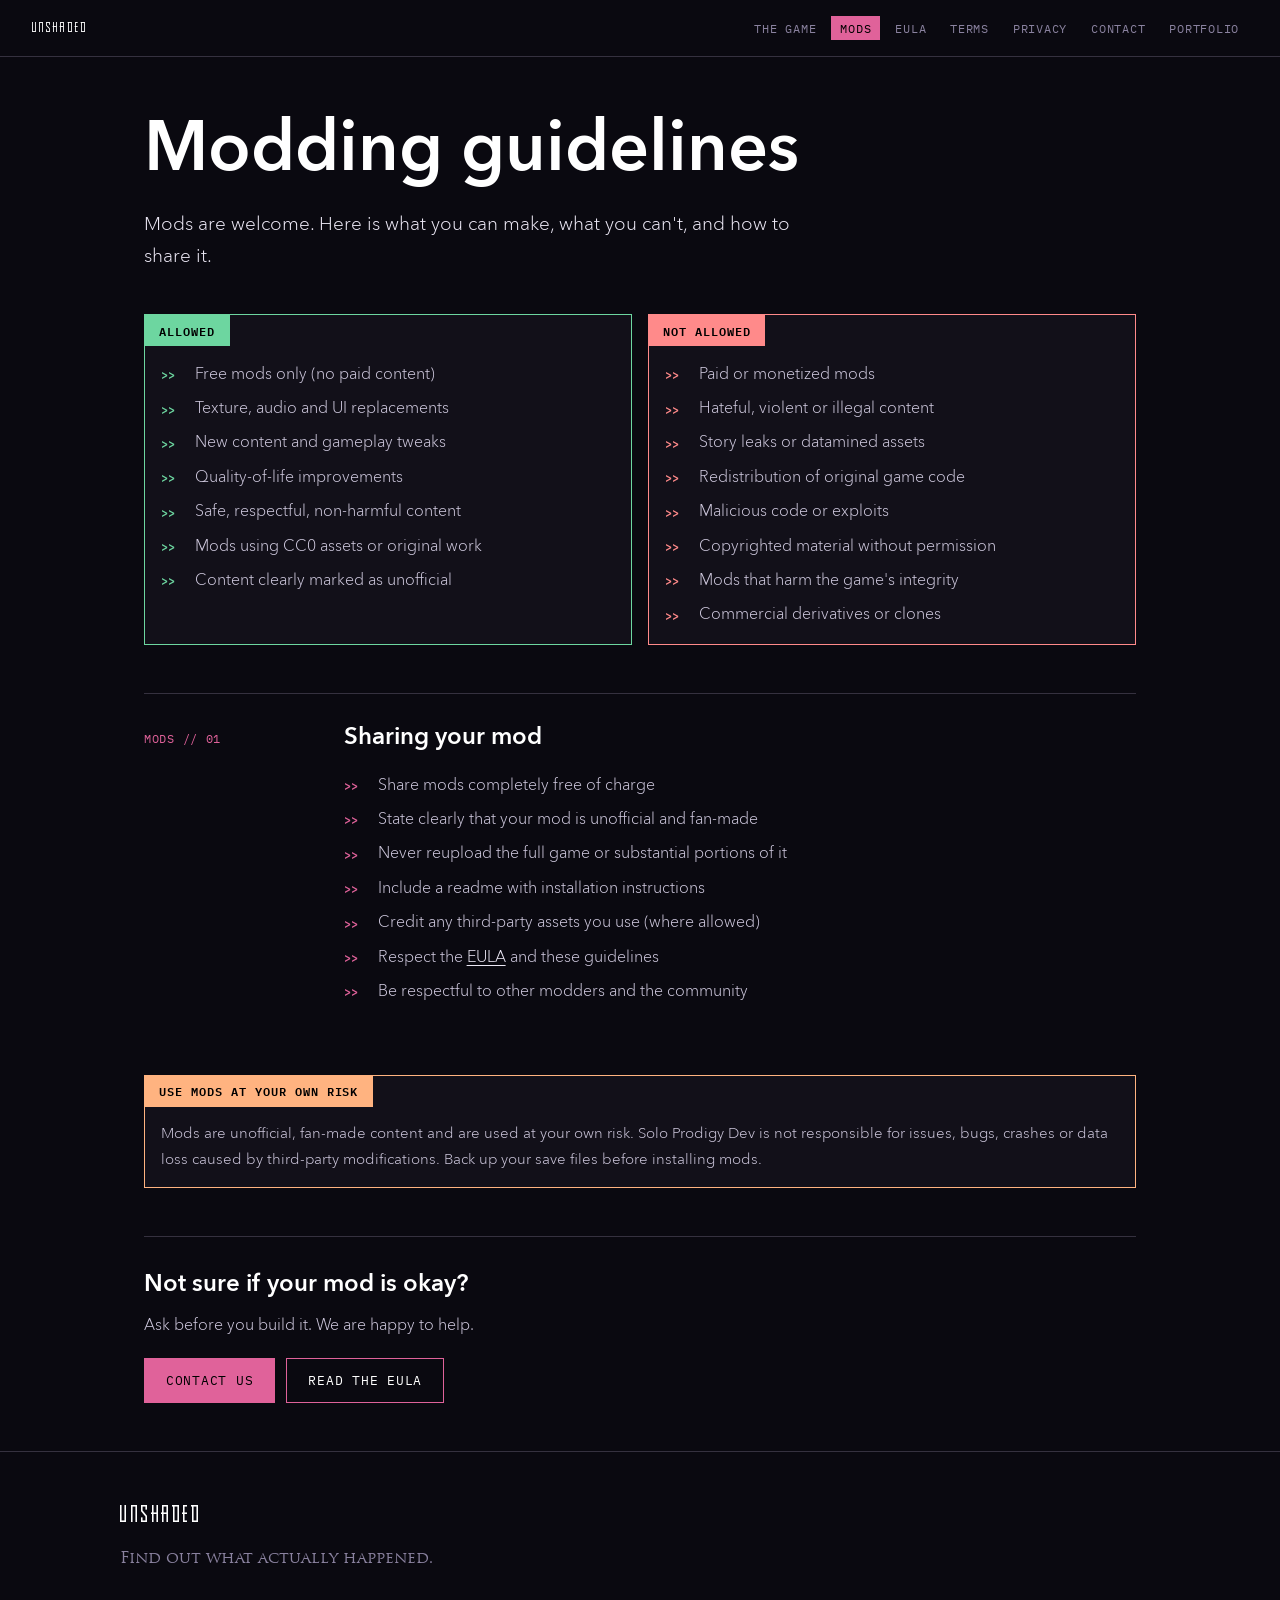
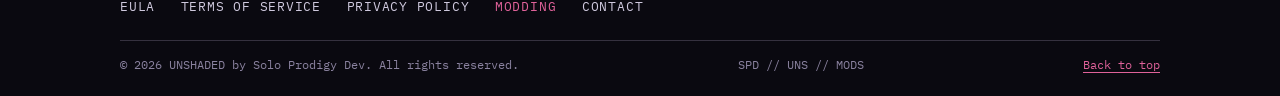
<file: unshaded/mods.html>
<!DOCTYPE html>
<html lang="en" data-t="mods">
<head>
<meta charset="UTF-8">
<meta name="viewport" content="width=device-width, initial-scale=1">
<title>UNSHADED Modding Guidelines and Rules | Solo Prodigy Dev</title>
<meta name="description" content="Modding guidelines for UNSHADED, the story-driven mystery game: what mods are allowed, what is not, and how to share your free fan-made mods safely.">
<meta name="theme-color" content="#050408">
<meta name="color-scheme" content="dark">
<link rel="icon" href="../logo.png">
<link rel="apple-touch-icon" href="../logo.png">
<link rel="canonical" href="https://soloprodigydev.github.io/unshaded/mods.html">
<meta property="og:type" content="website">
<meta property="og:site_name" content="UNSHADED">
<meta property="og:title" content="UNSHADED Modding Guidelines and Rules | Solo Prodigy Dev">
<meta property="og:description" content="Modding guidelines for UNSHADED, the story-driven mystery game: what mods are allowed, what is not, and how to share your free fan-made mods safely.">
<meta property="og:url" content="https://soloprodigydev.github.io/unshaded/mods.html">
<meta property="og:image" content="https://soloprodigydev.github.io/unshaded/og.png">
<meta name="twitter:card" content="summary_large_image">
<meta name="twitter:title" content="UNSHADED Modding Guidelines and Rules | Solo Prodigy Dev">
<meta name="twitter:description" content="Modding guidelines for UNSHADED, the story-driven mystery game: what mods are allowed, what is not, and how to share your free fan-made mods safely.">
<meta name="twitter:image" content="https://soloprodigydev.github.io/unshaded/og.png">

<link rel="stylesheet" href="legal.css">
<script src="legal.js" defer></script>
</head>
<body id="top">
<a class="skip" href="#main">Skip to content</a>
<div id="prog" aria-hidden="true"></div>
<header>
  <a class="brand pix" href="index.html">UNSHADED</a>
  <nav aria-label="Site"><a href="index.html">The Game</a><a href="mods.html" aria-current="page">Mods</a><a href="eula.html">EULA</a><a href="terms.html">Terms</a><a href="privacy.html">Privacy</a><a href="contact.html">Contact</a><a href="../index.html">Portfolio</a></nav>
</header>
<main id="main">
<h1>Modding guidelines</h1>
<p class="lede">Mods are welcome. Here is what you can make, what you can't, and how to share it.</p>
<div class="grid">
  <div class="card ok"><h2>Allowed</h2><ul><li>Free mods only (no paid content)</li><li>Texture, audio and UI replacements</li><li>New content and gameplay tweaks</li><li>Quality-of-life improvements</li><li>Safe, respectful, non-harmful content</li><li>Mods using CC0 assets or original work</li><li>Content clearly marked as unofficial</li></ul></div>
  <div class="card no"><h2>Not allowed</h2><ul><li>Paid or monetized mods</li><li>Hateful, violent or illegal content</li><li>Story leaks or datamined assets</li><li>Redistribution of original game code</li><li>Malicious code or exploits</li><li>Copyrighted material without permission</li><li>Mods that harm the game's integrity</li><li>Commercial derivatives or clones</li></ul></div>
</div>
<section data-ref="MODS // 01"><h2>Sharing your mod</h2>
<ul><li>Share mods completely free of charge</li><li>State clearly that your mod is unofficial and fan-made</li><li>Never reupload the full game or substantial portions of it</li><li>Include a readme with installation instructions</li><li>Credit any third-party assets you use (where allowed)</li><li>Respect the <a href="eula.html">EULA</a> and these guidelines</li><li>Be respectful to other modders and the community</li></ul>
</section>
<div class="box warn"><h3>Use mods at your own risk</h3><p>Mods are unofficial, fan-made content and are used at your own risk. Solo Prodigy Dev is not responsible for issues, bugs, crashes or data loss caused by third-party modifications. Back up your save files before installing mods.</p></div>
<div style="margin-top:3rem;border-top:1px solid var(--line);padding-top:2rem"><h2>Not sure if your mod is okay?</h2><p style="color:var(--body)">Ask before you build it. We are happy to help.</p>
<div class="btns"><a class="btn primary" href="contact.html">Contact us</a><a class="btn" href="eula.html">Read the EULA</a></div></div>
</main>
<footer>
  <div class="fwrap">
    <span class="pix fmark">UNSHADED</span>
    <p class="world">Find out what actually happened.</p>
    <nav class="flinks" aria-label="Legal and contact"><a href="eula.html">EULA</a><a href="terms.html">Terms of Service</a><a href="privacy.html">Privacy Policy</a><a href="mods.html" aria-current="page">Modding</a><a href="contact.html">Contact</a></nav>
    <div class="fbase"><span>&copy; 2026 UNSHADED by Solo Prodigy Dev. All rights reserved.</span><span>SPD // UNS // MODS</span><a href="#top">Back to top</a></div>
  </div>
</footer>
</body>
</html>
</file>
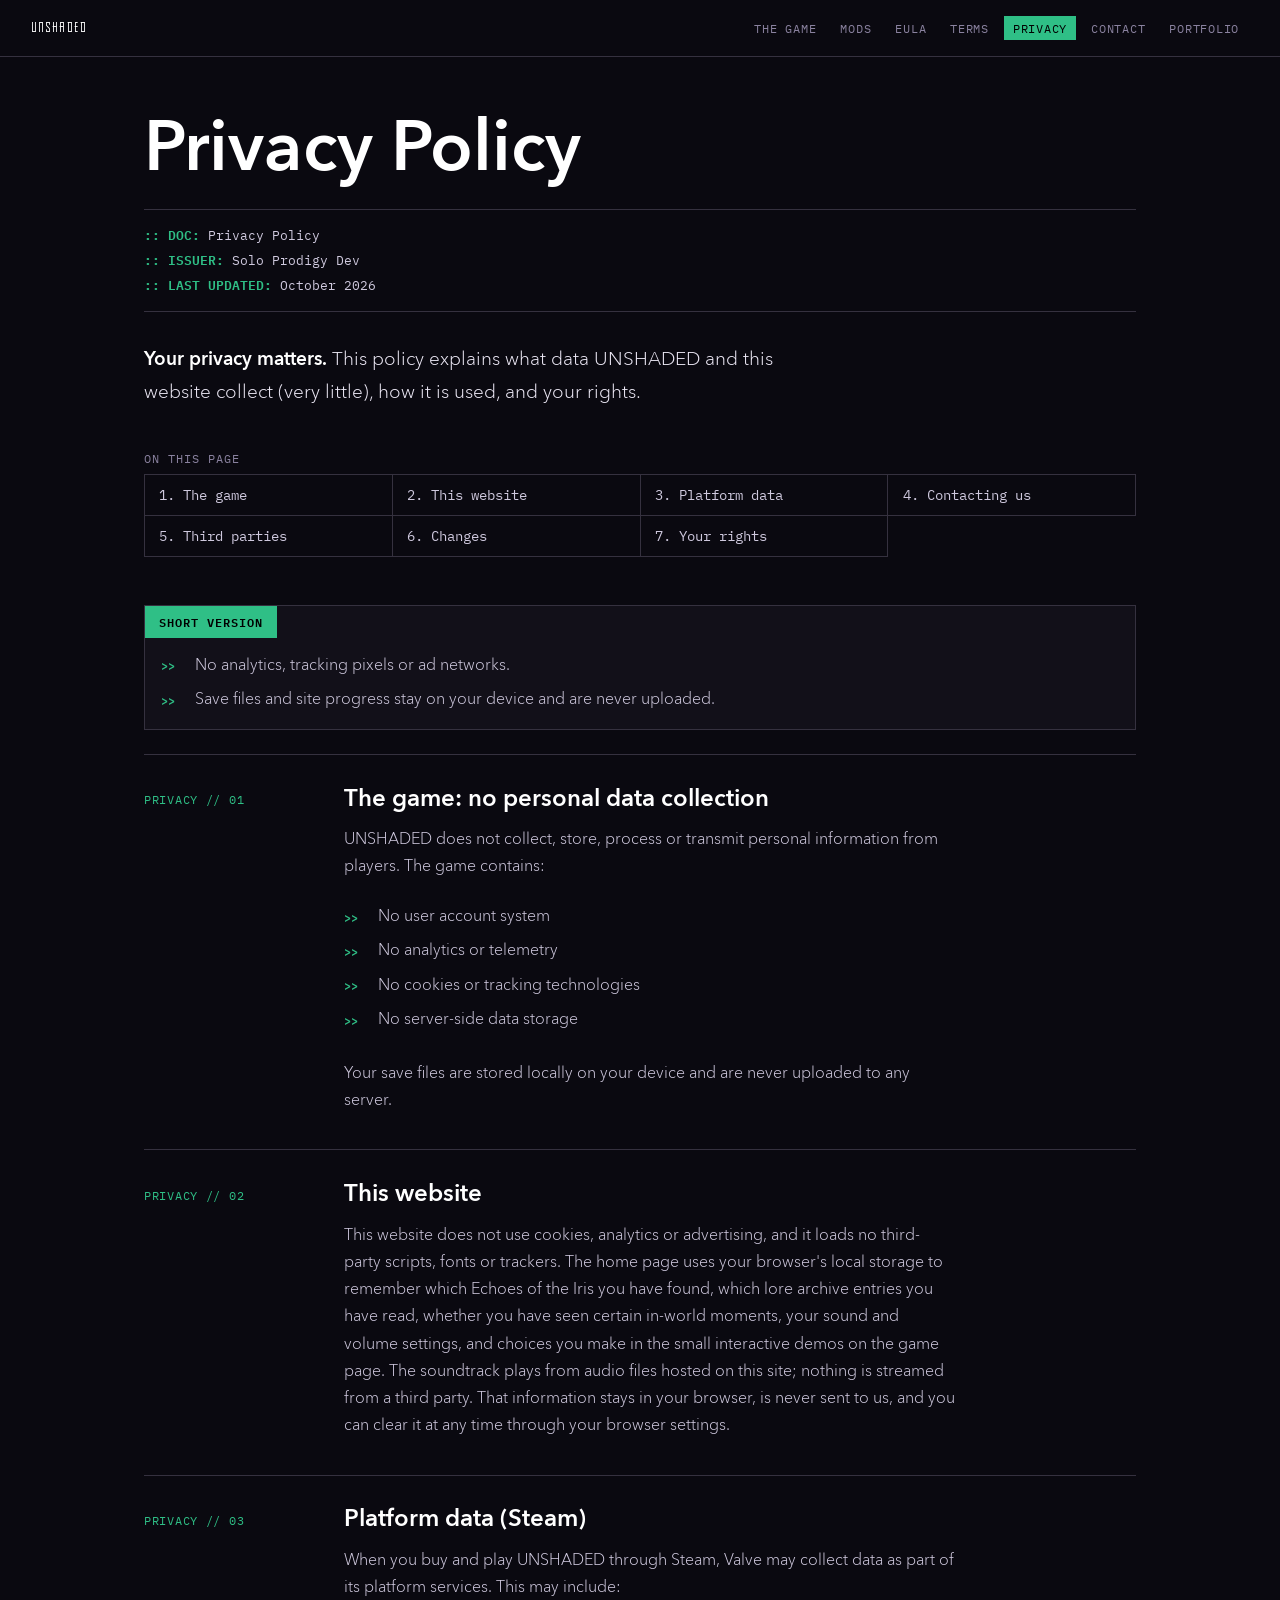
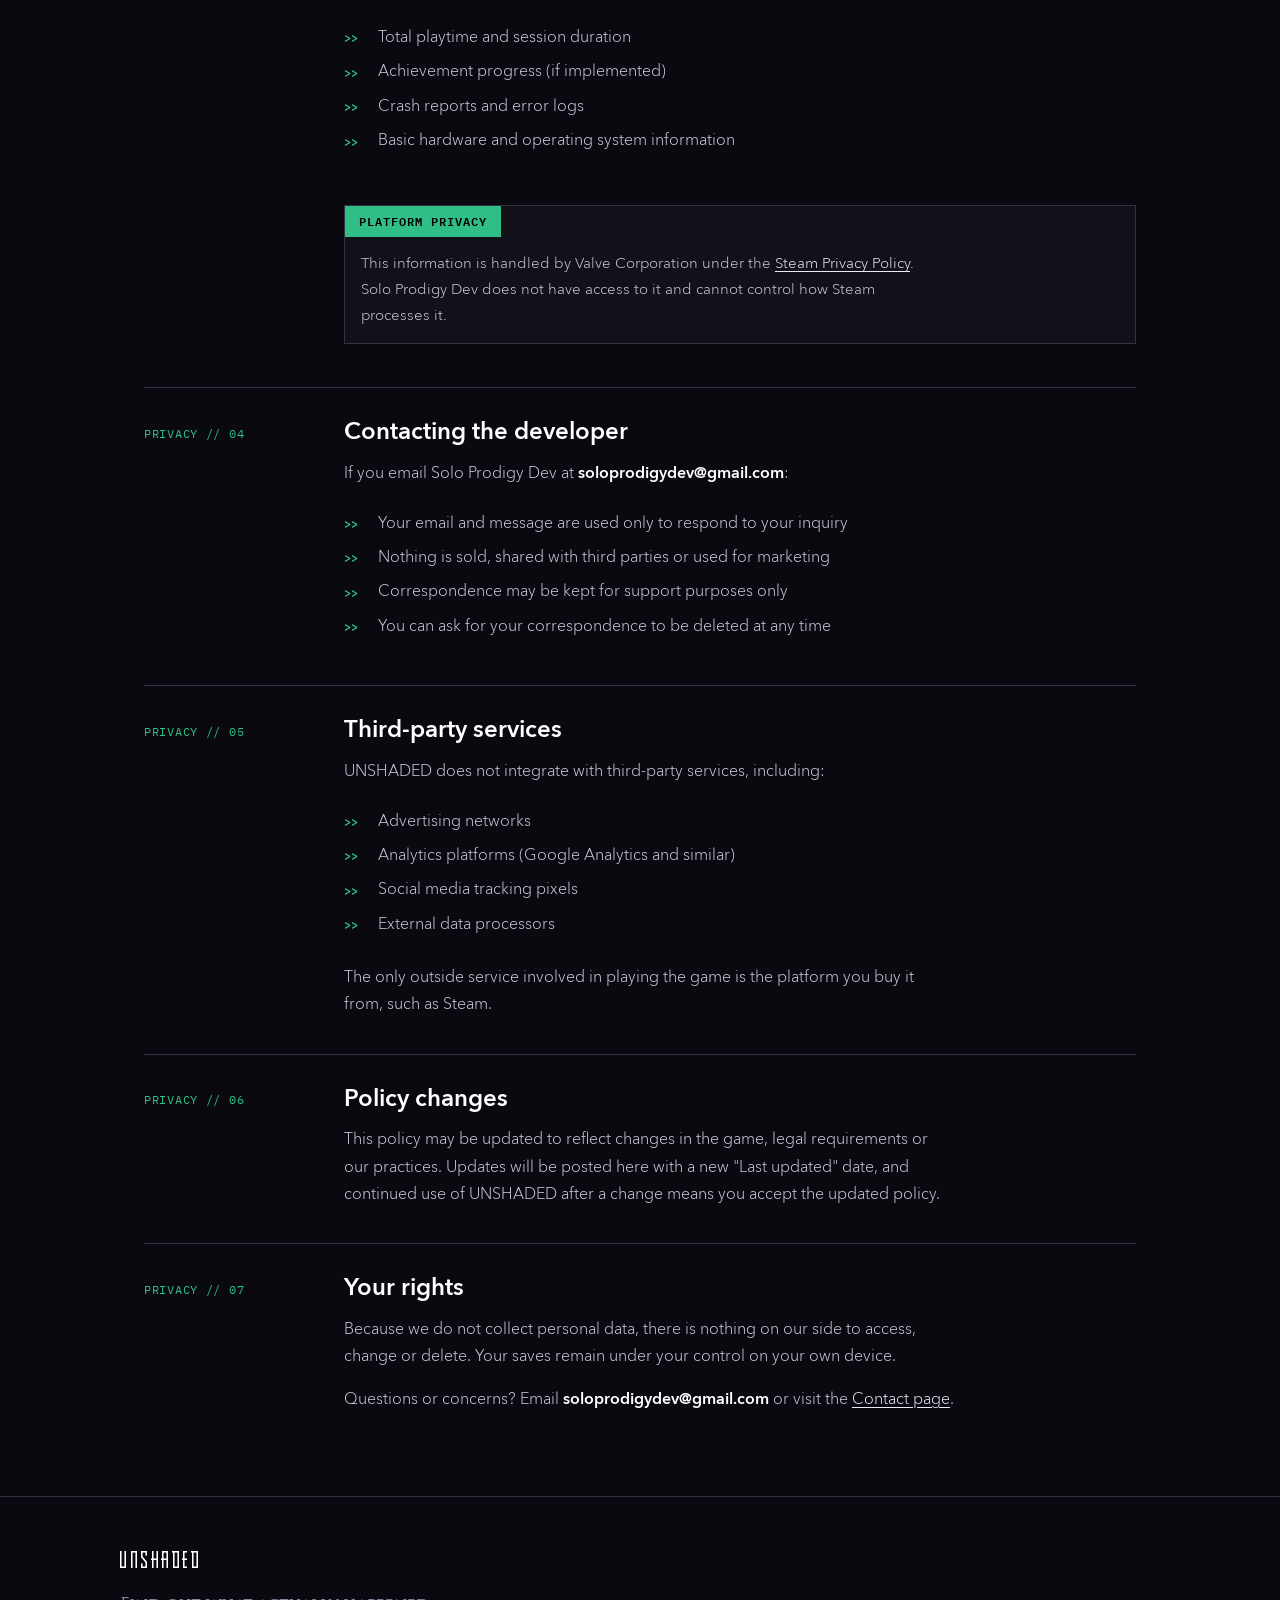
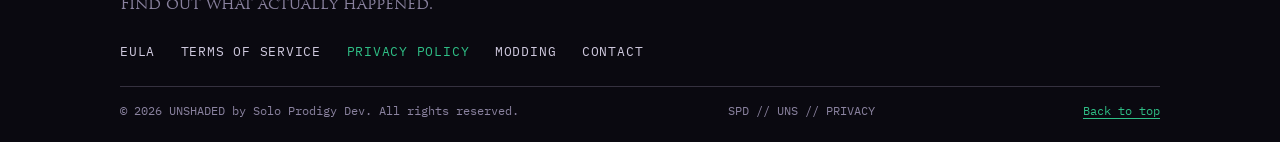
<file: unshaded/privacy.html>
<!DOCTYPE html>
<html lang="en" data-t="privacy">
<head>
<meta charset="UTF-8">
<meta name="viewport" content="width=device-width, initial-scale=1">
<title>UNSHADED Privacy Policy: No Tracking | Solo Prodigy Dev</title>
<meta name="description" content="Privacy Policy for UNSHADED and this website. The game collects no personal data, uses no analytics or cookies, and keeps saves only on your device.">
<meta name="theme-color" content="#050408">
<meta name="color-scheme" content="dark">
<link rel="icon" href="../logo.png">
<link rel="apple-touch-icon" href="../logo.png">
<link rel="canonical" href="https://soloprodigydev.github.io/unshaded/privacy.html">
<meta property="og:type" content="website">
<meta property="og:site_name" content="UNSHADED">
<meta property="og:title" content="UNSHADED Privacy Policy: No Tracking | Solo Prodigy Dev">
<meta property="og:description" content="Privacy Policy for UNSHADED and this website. The game collects no personal data, uses no analytics or cookies, and keeps saves only on your device.">
<meta property="og:url" content="https://soloprodigydev.github.io/unshaded/privacy.html">
<meta property="og:image" content="https://soloprodigydev.github.io/unshaded/og.png">
<meta name="twitter:card" content="summary_large_image">
<meta name="twitter:title" content="UNSHADED Privacy Policy: No Tracking | Solo Prodigy Dev">
<meta name="twitter:description" content="Privacy Policy for UNSHADED and this website. The game collects no personal data, uses no analytics or cookies, and keeps saves only on your device.">
<meta name="twitter:image" content="https://soloprodigydev.github.io/unshaded/og.png">

<link rel="stylesheet" href="legal.css">
<script src="legal.js" defer></script>
</head>
<body id="top">
<a class="skip" href="#main">Skip to content</a>
<div id="prog" aria-hidden="true"></div>
<header>
  <a class="brand pix" href="index.html">UNSHADED</a>
  <nav aria-label="Site"><a href="index.html">The Game</a><a href="mods.html">Mods</a><a href="eula.html">EULA</a><a href="terms.html">Terms</a><a href="privacy.html" aria-current="page">Privacy</a><a href="contact.html">Contact</a><a href="../index.html">Portfolio</a></nav>
</header>
<main id="main">
<h1>Privacy Policy</h1>
<p class="doc"><b>:: DOC:</b> Privacy Policy<br><b>:: ISSUER:</b> Solo Prodigy Dev<br><b>:: LAST UPDATED:</b> October 2026</p>
<p class="lede"><strong>Your privacy matters.</strong> This policy explains what data UNSHADED and this website collect (very little), how it is used, and your rights.</p>
<nav class="qn" aria-label="On this page"><h2>On this page</h2><div><a href="#game">1. The game</a><a href="#website">2. This website</a><a href="#platform">3. Platform data</a><a href="#contact-us">4. Contacting us</a><a href="#third-party">5. Third parties</a><a href="#changes">6. Changes</a><a href="#rights">7. Your rights</a></div></nav>
<div class="box"><h2>Short version</h2><ul><li>No analytics, tracking pixels or ad networks.</li><li>Save files and site progress stay on your device and are never uploaded.</li></ul></div>
<section id="game" data-ref="PRIVACY // 01"><h2>The game: no personal data collection</h2>
<p>UNSHADED does not collect, store, process or transmit personal information from players. The game contains:</p><ul><li>No user account system</li><li>No analytics or telemetry</li><li>No cookies or tracking technologies</li><li>No server-side data storage</li></ul><p>Your save files are stored locally on your device and are never uploaded to any server.</p>
</section>
<section id="website" data-ref="PRIVACY // 02"><h2>This website</h2>
<p>This website does not use cookies, analytics or advertising, and it loads no third-party scripts, fonts or trackers. The home page uses your browser's local storage to remember which Echoes of the Iris you have found, which lore archive entries you have read, whether you have seen certain in-world moments, your sound and volume settings, and choices you make in the small interactive demos on the game page. The soundtrack plays from audio files hosted on this site; nothing is streamed from a third party. That information stays in your browser, is never sent to us, and you can clear it at any time through your browser settings.</p>
</section>
<section id="platform" data-ref="PRIVACY // 03"><h2>Platform data (Steam)</h2>
<p>When you buy and play UNSHADED through Steam, Valve may collect data as part of its platform services. This may include:</p><ul><li>Total playtime and session duration</li><li>Achievement progress (if implemented)</li><li>Crash reports and error logs</li><li>Basic hardware and operating system information</li></ul><div class="box"><h3>Platform privacy</h3><p>This information is handled by Valve Corporation under the <a href="https://store.steampowered.com/privacy_agreement/" target="_blank" rel="noopener">Steam Privacy Policy</a>. Solo Prodigy Dev does not have access to it and cannot control how Steam processes it.</p></div>
</section>
<section id="contact-us" data-ref="PRIVACY // 04"><h2>Contacting the developer</h2>
<p>If you email Solo Prodigy Dev at <strong>soloprodigydev@gmail.com</strong>:</p><ul><li>Your email and message are used only to respond to your inquiry</li><li>Nothing is sold, shared with third parties or used for marketing</li><li>Correspondence may be kept for support purposes only</li><li>You can ask for your correspondence to be deleted at any time</li></ul>
</section>
<section id="third-party" data-ref="PRIVACY // 05"><h2>Third-party services</h2>
<p>UNSHADED does not integrate with third-party services, including:</p><ul><li>Advertising networks</li><li>Analytics platforms (Google Analytics and similar)</li><li>Social media tracking pixels</li><li>External data processors</li></ul><p>The only outside service involved in playing the game is the platform you buy it from, such as Steam.</p>
</section>
<section id="changes" data-ref="PRIVACY // 06"><h2>Policy changes</h2>
<p>This policy may be updated to reflect changes in the game, legal requirements or our practices. Updates will be posted here with a new "Last updated" date, and continued use of UNSHADED after a change means you accept the updated policy.</p>
</section>
<section id="rights" data-ref="PRIVACY // 07"><h2>Your rights</h2>
<p>Because we do not collect personal data, there is nothing on our side to access, change or delete. Your saves remain under your control on your own device.</p><p>Questions or concerns? Email <strong>soloprodigydev@gmail.com</strong> or visit the <a href="contact.html">Contact page</a>.</p>
</section>
</main>
<footer>
  <div class="fwrap">
    <span class="pix fmark">UNSHADED</span>
    <p class="world">Find out what actually happened.</p>
    <nav class="flinks" aria-label="Legal and contact"><a href="eula.html">EULA</a><a href="terms.html">Terms of Service</a><a href="privacy.html" aria-current="page">Privacy Policy</a><a href="mods.html">Modding</a><a href="contact.html">Contact</a></nav>
    <div class="fbase"><span>&copy; 2026 UNSHADED by Solo Prodigy Dev. All rights reserved.</span><span>SPD // UNS // PRIVACY</span><a href="#top">Back to top</a></div>
  </div>
</footer>
</body>
</html>
</file>
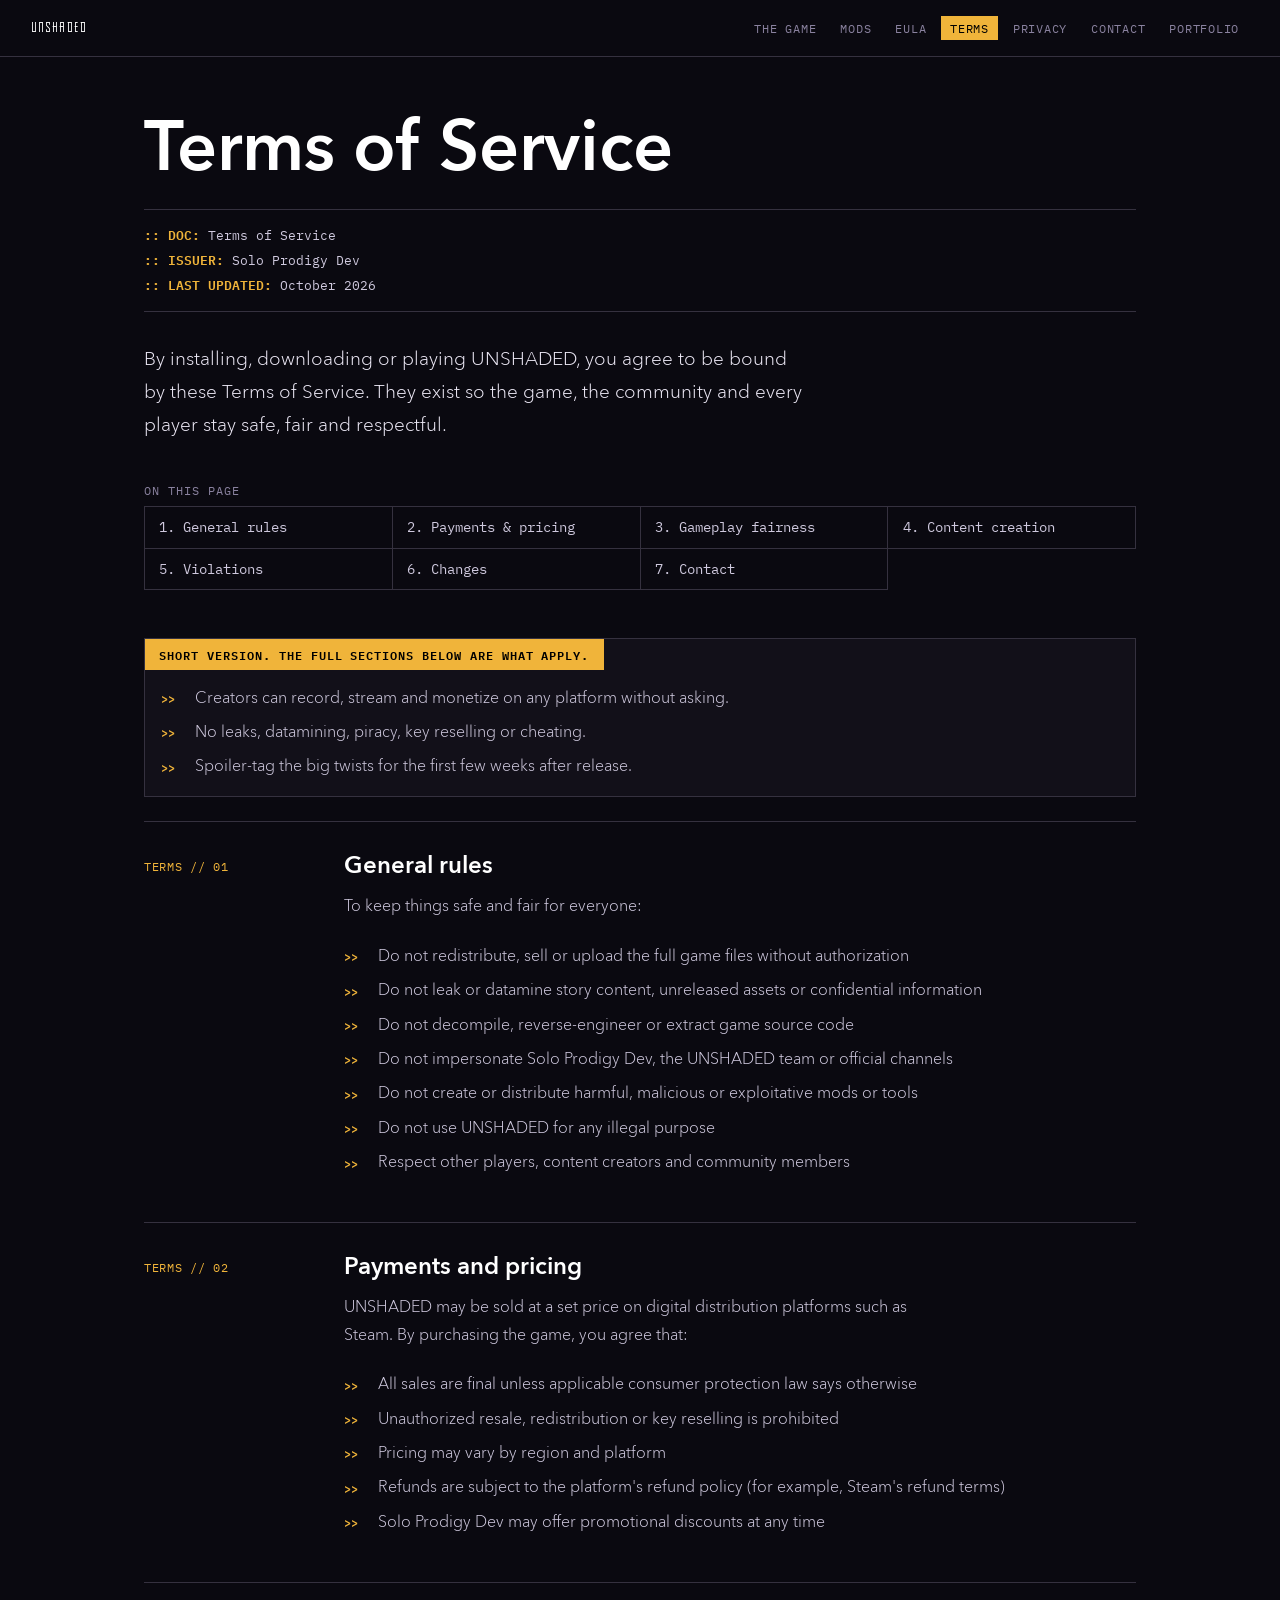
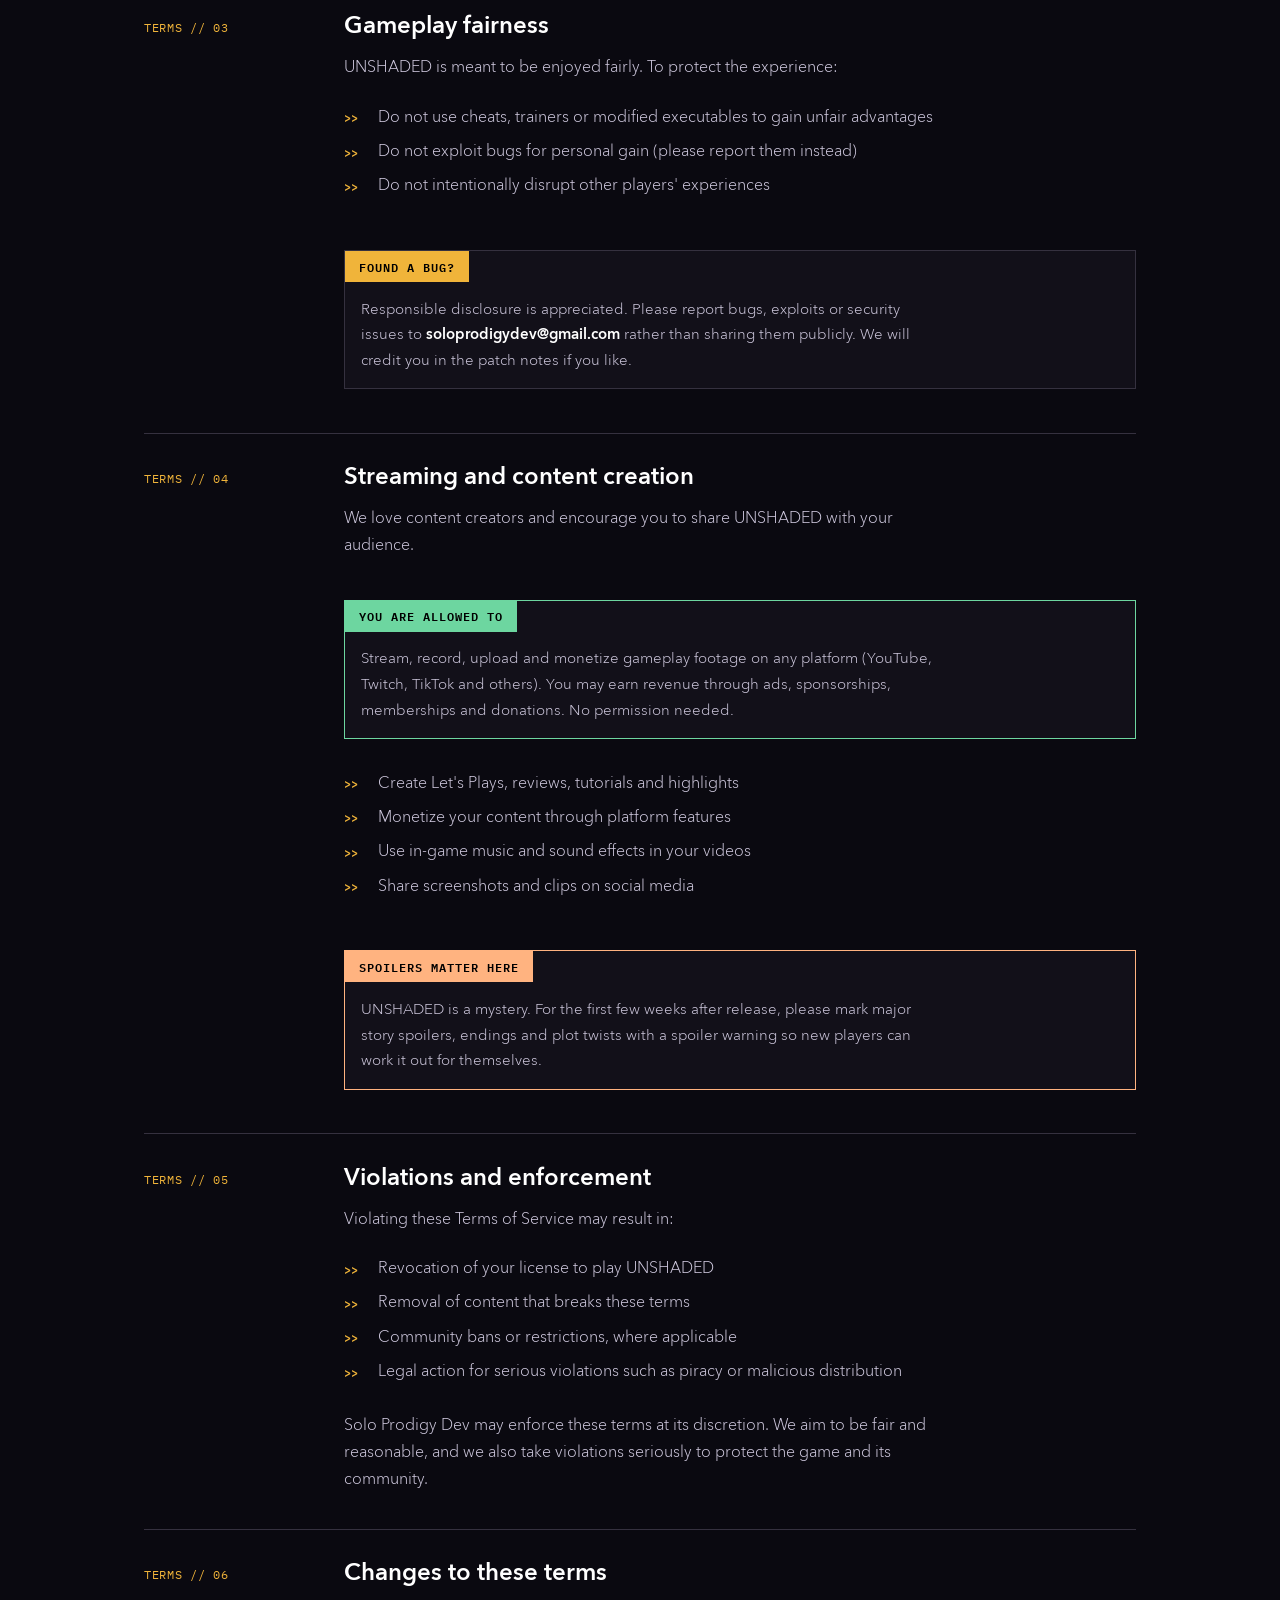
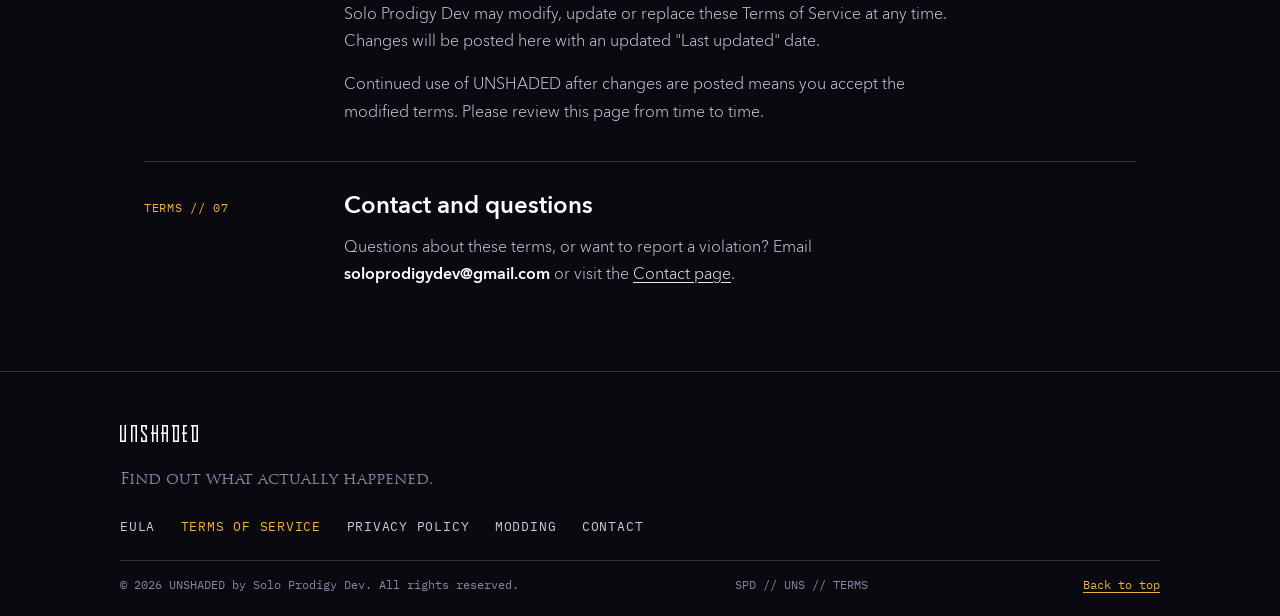
<file: unshaded/terms.html>
<!DOCTYPE html>
<html lang="en" data-t="terms">
<head>
<meta charset="UTF-8">
<meta name="viewport" content="width=device-width, initial-scale=1">
<title>UNSHADED Terms of Service and Creator Rules | Solo Prodigy</title>
<meta name="description" content="Terms of Service for UNSHADED: general rules, pricing, fair play, and how streamers and content creators can record and monetize the game freely.">
<meta name="theme-color" content="#050408">
<meta name="color-scheme" content="dark">
<link rel="icon" href="../logo.png">
<link rel="apple-touch-icon" href="../logo.png">
<link rel="canonical" href="https://soloprodigydev.github.io/unshaded/terms.html">
<meta property="og:type" content="website">
<meta property="og:site_name" content="UNSHADED">
<meta property="og:title" content="UNSHADED Terms of Service and Creator Rules | Solo Prodigy">
<meta property="og:description" content="Terms of Service for UNSHADED: general rules, pricing, fair play, and how streamers and content creators can record and monetize the game freely.">
<meta property="og:url" content="https://soloprodigydev.github.io/unshaded/terms.html">
<meta property="og:image" content="https://soloprodigydev.github.io/unshaded/og.png">
<meta name="twitter:card" content="summary_large_image">
<meta name="twitter:title" content="UNSHADED Terms of Service and Creator Rules | Solo Prodigy">
<meta name="twitter:description" content="Terms of Service for UNSHADED: general rules, pricing, fair play, and how streamers and content creators can record and monetize the game freely.">
<meta name="twitter:image" content="https://soloprodigydev.github.io/unshaded/og.png">

<link rel="stylesheet" href="legal.css">
<script src="legal.js" defer></script>
</head>
<body id="top">
<a class="skip" href="#main">Skip to content</a>
<div id="prog" aria-hidden="true"></div>
<header>
  <a class="brand pix" href="index.html">UNSHADED</a>
  <nav aria-label="Site"><a href="index.html">The Game</a><a href="mods.html">Mods</a><a href="eula.html">EULA</a><a href="terms.html" aria-current="page">Terms</a><a href="privacy.html">Privacy</a><a href="contact.html">Contact</a><a href="../index.html">Portfolio</a></nav>
</header>
<main id="main">
<h1>Terms of Service</h1>
<p class="doc"><b>:: DOC:</b> Terms of Service<br><b>:: ISSUER:</b> Solo Prodigy Dev<br><b>:: LAST UPDATED:</b> October 2026</p>
<p class="lede">By installing, downloading or playing UNSHADED, you agree to be bound by these Terms of Service. They exist so the game, the community and every player stay safe, fair and respectful.</p>
<nav class="qn" aria-label="On this page"><h2>On this page</h2><div><a href="#general">1. General rules</a><a href="#payments">2. Payments &amp; pricing</a><a href="#fairness">3. Gameplay fairness</a><a href="#content">4. Content creation</a><a href="#violations">5. Violations</a><a href="#changes">6. Changes</a><a href="#contact">7. Contact</a></div></nav>
<div class="box"><h2>Short version. The full sections below are what apply.</h2><ul><li>Creators can record, stream and monetize on any platform without asking.</li><li>No leaks, datamining, piracy, key reselling or cheating.</li><li>Spoiler-tag the big twists for the first few weeks after release.</li></ul></div>
<section id="general" data-ref="TERMS // 01"><h2>General rules</h2>
<p>To keep things safe and fair for everyone:</p><ul><li>Do not redistribute, sell or upload the full game files without authorization</li><li>Do not leak or datamine story content, unreleased assets or confidential information</li><li>Do not decompile, reverse-engineer or extract game source code</li><li>Do not impersonate Solo Prodigy Dev, the UNSHADED team or official channels</li><li>Do not create or distribute harmful, malicious or exploitative mods or tools</li><li>Do not use UNSHADED for any illegal purpose</li><li>Respect other players, content creators and community members</li></ul>
</section>
<section id="payments" data-ref="TERMS // 02"><h2>Payments and pricing</h2>
<p>UNSHADED may be sold at a set price on digital distribution platforms such as Steam. By purchasing the game, you agree that:</p><ul><li>All sales are final unless applicable consumer protection law says otherwise</li><li>Unauthorized resale, redistribution or key reselling is prohibited</li><li>Pricing may vary by region and platform</li><li>Refunds are subject to the platform's refund policy (for example, Steam's refund terms)</li><li>Solo Prodigy Dev may offer promotional discounts at any time</li></ul>
</section>
<section id="fairness" data-ref="TERMS // 03"><h2>Gameplay fairness</h2>
<p>UNSHADED is meant to be enjoyed fairly. To protect the experience:</p><ul><li>Do not use cheats, trainers or modified executables to gain unfair advantages</li><li>Do not exploit bugs for personal gain (please report them instead)</li><li>Do not intentionally disrupt other players' experiences</li></ul><div class="box"><h3>Found a bug?</h3><p>Responsible disclosure is appreciated. Please report bugs, exploits or security issues to <strong>soloprodigydev@gmail.com</strong> rather than sharing them publicly. We will credit you in the patch notes if you like.</p></div>
</section>
<section id="content" data-ref="TERMS // 04"><h2>Streaming and content creation</h2>
<p>We love content creators and encourage you to share UNSHADED with your audience.</p><div class="box ok"><h3>You are allowed to</h3><p>Stream, record, upload and monetize gameplay footage on any platform (YouTube, Twitch, TikTok and others). You may earn revenue through ads, sponsorships, memberships and donations. No permission needed.</p></div><ul><li>Create Let's Plays, reviews, tutorials and highlights</li><li>Monetize your content through platform features</li><li>Use in-game music and sound effects in your videos</li><li>Share screenshots and clips on social media</li></ul><div class="box warn"><h3>Spoilers matter here</h3><p>UNSHADED is a mystery. For the first few weeks after release, please mark major story spoilers, endings and plot twists with a spoiler warning so new players can work it out for themselves.</p></div>
</section>
<section id="violations" data-ref="TERMS // 05"><h2>Violations and enforcement</h2>
<p>Violating these Terms of Service may result in:</p><ul><li>Revocation of your license to play UNSHADED</li><li>Removal of content that breaks these terms</li><li>Community bans or restrictions, where applicable</li><li>Legal action for serious violations such as piracy or malicious distribution</li></ul><p>Solo Prodigy Dev may enforce these terms at its discretion. We aim to be fair and reasonable, and we also take violations seriously to protect the game and its community.</p>
</section>
<section id="changes" data-ref="TERMS // 06"><h2>Changes to these terms</h2>
<p>Solo Prodigy Dev may modify, update or replace these Terms of Service at any time. Changes will be posted here with an updated "Last updated" date.</p><p>Continued use of UNSHADED after changes are posted means you accept the modified terms. Please review this page from time to time.</p>
</section>
<section id="contact" data-ref="TERMS // 07"><h2>Contact and questions</h2>
<p>Questions about these terms, or want to report a violation? Email <strong>soloprodigydev@gmail.com</strong> or visit the <a href="contact.html">Contact page</a>.</p>
</section>
</main>
<footer>
  <div class="fwrap">
    <span class="pix fmark">UNSHADED</span>
    <p class="world">Find out what actually happened.</p>
    <nav class="flinks" aria-label="Legal and contact"><a href="eula.html">EULA</a><a href="terms.html" aria-current="page">Terms of Service</a><a href="privacy.html">Privacy Policy</a><a href="mods.html">Modding</a><a href="contact.html">Contact</a></nav>
    <div class="fbase"><span>&copy; 2026 UNSHADED by Solo Prodigy Dev. All rights reserved.</span><span>SPD // UNS // TERMS</span><a href="#top">Back to top</a></div>
  </div>
</footer>
</body>
</html>
</file>
<file: unshaded/legal.css>
/* unshaded support pages. art direction: case file / evidence record.
   flat colour, hard edges, mono record codes. nothing glows, nothing is rounded.
   each page sets <html data-t="..."> to pick its accent */

@font-face{font-family:Avenir;src:local('AvenirNextWorld-Light'),url(../fonts/AvenirNextWorld-Light.woff) format('woff');font-weight:300;font-display:swap}
@font-face{font-family:Avenir;src:local('AvenirNextWorld-Demi'),url(../fonts/AvenirNextWorld-Demi.woff) format('woff');font-weight:600;font-display:swap}
@font-face{font-family:Trajan;src:local('TrajanPro-Regular'),url(../fonts/TrajanPro-Regular.woff) format('woff');font-weight:400;font-display:swap}
@font-face{font-family:Pixelopolis;src:url(../fonts/Pixelopolis_9000.woff) format('woff');font-display:swap}
@font-face{font-family:Plex;src:url(../fonts/IBMPlexMono-Regular.woff) format('woff');font-weight:400;font-display:swap}
@font-face{font-family:Plex;src:url(../fonts/IBMPlexMono-SemiBold.woff) format('woff');font-weight:600;font-display:swap}

:root{
  --bg:#0a0910;
  --panel:#121019;
  --line:#35313f;
  --text:#ece8f5;
  --body:#cfc9de;
  --dim:#8a829f;
  --ok:#6dd6a0;
  --no:#ff8a8a;
  --warn:#ffb380;
  --acc:#8b5cf6;
  --mono:Plex,ui-monospace,monospace;
}
:root[data-t=terms]{--acc:#f0b43a}
:root[data-t=privacy]{--acc:#2fbf86}
:root[data-t=contact]{--acc:#6d8bff}
:root[data-t=mods]{--acc:#e0629a}

*{margin:0;padding:0;box-sizing:border-box}
html{scroll-behavior:smooth;scroll-padding-top:5rem}
body{background:var(--bg);color:var(--text);font:300 16px/1.7 Avenir,'Avenir Next',system-ui,sans-serif;min-height:100vh;display:flex;flex-direction:column}
a{color:var(--text);text-underline-offset:3px}
a:hover{color:var(--acc)}
button{font:inherit;color:inherit;background:none;border:0;cursor:pointer}
:focus-visible{outline:2px solid var(--acc);outline-offset:3px}
strong{font-weight:600;color:#fff}
::selection{background:var(--acc);color:#000}
.pix{font-family:Pixelopolis,monospace;font-weight:400}

.skip{position:fixed;left:1rem;top:-5rem;z-index:300;background:#fff;color:#000;padding:.6rem 1rem}
.skip:focus{top:1rem}
#prog{position:fixed;top:0;left:0;right:0;height:2px;z-index:120;background:var(--acc);transform:scaleX(0);transform-origin:left}

/* header */
header{position:sticky;top:0;z-index:100;display:flex;justify-content:space-between;align-items:center;flex-wrap:wrap;gap:.6rem 2rem;padding:.8rem 2rem;background:var(--bg);border-bottom:1px solid var(--line)}
.brand{font-size:1.1rem;letter-spacing:.12em;color:#fff;text-decoration:none}
.brand:hover{color:var(--acc)}
header nav{display:flex;flex-wrap:wrap;gap:.2rem .4rem}
header nav a{font:400 .78rem var(--mono);text-transform:uppercase;letter-spacing:.06em;color:var(--dim);text-decoration:none;padding:.25rem .55rem}
header nav a:hover{color:#fff}
header nav a[aria-current]{background:var(--acc);color:#000}

/* page */
main{flex:1;width:100%;max-width:1040px;margin:0 auto;padding:3.5rem 1.5rem 3rem}
h1,h2,h3{font-family:Avenir,'Avenir Next',system-ui,sans-serif;font-weight:600}
h1{font-size:clamp(2.4rem,7vw,4.4rem);line-height:1.05;color:#fff;margin-bottom:1.4rem}
h2{font-size:1.5rem;line-height:1.25;color:#fff;margin-bottom:.8rem}

/* the record header under the title: ":: KEY: value" */
.doc{font:400 .8rem/1.9 var(--mono);color:var(--body);margin-bottom:2rem;border-top:1px solid var(--line);border-bottom:1px solid var(--line);padding:.8rem 0}
.doc b{font-weight:600;color:var(--acc)}
.lede{font-size:1.2rem;color:var(--text);max-width:60ch;margin-bottom:2.5rem}

/* table of contents */
.qn{margin-bottom:3rem}
.qn h2{font:400 .78rem var(--mono);text-transform:uppercase;letter-spacing:.08em;color:var(--dim);margin-bottom:.5rem}
.qn div{display:grid;grid-template-columns:repeat(auto-fit,minmax(230px,1fr));border-top:1px solid var(--line);border-left:1px solid var(--line)}
.qn a{font:400 .85rem var(--mono);color:var(--body);text-decoration:none;padding:.7rem .9rem;border-right:1px solid var(--line);border-bottom:1px solid var(--line)}
.qn a:hover,.qn a.on{background:var(--acc);color:#000}

/* sections: record code on the left, text on the right */
section{display:grid;grid-template-columns:11rem minmax(0,1fr);gap:0 1.5rem;border-top:1px solid var(--line);padding:1.8rem 0 1.2rem}
section::before{content:attr(data-ref);font:400 .75rem var(--mono);letter-spacing:.06em;color:var(--acc);padding-top:.55rem}
section>*{grid-column:2}
section p{margin-bottom:1rem;color:var(--body);max-width:68ch}
ul{list-style:none;margin:.4rem 0 1.2rem}
li{position:relative;padding-left:2.1rem;margin-bottom:.45rem;color:var(--body)}
li::before{content:">>";position:absolute;left:0;top:.3em;font:600 .72rem var(--mono);color:var(--acc)}

/* boxes: a coloured tab on a plain frame */
.box,.card{border:1px solid var(--line);background:var(--panel);margin:1.5rem 0}
.box h2,.card h2,.box h3,.card h3{display:inline-block;background:var(--acc);color:#000;font:600 .75rem var(--mono);text-transform:uppercase;letter-spacing:.08em;padding:.35rem .9rem;margin:0}
.box p,.card p{padding:.9rem 1rem;margin:0;font-size:.95rem;color:var(--body)}
.box ul,.card ul{padding:.9rem 1rem .5rem;margin:0}
.ok{border-color:var(--ok)}.ok h2,.ok h3{background:var(--ok)}.ok li::before{color:var(--ok)}
.no{border-color:var(--no)}.no h2,.no h3{background:var(--no)}.no li::before{color:var(--no)}
.warn{border-color:var(--warn)}.warn h2,.warn h3{background:var(--warn)}
.grid{display:grid;grid-template-columns:repeat(auto-fit,minmax(280px,1fr));gap:1rem;margin:0 0 3rem}
.grid .card{margin:0}

/* contact + buttons */
.email{display:inline-block;font:400 clamp(1rem,3.4vw,1.4rem) var(--mono);color:#fff;border:1px solid var(--acc);padding:1rem 1.5rem;margin:.4rem 0;word-break:break-all}
.email:hover{background:var(--acc);color:#000}
.email.copied{background:var(--ok);border-color:var(--ok);color:#000}
.hint{font:400 .78rem var(--mono);color:var(--dim)}
.hint.ok{color:var(--ok)}
.btns{display:flex;flex-wrap:wrap;gap:.7rem;margin-top:1.2rem}
.btn{display:inline-block;font:400 .8rem var(--mono);text-transform:uppercase;letter-spacing:.06em;text-decoration:none;padding:.8rem 1.3rem;border:1px solid var(--acc);color:#fff}
.btn:hover,.btn.primary{background:var(--acc);color:#000}
.btn.primary:hover{background:#fff;border-color:#fff}

/* footer */
footer{border-top:1px solid var(--line);padding:2.2rem 1.5rem 1.5rem;color:var(--dim)}
.fwrap{max-width:1040px;margin:0 auto}
.fmark{display:block;font-size:2rem;color:#fff;letter-spacing:.08em}
.world{font-family:Trajan,Georgia,serif;color:var(--dim);margin:.3rem 0 1.5rem}
.flinks{display:flex;flex-wrap:wrap;gap:.3rem 1.6rem;margin-bottom:1.6rem}
.flinks a{font:400 .8rem var(--mono);text-transform:uppercase;letter-spacing:.06em;color:var(--body);text-decoration:none}
.flinks a:hover,.flinks a[aria-current]{color:var(--acc)}
.fbase{display:flex;flex-wrap:wrap;justify-content:space-between;gap:.4rem 2rem;padding-top:1rem;border-top:1px solid var(--line);font:400 .74rem var(--mono)}
.fbase a{color:var(--acc)}

@media(max-width:700px){
  header{padding:.7rem 1rem}
  main{padding-top:2rem}
  section{grid-template-columns:1fr}
  section>*{grid-column:1}
  section::before{padding:0 0 .4rem}
}
@media(prefers-reduced-motion:reduce){html{scroll-behavior:auto}}
</file>
